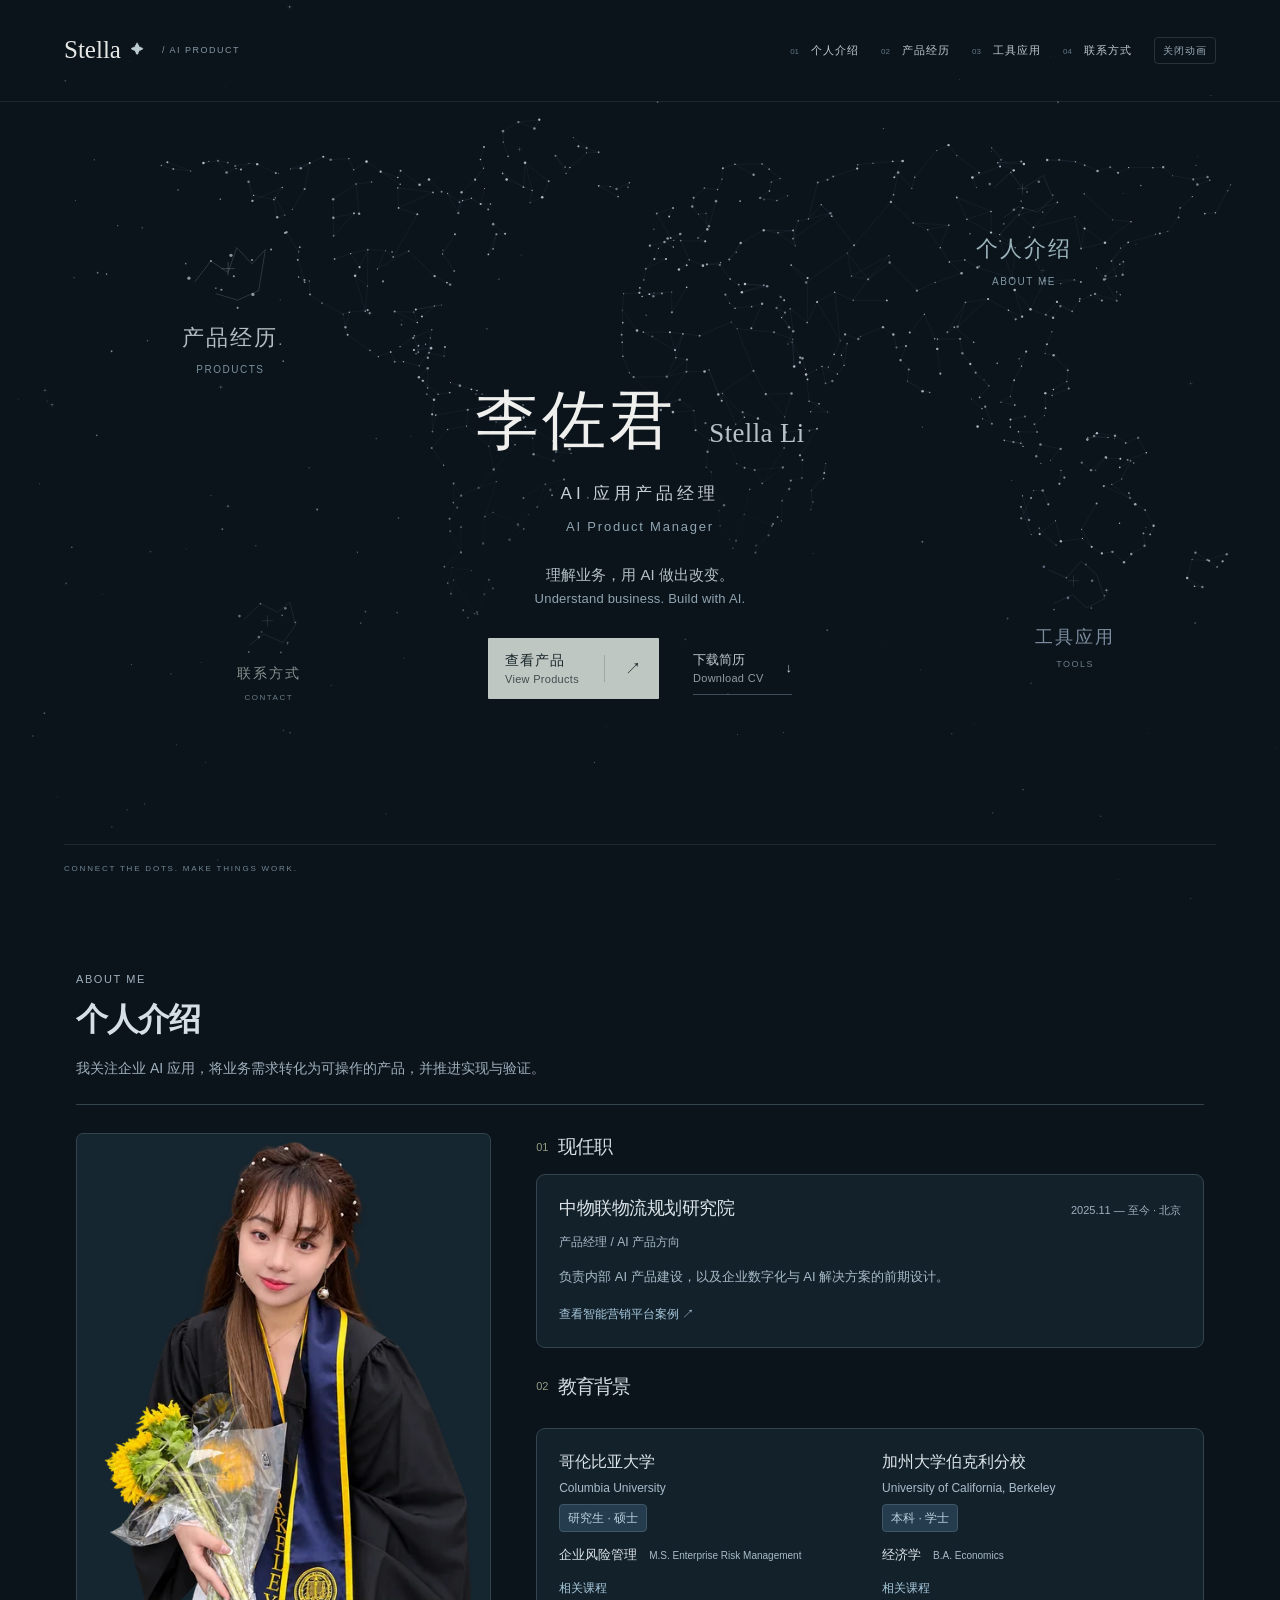
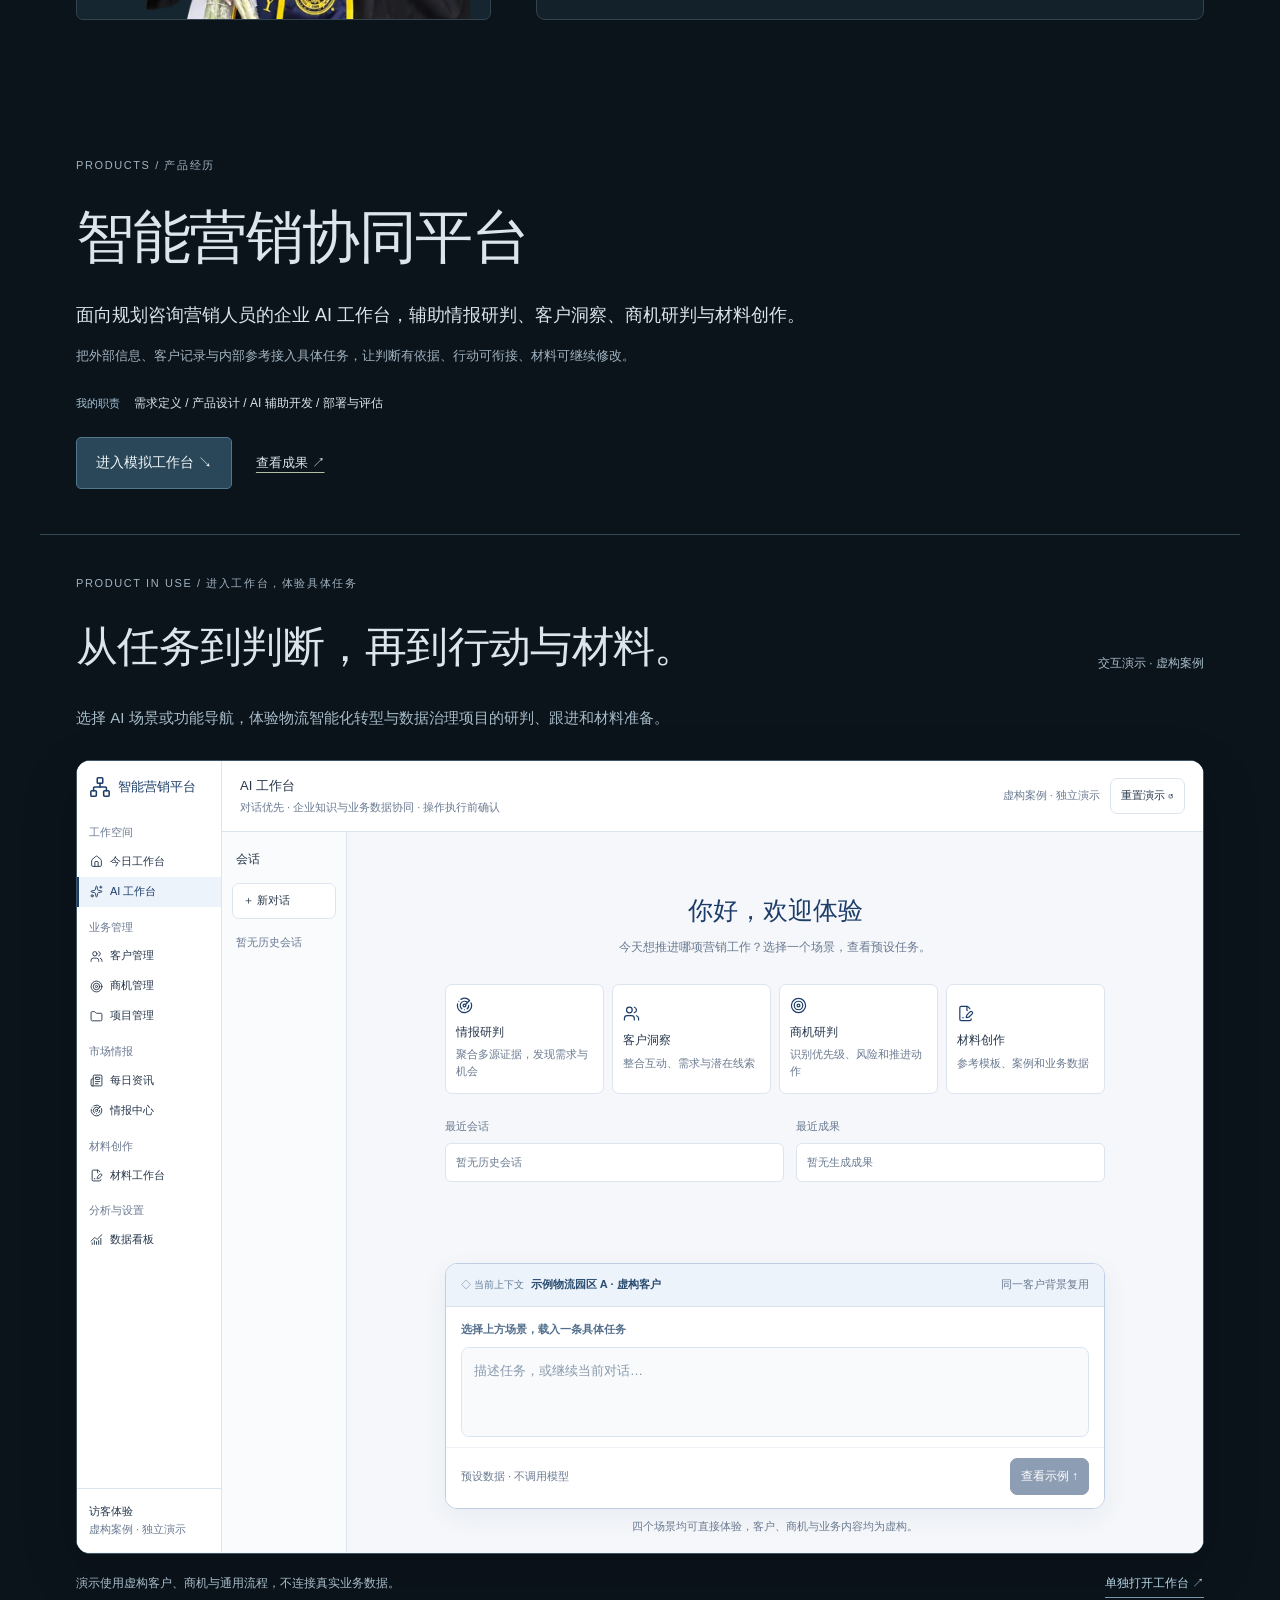
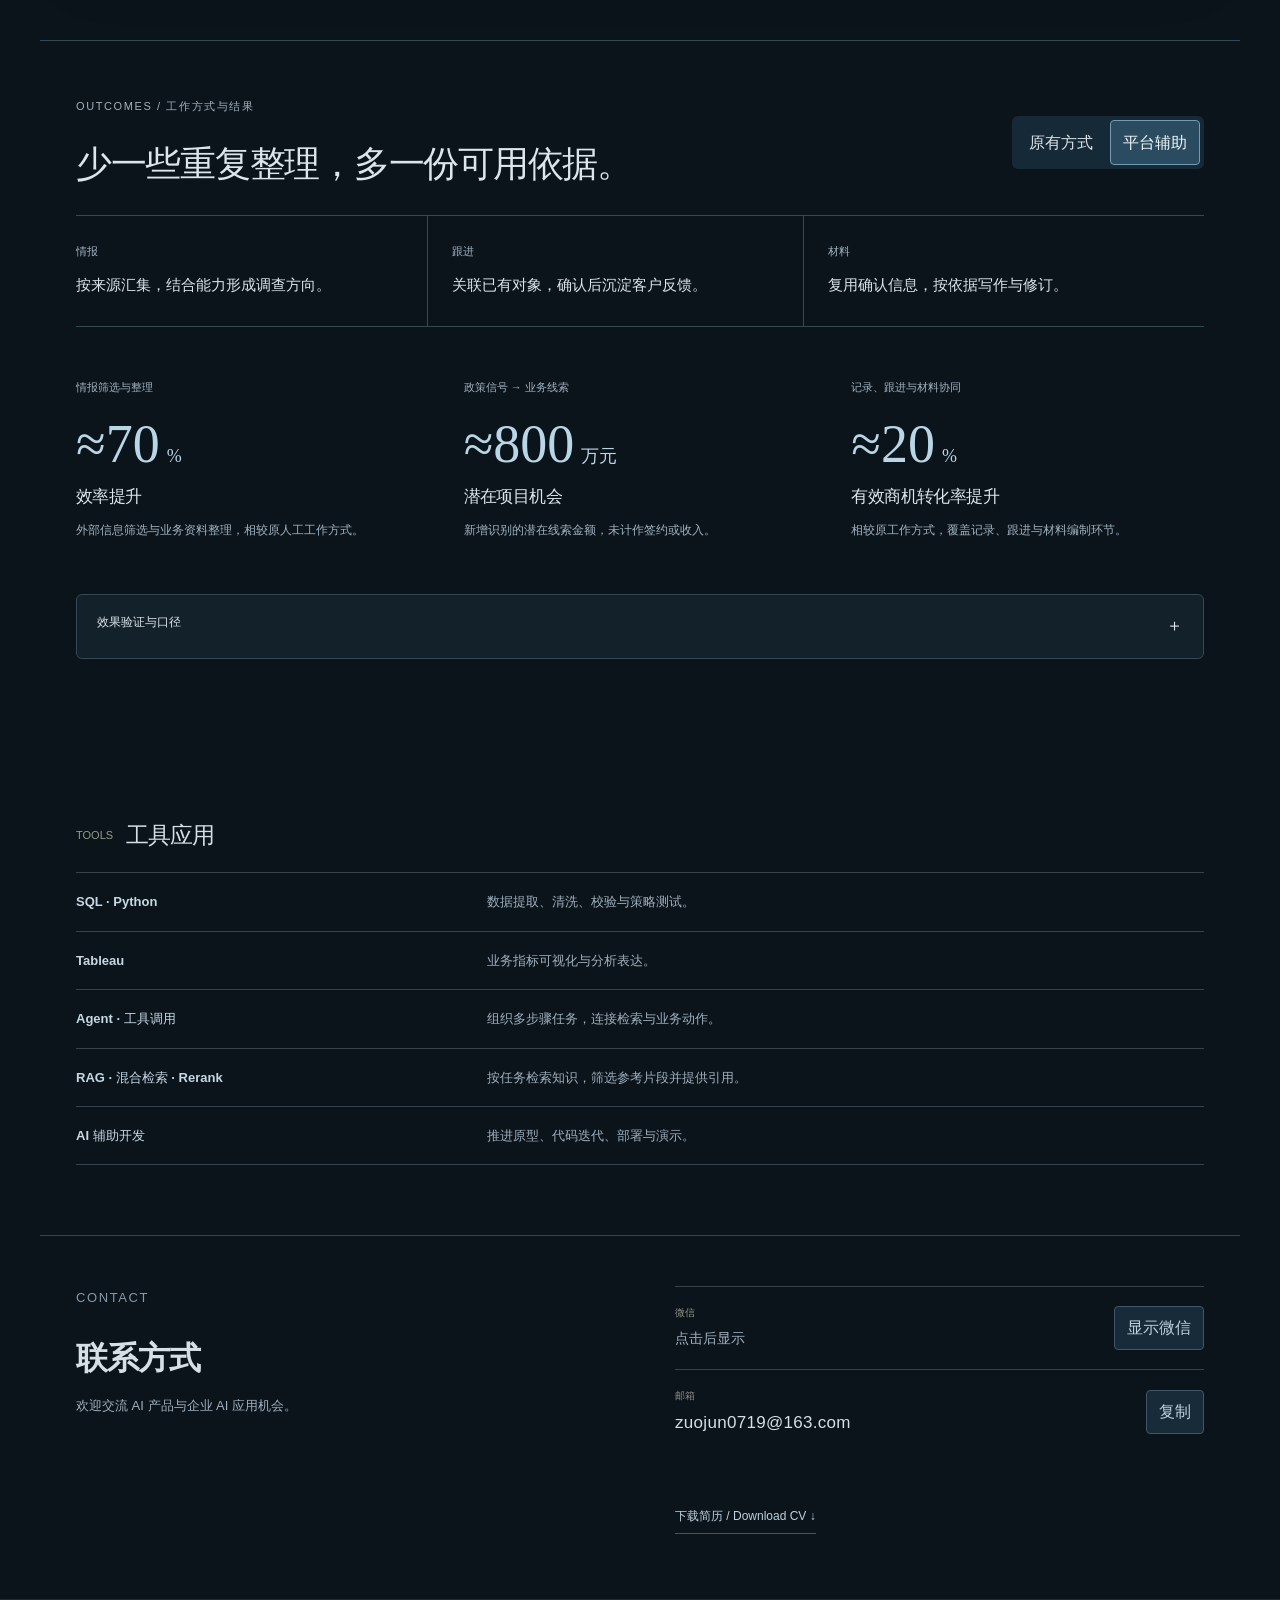
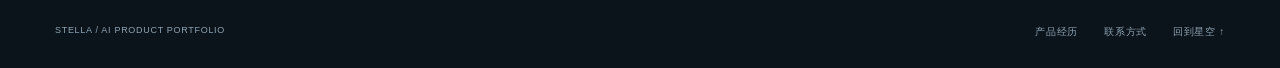
<file: index.html>
<!DOCTYPE html>

<html lang="zh-CN"><head><meta charset="utf-8"/><meta content="width=device-width,initial-scale=1" name="viewport"/><meta content="李佐君 Stella 的 AI 产品作品集。了解我的背景、产品思考与智能营销协同平台实践。" name="description"/><title>李佐君 Stella · AI 产品作品集</title><link href="data:image/svg+xml,%3Csvg xmlns='http://www.w3.org/2000/svg' viewBox='0 0 100 100'%3E%3Crect width='100' height='100' rx='25' fill='%23152536'/%3E%3Ctext x='50' y='68' text-anchor='middle' font-size='65' fill='%23d1f288'%3ES%3C/text%3E%3C/svg%3E" rel="icon"/><link href="style.css?v=9beb73ac87fb" rel="stylesheet"/><link href="theme.css?v=da8f5f14aa8b" rel="stylesheet"/><link href="case-study.css?v=1e0384e856d8" rel="stylesheet"/><link href="profile.css?v=ec96cf6f4427" rel="stylesheet"/><link href="star-cover.css?v=66c2914ac2a7" rel="stylesheet"/><link href="mist-theme.css?v=0a12998b5a14" rel="stylesheet"/><link href="single-page.css?v=70b857f5098d" rel="stylesheet"/><link href="portfolio-workbench.css?v=da43f4b7c517" rel="stylesheet"/></head>
<body class="cover-page star-home single-page"><a class="sky-skip" href="#main">跳转至主要内容</a><div aria-hidden="true" class="star-layer"><canvas id="world-stars"></canvas></div><main id="main"><div class="night-stage" id="night-stage"><header class="sky-header"><button aria-label="Stella 标识：查看 S 星座彩蛋" class="sky-brand" id="constellation-mark"><span>Stella</span><i aria-hidden="true">✦</i><small>/ AI PRODUCT</small></button><nav aria-label="首页导航"><a href="#about-me"><span>01</span> 个人介绍</a><a href="#case"><span>02</span> 产品经历</a><a href="#tools"><span>03</span> 工具应用</a><a href="#contact"><span>04</span> 联系方式</a></nav></header><section aria-label="世界星图封面" class="sky-hero"><div class="sky-copy"><h1>李佐君 <span>Stella Li</span></h1><p class="sky-role">AI 应用产品经理<span lang="en">AI Product Manager</span></p><div class="sky-intro"><p>理解业务，用 AI 做出改变。<span lang="en">Understand business. Build with AI.</span></p></div><div class="sky-actions"><a class="sky-primary" href="#case"><strong class="action-copy">查看产品<small lang="en">View Products</small></strong><span>↗</span></a><a class="sky-resume" download="李佐君-中文简历_产品经理.pdf" href="assets/stella-product-manager-resume.pdf?v=6448fec37224"><strong class="action-copy">下载简历<small lang="en">Download CV</small></strong><span>↓</span></a></div></div><nav aria-label="探索个人作品集" class="star-portals"><a aria-label="联系方式" class="star-portal portal-career portal-contact" href="#contact"><svg aria-hidden="true" class="portal-starmap" viewbox="0 0 100 90"><path d="M18 35 L39 15 L61 26 L77 13 L84 43 L68 65 L43 54 L24 69"></path><circle cx="18" cy="35" r="1.7" style="--scatter-x:-6px;--scatter-y:-4px"></circle><circle cx="39" cy="15" r="1.1" style="--scatter-x:0px;--scatter-y:0px"></circle><circle cx="61" cy="26" r="1.1" style="--scatter-x:6px;--scatter-y:4px"></circle><circle cx="77" cy="13" r="1.7" style="--scatter-x:-6px;--scatter-y:8px"></circle><circle cx="84" cy="43" r="1.1" style="--scatter-x:0px;--scatter-y:-4px"></circle><circle cx="68" cy="65" r="1.1" style="--scatter-x:6px;--scatter-y:0px"></circle><circle cx="43" cy="54" r="1.7" style="--scatter-x:-6px;--scatter-y:4px"></circle><circle cx="24" cy="69" r="1.1" style="--scatter-x:0px;--scatter-y:8px"></circle><path class="portal-spark" d="M48 30v14M41 37h14"></path></svg><span class="portal-label"><b>联系方式</b><small>CONTACT</small></span><span aria-hidden="true" class="portal-enter">↗</span></a><a aria-label="产品经历" class="star-portal portal-projects" href="#case"><svg aria-hidden="true" class="portal-starmap" viewbox="0 0 100 90"><path d="M13 51 L30 29 L48 41 L57 15 L73 32 L87 17 L80 60 L58 70 L35 63"></path><circle cx="13" cy="51" r="1.7" style="--scatter-x:-6px;--scatter-y:-4px"></circle><circle cx="30" cy="29" r="1.1" style="--scatter-x:0px;--scatter-y:0px"></circle><circle cx="48" cy="41" r="1.1" style="--scatter-x:6px;--scatter-y:4px"></circle><circle cx="57" cy="15" r="1.7" style="--scatter-x:-6px;--scatter-y:8px"></circle><circle cx="73" cy="32" r="1.1" style="--scatter-x:0px;--scatter-y:-4px"></circle><circle cx="87" cy="17" r="1.1" style="--scatter-x:6px;--scatter-y:0px"></circle><circle cx="80" cy="60" r="1.7" style="--scatter-x:-6px;--scatter-y:4px"></circle><circle cx="58" cy="70" r="1.1" style="--scatter-x:0px;--scatter-y:8px"></circle><circle cx="35" cy="63" r="1.1" style="--scatter-x:6px;--scatter-y:-4px"></circle><path class="portal-spark" d="M48 30v14M41 37h14"></path></svg><span class="portal-label"><b>产品经历</b><small>PRODUCTS</small></span><span aria-hidden="true" class="portal-enter">↗</span></a><a aria-label="工具应用" class="star-portal portal-tools" href="#tools"><svg aria-hidden="true" class="portal-starmap" viewbox="0 0 100 90"><path d="M16 23 L39 33 L58 12 L78 29 L88 60 L65 72 L47 55 L23 66"></path><circle cx="16" cy="23" r="1.7" style="--scatter-x:-6px;--scatter-y:-4px"></circle><circle cx="39" cy="33" r="1.1" style="--scatter-x:0px;--scatter-y:0px"></circle><circle cx="58" cy="12" r="1.1" style="--scatter-x:6px;--scatter-y:4px"></circle><circle cx="78" cy="29" r="1.7" style="--scatter-x:-6px;--scatter-y:8px"></circle><circle cx="88" cy="60" r="1.1" style="--scatter-x:0px;--scatter-y:-4px"></circle><circle cx="65" cy="72" r="1.1" style="--scatter-x:6px;--scatter-y:0px"></circle><circle cx="47" cy="55" r="1.7" style="--scatter-x:-6px;--scatter-y:4px"></circle><circle cx="23" cy="66" r="1.1" style="--scatter-x:0px;--scatter-y:8px"></circle><path class="portal-spark" d="M48 30v14M41 37h14"></path></svg><span class="portal-label"><b>工具应用</b><small>TOOLS</small></span><span aria-hidden="true" class="portal-enter">↗</span></a><a aria-label="个人介绍" class="star-portal portal-capabilities portal-personal" href="#about-me"><svg aria-hidden="true" class="portal-starmap" viewbox="0 0 100 90"><path d="M12 35 L33 16 L48 37 L75 20 L87 49 L68 67 L43 60 L24 74"></path><circle cx="12" cy="35" r="1.7" style="--scatter-x:-6px;--scatter-y:-4px"></circle><circle cx="33" cy="16" r="1.1" style="--scatter-x:0px;--scatter-y:0px"></circle><circle cx="48" cy="37" r="1.1" style="--scatter-x:6px;--scatter-y:4px"></circle><circle cx="75" cy="20" r="1.7" style="--scatter-x:-6px;--scatter-y:8px"></circle><circle cx="87" cy="49" r="1.1" style="--scatter-x:0px;--scatter-y:-4px"></circle><circle cx="68" cy="67" r="1.1" style="--scatter-x:6px;--scatter-y:0px"></circle><circle cx="43" cy="60" r="1.7" style="--scatter-x:-6px;--scatter-y:4px"></circle><circle cx="24" cy="74" r="1.1" style="--scatter-x:0px;--scatter-y:8px"></circle><path class="portal-spark" d="M48 30v14M41 37h14"></path></svg><span class="portal-label"><b>个人介绍</b><small>ABOUT ME</small></span><span aria-hidden="true" class="portal-enter">↗</span></a></nav><div class="sky-bottom"><span>CONNECT THE DOTS. MAKE THINGS WORK.</span></div><p aria-live="polite" class="sr-only" id="sky-status" role="status"></p><p aria-hidden="true" class="sky-touch-hint">轻触星空，发现关联</p></section></div><section aria-label="个人介绍" class="single-profile" id="about-me"><div class="wrap profile-pages single-profile-wrap"><section id="career"><div class="detail-heading about-profile-heading"><p class="eyebrow">ABOUT ME</p><h2>个人介绍</h2><p class="about-profile-intro">我关注企业 AI 应用，将业务需求转化为可操作的产品，并推进实现与验证。</p></div><div class="about-profile-layout"><figure class="about-profile-portrait"><picture><source sizes="(max-width: 360px) 270px, (max-width: 700px) 340px, (max-width: 950px) 35vw, 460px" srcset="assets/stella-portrait-480.webp 480w, assets/stella-portrait-960.webp 960w" type="image/webp"/><img alt="李佐君的毕业照，身穿毕业礼服、手持花束" decoding="async" height="1448" loading="lazy" src="assets/stella-portrait.png" width="1086"/></picture></figure><div class="about-profile-copy"><section class="detail-section"><div class="detail-section-heading"><span>01</span><h2>现任职</h2></div><article class="career-record"><div class="record-heading"><h3>中物联物流规划研究院</h3><span>2025.11 — 至今 · 北京</span></div><p class="record-role">产品经理 / AI 产品方向</p><p>负责内部 AI 产品建设，以及企业数字化与 AI 解决方案的前期设计。</p><a class="inline-link" href="#case">查看智能营销平台案例 ↗</a></article></section><section class="detail-section"><div class="detail-section-heading"><span>02</span><h2>教育背景</h2></div><div class="education education-details"><article class="education-item"><div class="education-school"><b>哥伦比亚大学</b><span class="school-english" lang="en">Columbia University</span><em>研究生 · 硕士</em></div><div class="education-degree"><b>企业风险管理</b><small>M.S. Enterprise Risk Management</small></div><details class="course-details"><summary>相关课程</summary><p>运营风险管理 · 量化风险管理 · 战略风险管理</p></details></article><article class="education-item"><div class="education-school"><b>加州大学伯克利分校</b><span class="school-english" lang="en">University of California, Berkeley</span><em>本科 · 学士</em></div><div class="education-degree"><b>经济学</b><small>B.A. Economics</small></div><details class="course-details"><summary>相关课程</summary><p>数据科学基础 · 统计 · 计量经济学</p></details></article></div></section></div></div></section></div></section><section aria-label="产品经历：智能营销协同平台" class="product-case inline-project"><section class="wrap result-hero" id="case">
<div class="hero-copy"><p class="eyebrow">PRODUCTS / 产品经历</p><h1>智能营销协同平台</h1><p class="hero-definition">面向规划咨询营销人员的企业 AI 工作台，辅助情报研判、客户洞察、商机研判与材料创作。</p><p class="hero-value">把外部信息、客户记录与内部参考接入具体任务，让判断有依据、行动可衔接、材料可继续修改。</p><div class="role-strip"><small>我的职责</small><span>需求定义 / 产品设计 / AI 辅助开发 / 部署与评估</span></div><div class="actions"><a class="solid" data-start-demo="" href="#experience">进入模拟工作台 ↘</a><a class="quiet-link" href="#impact">查看成果 ↗</a></div></div>
</section><section aria-labelledby="workbench-title" class="wrap demo-section workbench-section" id="experience"><div class="section-heading"><div><p class="eyebrow">PRODUCT IN USE / 进入工作台，体验具体任务</p><h2 id="workbench-title">从任务到判断，再到行动与材料。</h2></div><span class="local-demo-tag">交互演示 · 虚构案例</span></div><p class="experience-intro">选择 AI 场景或功能导航，体验物流智能化转型与数据治理项目的研判、跟进和材料准备。</p><div class="workbench-frame-wrap" id="demo-shell"><iframe height="820" id="platform-demo-frame" loading="lazy" sandbox="allow-scripts allow-same-origin" src="platform-demo.html?v=461e683803c9" title="智能营销协同平台模拟工作台：九个可操作模块"></iframe></div><div class="workbench-footnote"><span>演示使用虚构客户、商机与通用流程，不连接真实业务数据。</span><a href="platform-demo.html?v=461e683803c9" rel="noopener" target="_blank">单独打开工作台 ↗</a></div><noscript><p>启用 JavaScript 后可切换模拟模块，也可<a href="platform-demo.html?v=461e683803c9">单独打开演示</a>。</p></noscript></section><section class="wrap impact-section" id="impact"><div class="section-heading"><div><p class="eyebrow">OUTCOMES / 工作方式与结果</p><h2>少一些重复整理，多一份可用依据。</h2></div><div aria-label="工作方式" class="comparison-toggle" role="group"><button aria-pressed="false" id="before-mode">原有方式</button><button aria-pressed="true" id="after-mode">平台辅助</button></div></div><div class="work-comparison" id="work-comparison"><div><span>情报</span><p>按来源汇集，结合能力形成调查方向。</p></div><div><span>跟进</span><p>关联已有对象，确认后沉淀客户反馈。</p></div><div><span>材料</span><p>复用确认信息，按依据写作与修订。</p></div></div><div class="metrics"><article><small>情报筛选与整理</small><strong>≈70<span>%</span></strong><h3>效率提升</h3><p>外部信息筛选与业务资料整理，相较原人工工作方式。</p></article><article><small>政策信号 → 业务线索</small><strong>≈800<span>万元</span></strong><h3>潜在项目机会</h3><p>新增识别的潜在线索金额，未计作签约或收入。</p></article><article><small>记录、跟进与材料协同</small><strong>≈20<span>%</span></strong><h3>有效商机转化率提升</h3><p>相较原工作方式，覆盖记录、跟进与材料编制环节。</p></article></div><details><summary>效果验证与口径 <span>＋</span></summary><p>70% 为情报筛选与整理的效率提升，不换算为耗时下降；20% 为转化率增幅，不改写为百分点。以上为项目整体结果，未将结果归因于单一 AI 功能。</p><p>围绕任务完成度、信息准确性、产物可用性及业务效率检查；对创建意图、同名客户复用、上下文传递维护回归用例。</p></details></section></section><section aria-label="工具应用" class="single-profile single-tools"><div class="wrap profile-pages single-profile-wrap"><section class="compact-tools" id="tools"><div class="detail-section-heading"><span>TOOLS</span><h2>工具应用</h2></div><dl><div><dt>SQL · Python</dt><dd>数据提取、清洗、校验与策略测试。</dd></div><div><dt>Tableau</dt><dd>业务指标可视化与分析表达。</dd></div><div><dt>Agent · 工具调用</dt><dd>组织多步骤任务，连接检索与业务动作。</dd></div><div><dt>RAG · 混合检索 · Rerank</dt><dd>按任务检索知识，筛选参考片段并提供引用。</dd></div><div><dt>AI 辅助开发</dt><dd>推进原型、代码迭代、部署与演示。</dd></div></dl></section></div></section><section class="single-contact wrap" id="contact"><div><p class="eyebrow">CONTACT</p><h2>联系方式</h2><p>欢迎交流 AI 产品与企业 AI 应用机会。</p></div><div class="single-contact-options"><div class="contact-row"><div><small>微信</small><b hidden="" id="wechat-value">stellaaa000</b><span class="contact-placeholder" id="wechat-placeholder">点击后显示</span></div><button aria-controls="wechat-value" aria-expanded="false" aria-label="显示微信号" class="copy-contact" data-reveal-wechat="" type="button">显示微信</button></div><div class="contact-row"><div><small>邮箱</small><a href="mailto:zuojun0719@163.com">zuojun0719@163.com</a></div><button aria-label="复制邮箱地址" class="copy-contact" data-copy="zuojun0719@163.com" type="button">复制</button></div><p aria-live="polite" id="contact-status" role="status"></p><a class="single-resume" download="李佐君-中文简历_产品经理.pdf" href="assets/stella-product-manager-resume.pdf?v=6448fec37224">下载简历 / Download CV ↓</a></div></section></main><footer class="home-footer"><span>STELLA / AI PRODUCT PORTFOLIO</span><div><a href="#case">产品经历</a><a href="#contact">联系方式</a><a href="#main">回到星空 ↑</a></div></footer><script src="motion.js?v=b510bfff6115"></script><script src="star-cover.js?v=d45c13686f21"></script><script src="single-page.js?v=c5982d43eb2a"></script><script src="portfolio-workbench.js?v=d80e7a63f87a"></script></body></html>
</file>
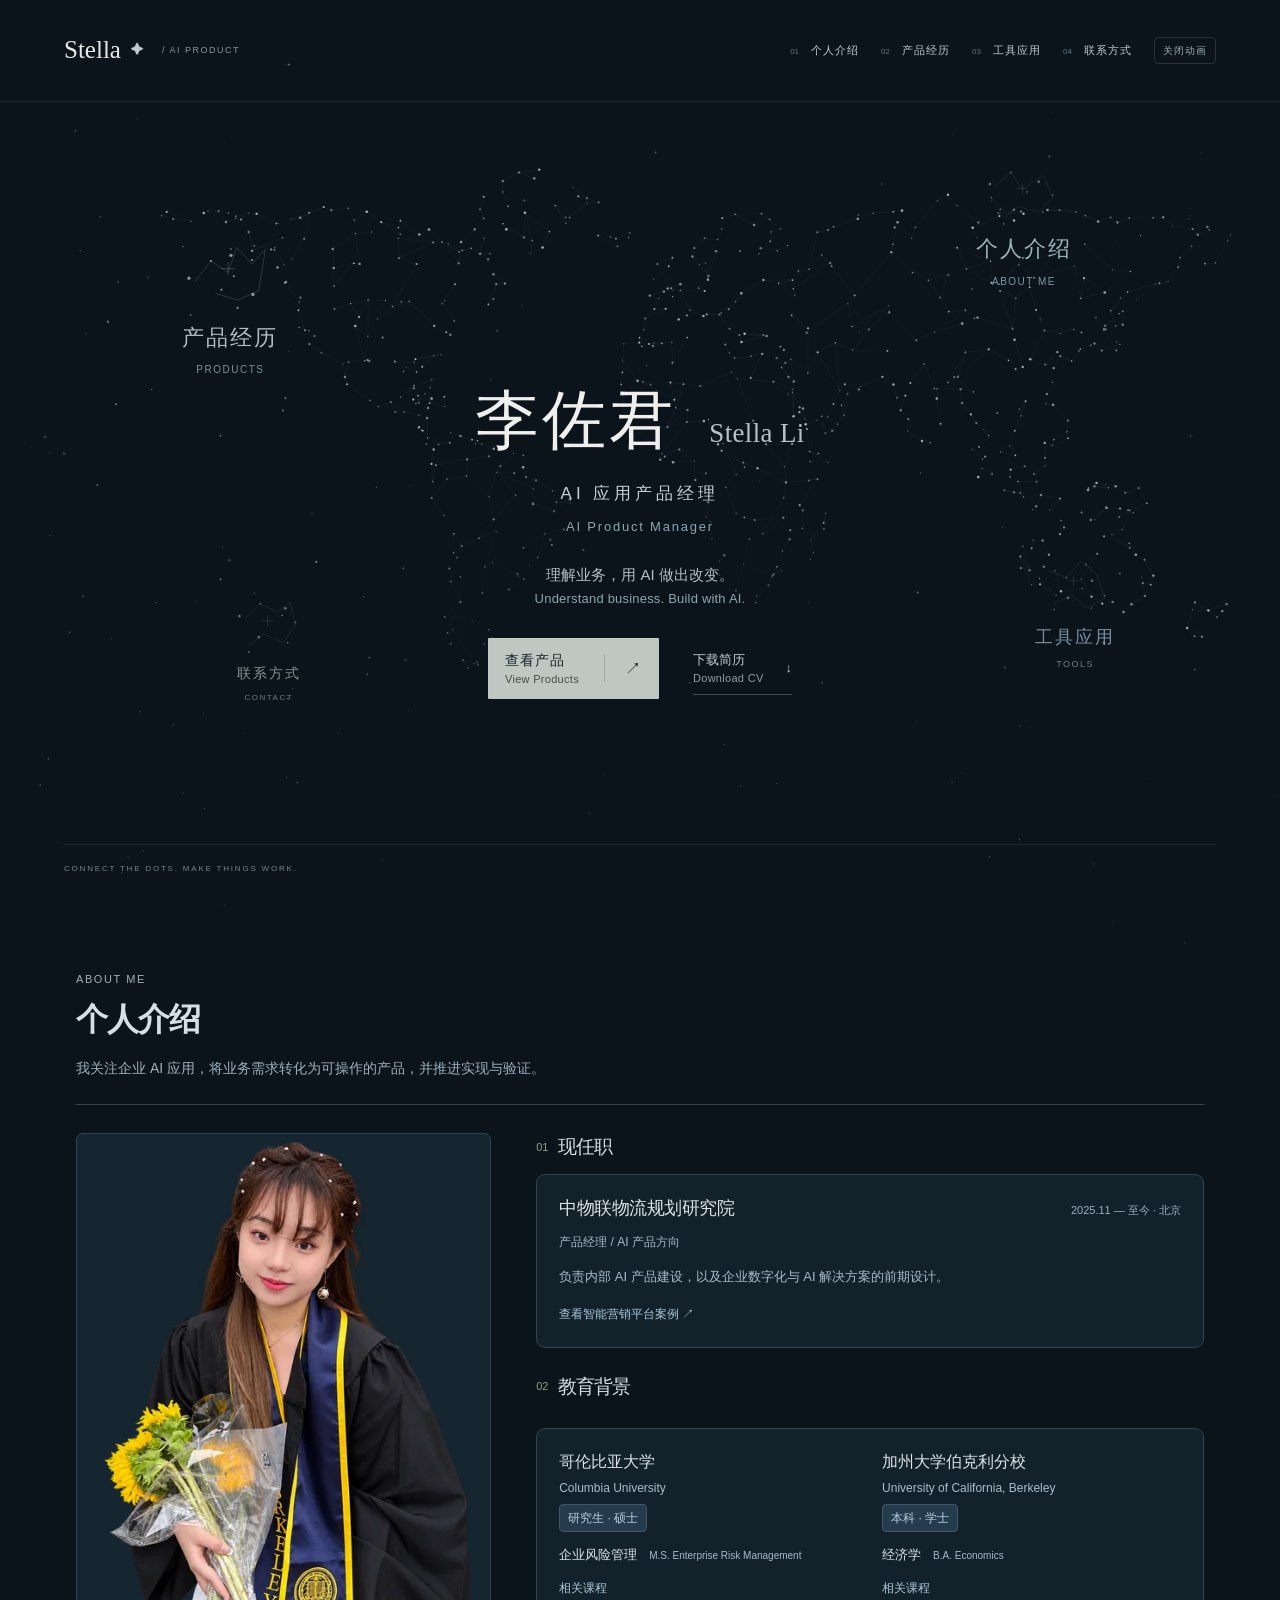
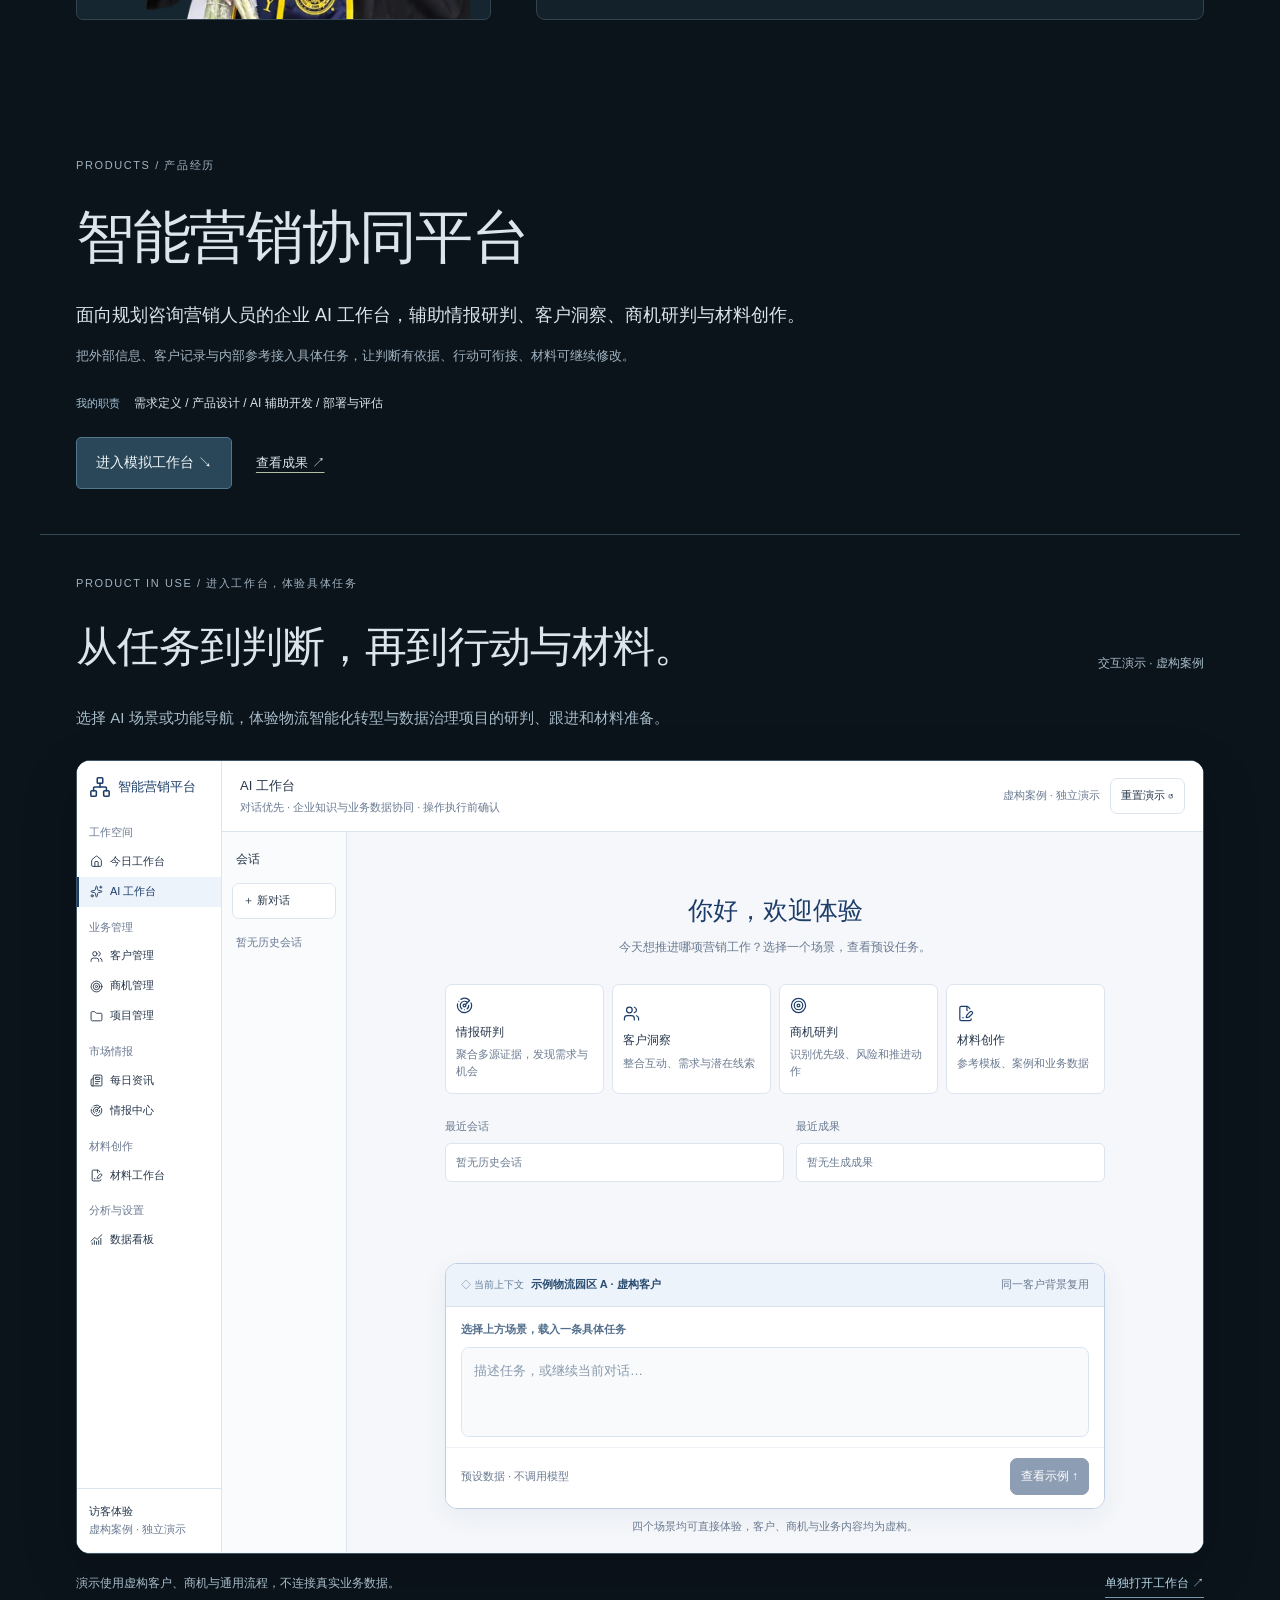
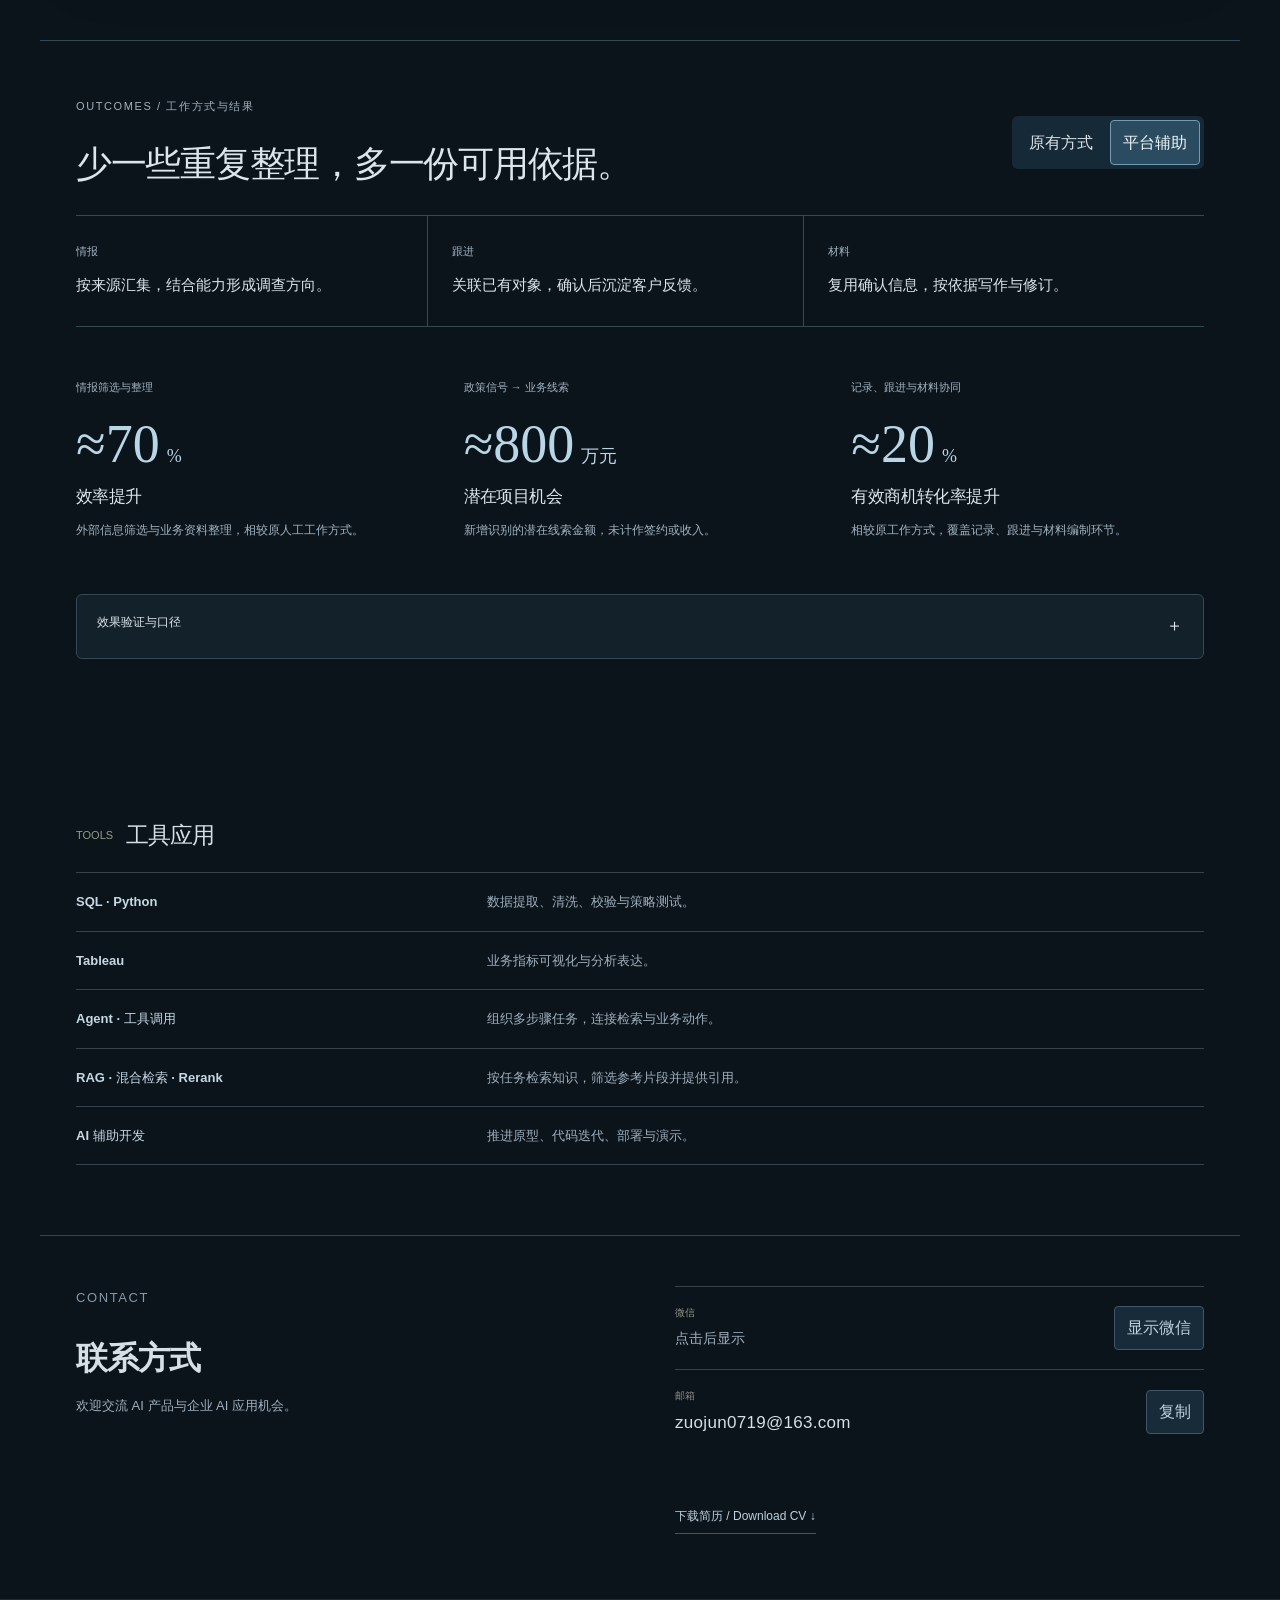
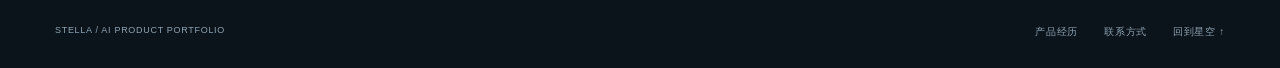
<file: about.html>
<!doctype html><html lang="zh-CN"><head><meta charset="UTF-8"><meta name="viewport" content="width=device-width,initial-scale=1"><meta http-equiv="refresh" content="0;url=index.html#career"><title>履历背景｜李佐君 Stella</title><link rel="canonical" href="index.html#career"></head><body><a href="index.html#career">查看履历背景 ↗</a></body></html>
</file>
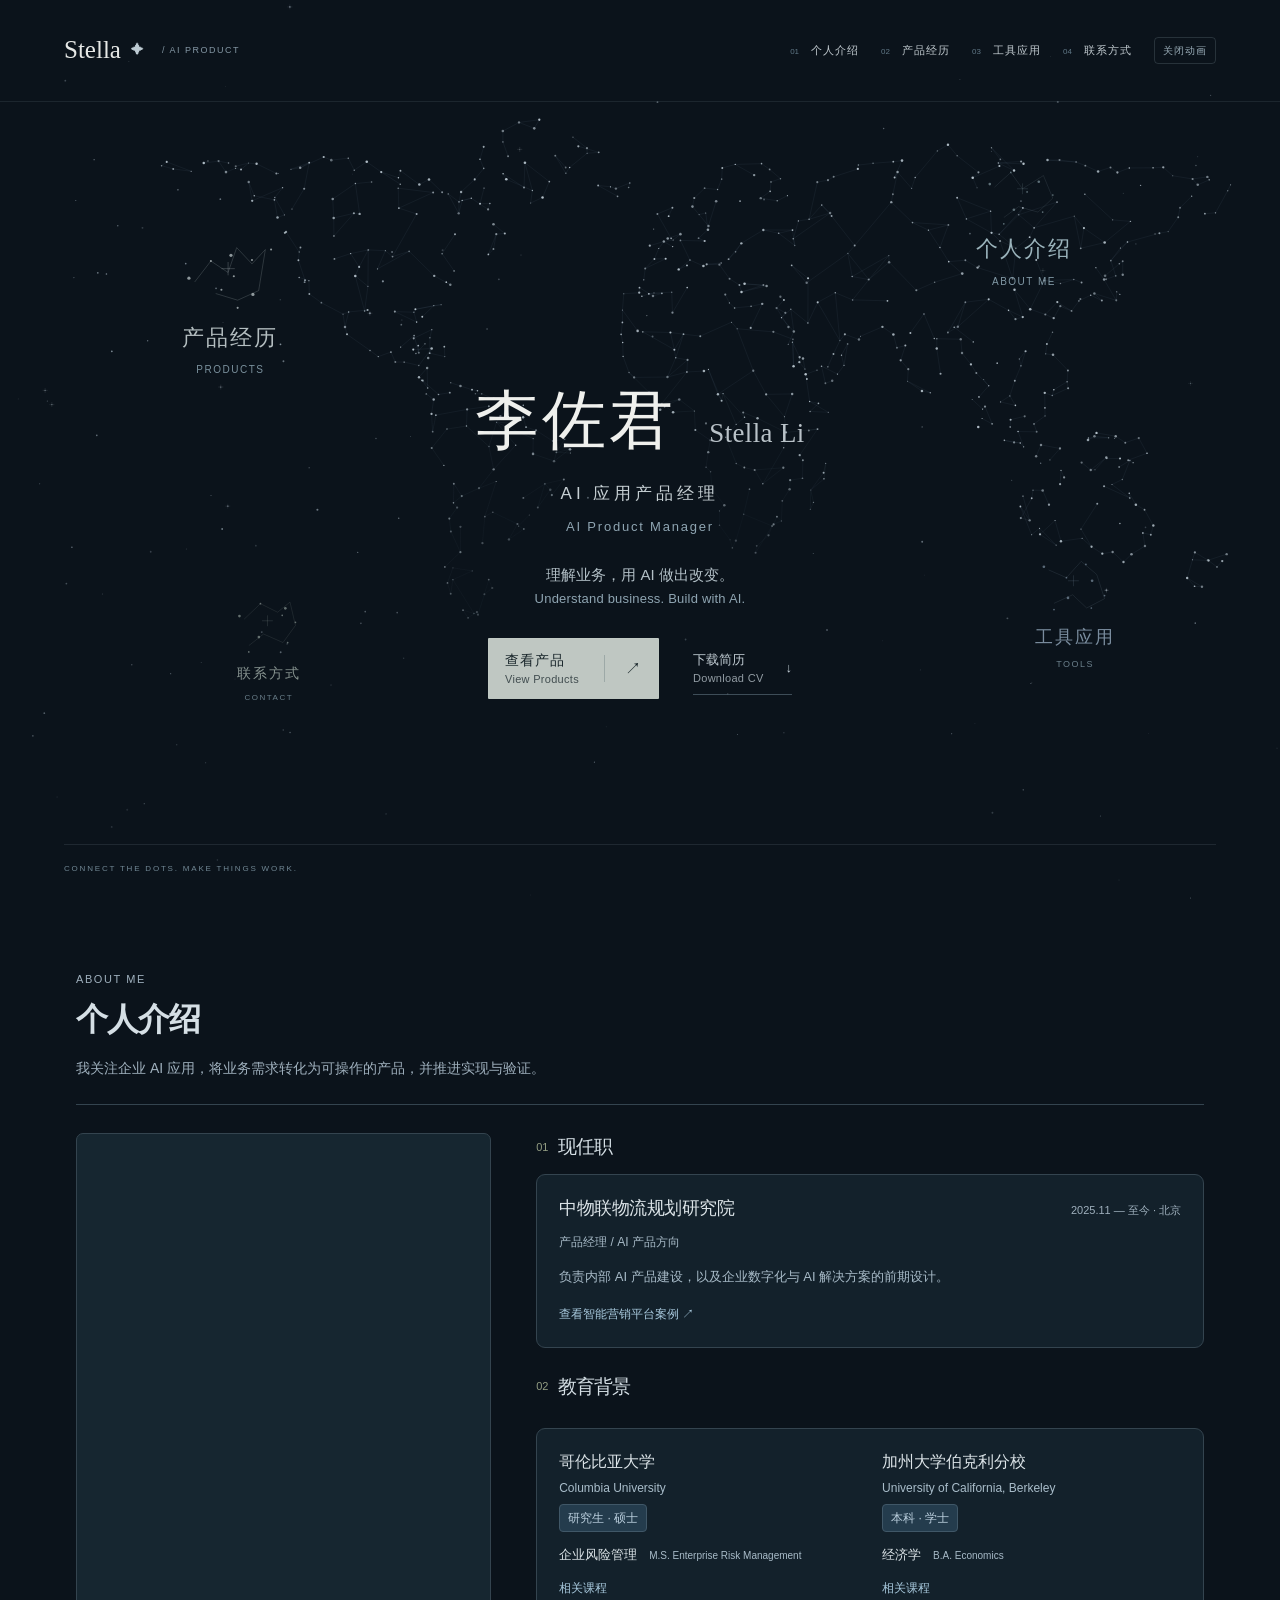
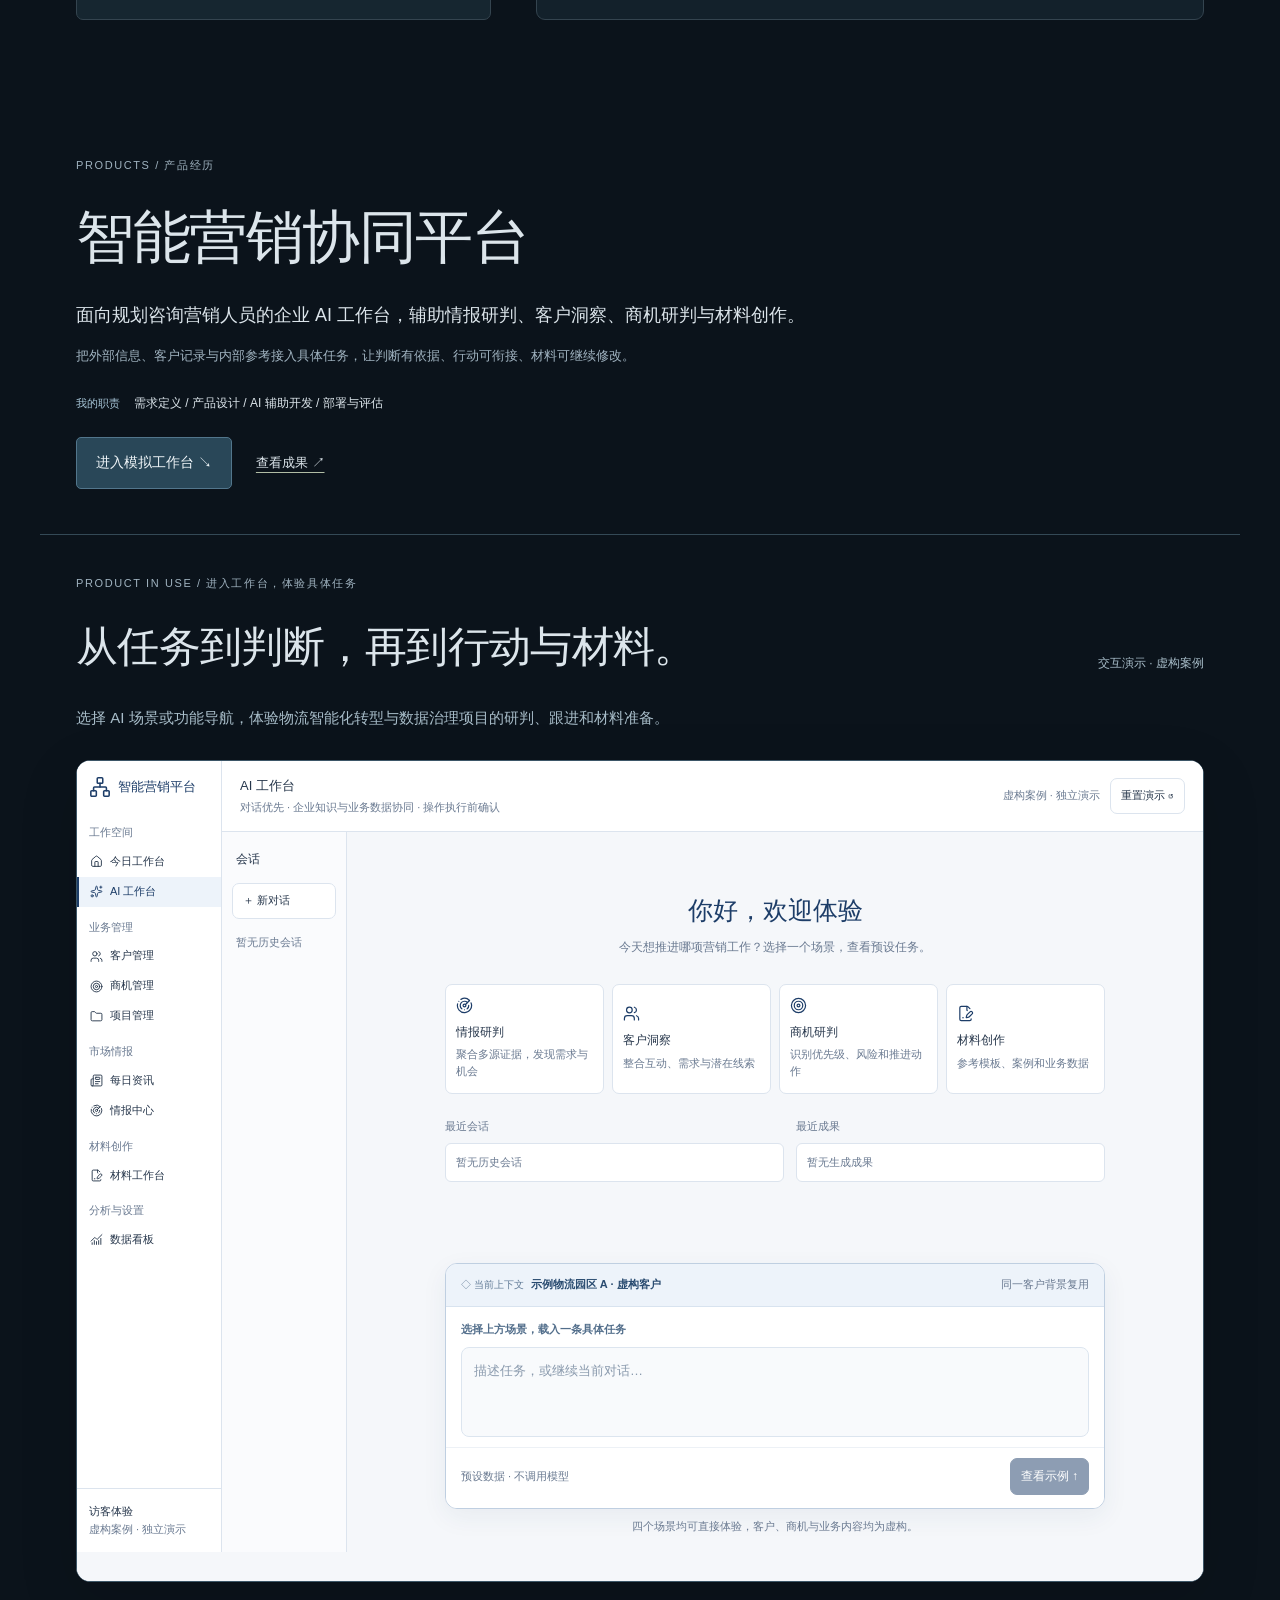
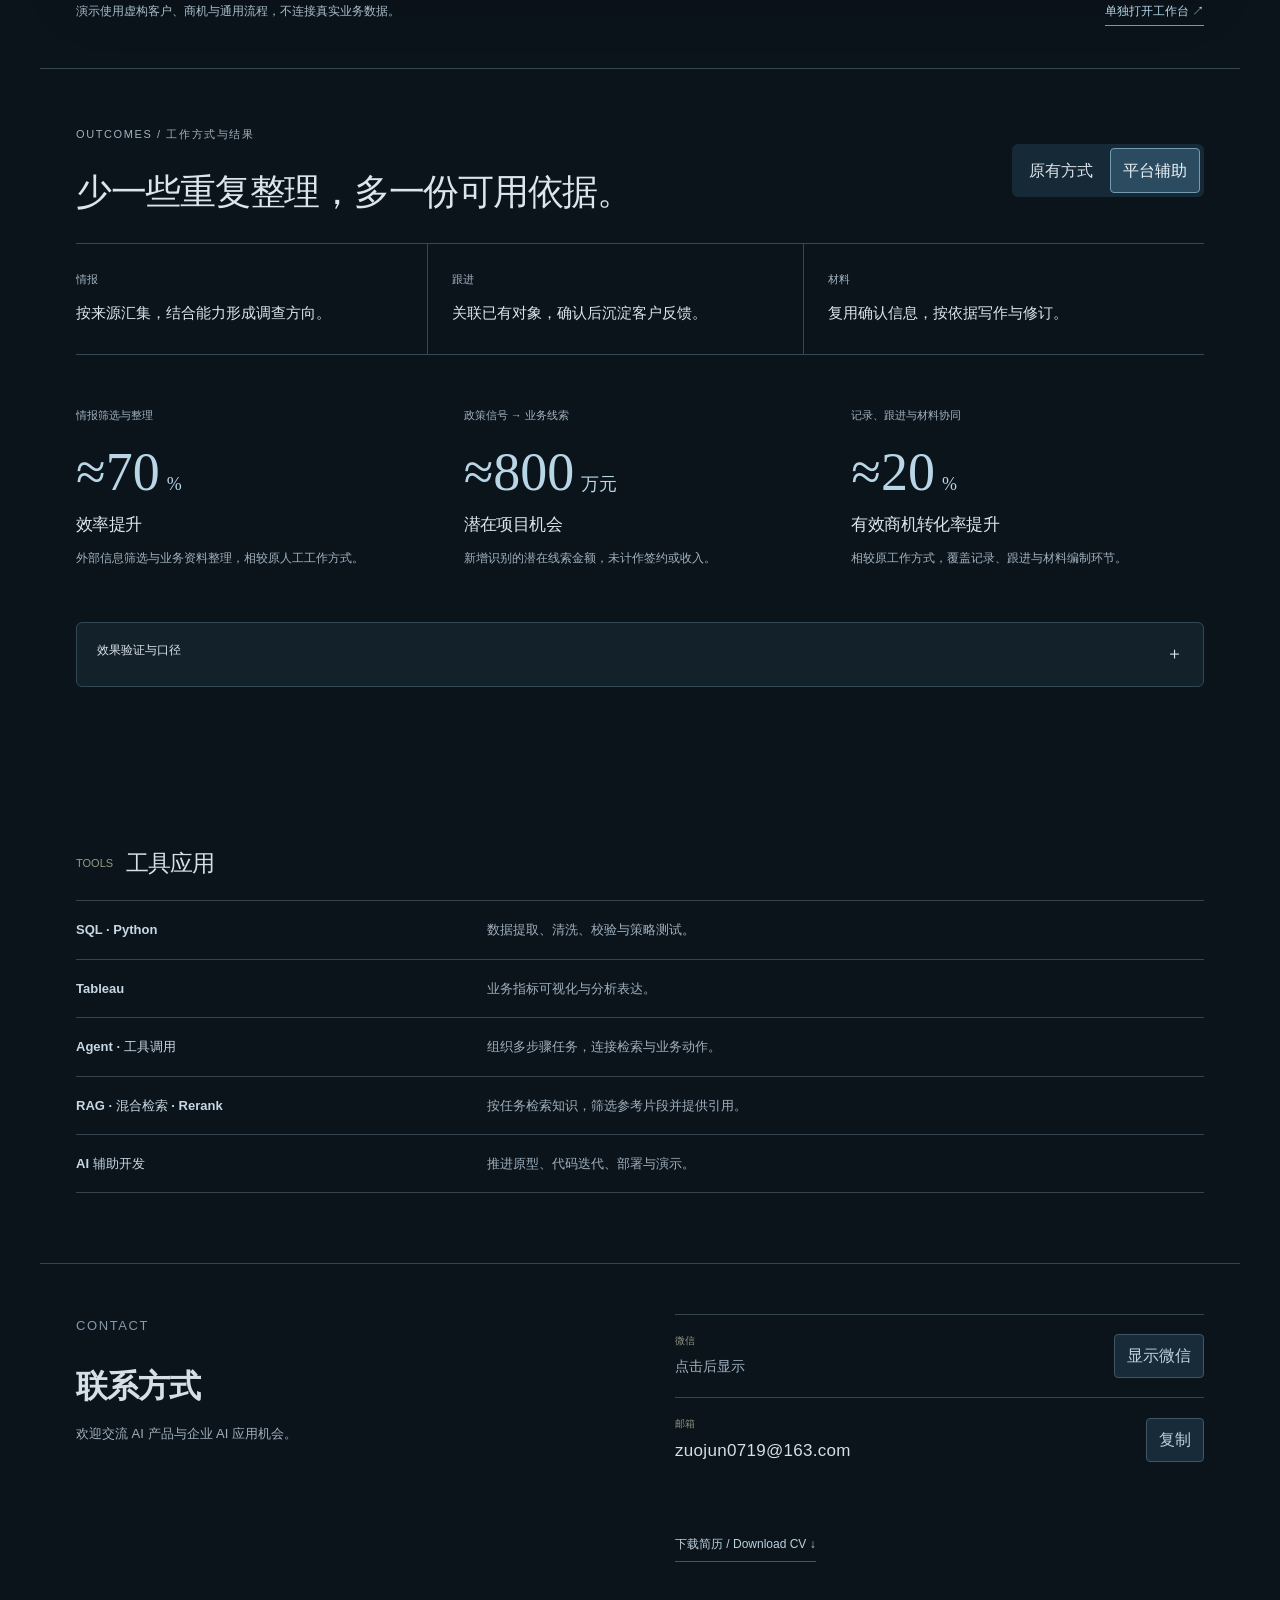
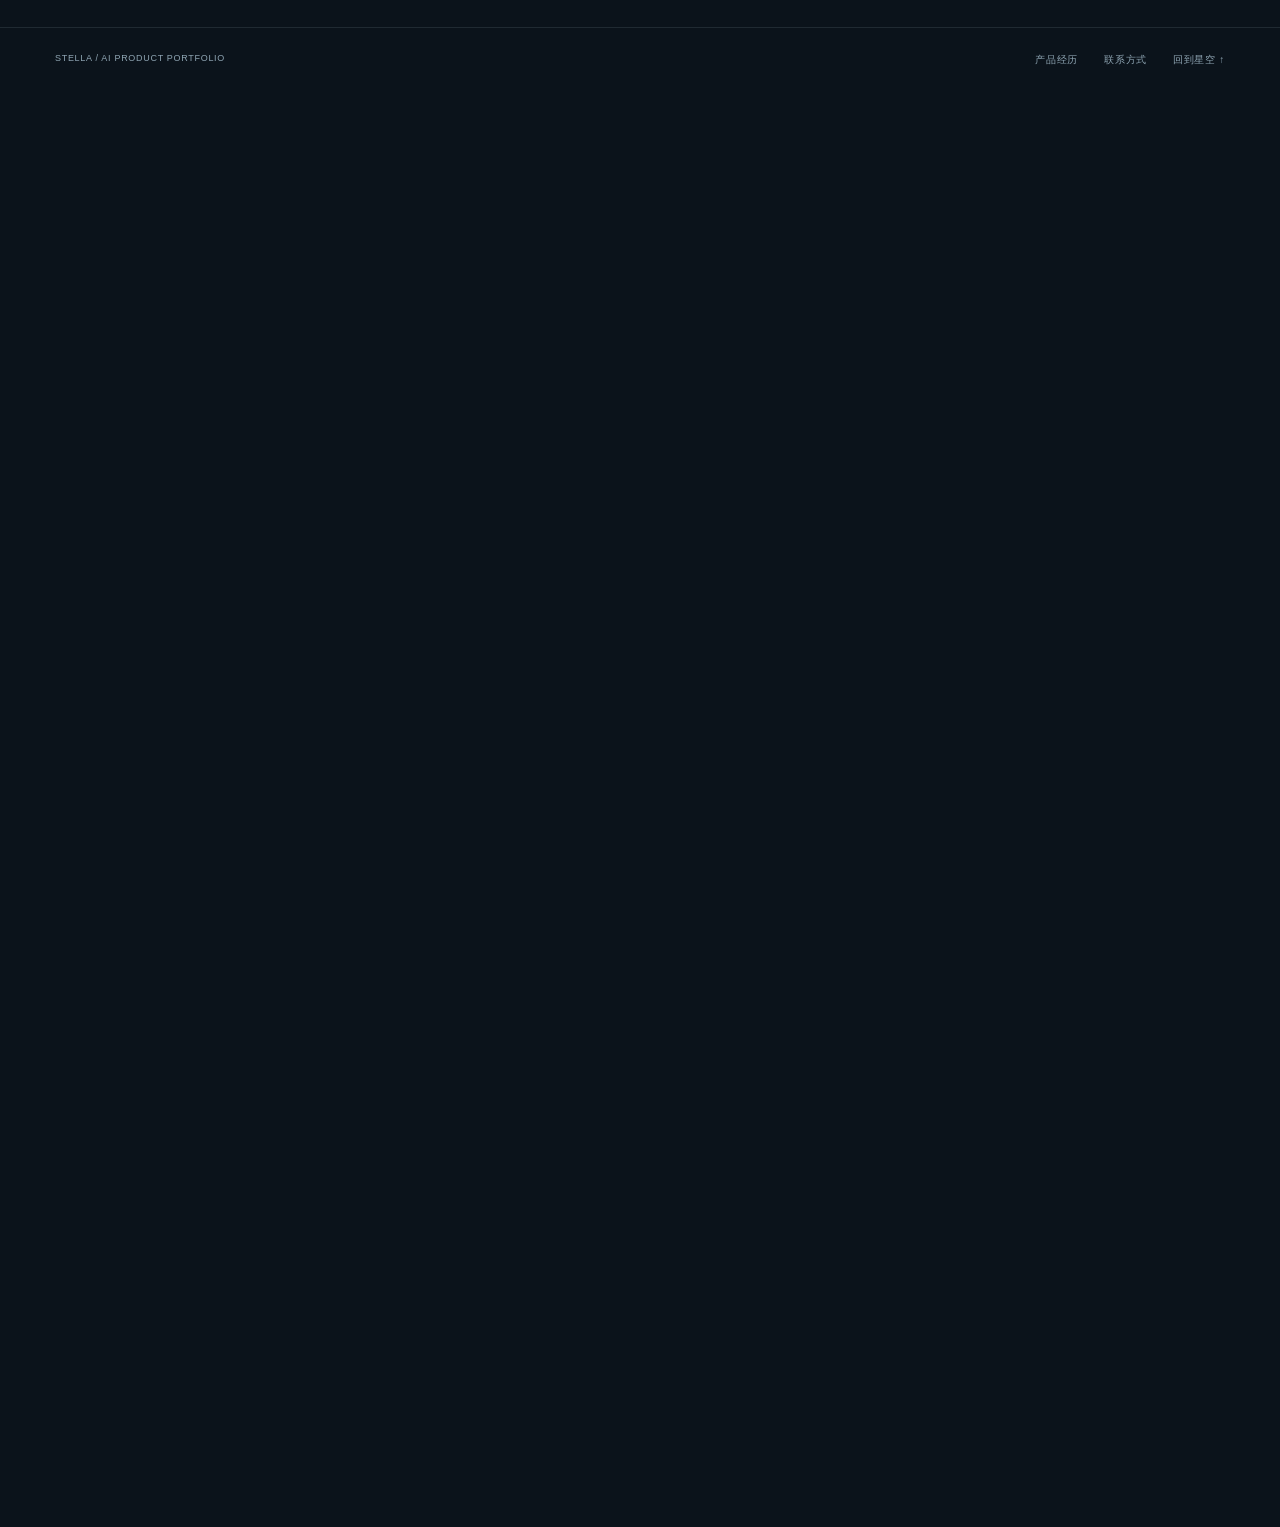
<file: capabilities.html>
<!doctype html><html lang="zh-CN"><head><meta charset="UTF-8"><meta name="viewport" content="width=device-width,initial-scale=1"><meta http-equiv="refresh" content="0;url=index.html#tools"><title>工具与应用｜李佐君 Stella</title><link rel="canonical" href="index.html#tools"></head><body><a href="index.html#tools">查看工具与应用 ↗</a></body></html>
</file>
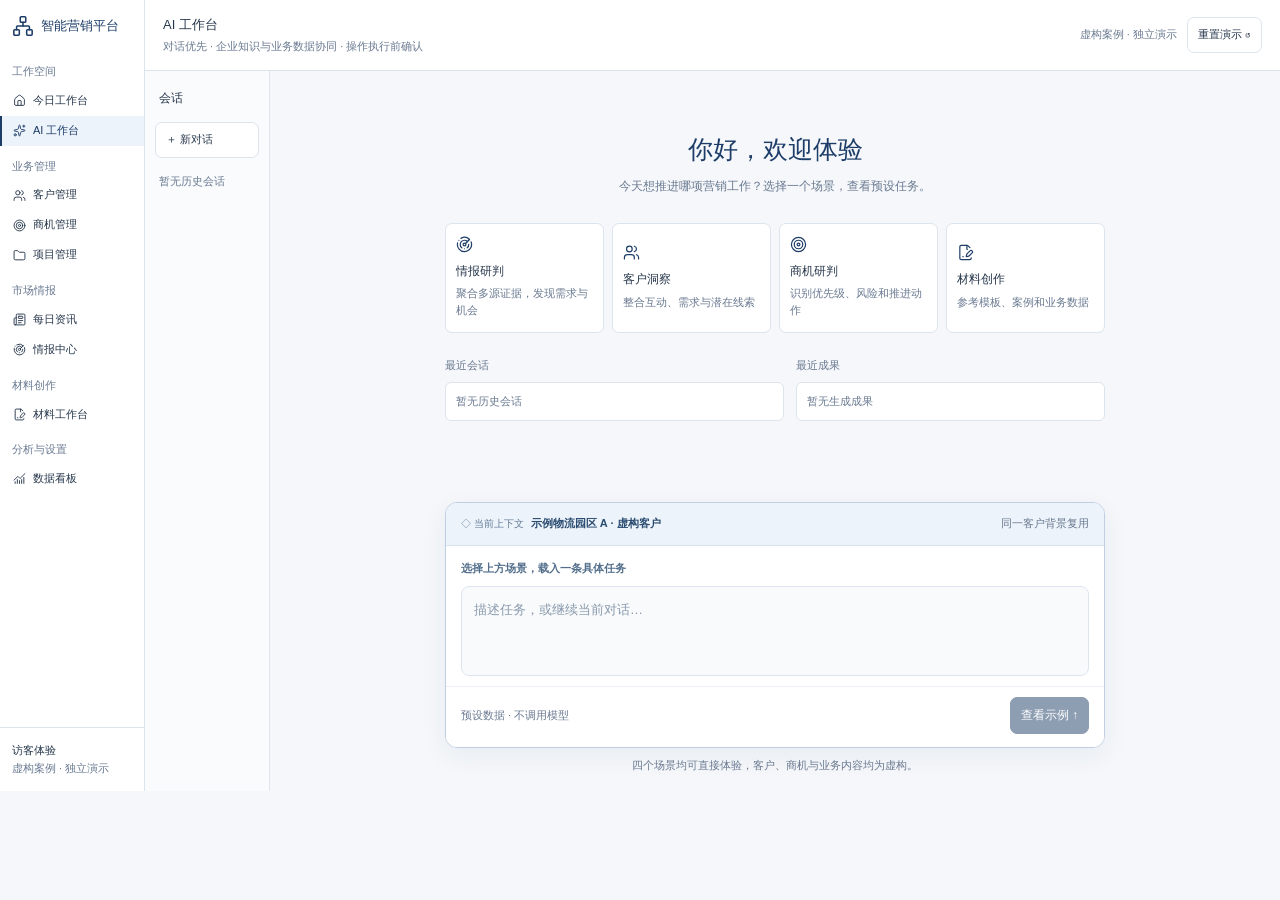
<file: platform-demo.html>
<!DOCTYPE html>

<html lang="zh-CN"><head><meta charset="utf-8"/><meta content="width=device-width,initial-scale=1" name="viewport"/><title>智能营销协同平台 · 交互演示</title><link href="platform-demo.css?v=97cb0dda2449" rel="stylesheet"/></head><body><div id="actual-ai-workbench">
<aside class="aw-sidebar"><div class="aw-brand"><svg aria-hidden="true" fill="none" stroke="currentColor" stroke-linecap="round" stroke-linejoin="round" stroke-width="1.7" viewbox="0 0 24 24" xmlns="http://www.w3.org/2000/svg"><rect height="6" rx="1" width="6" x="16" y="16"></rect><rect height="6" rx="1" width="6" x="2" y="16"></rect><rect height="6" rx="1" width="6" x="9" y="2"></rect><path d="M5 16v-3a1 1 0 0 1 1-1h12a1 1 0 0 1 1 1v3"></path><path d="M12 12V8"></path></svg><b>智能营销平台</b></div><small>工作空间</small><button aria-pressed="false" class="cursor-interaction" data-page="today" type="button"><svg aria-hidden="true" fill="none" stroke="currentColor" stroke-linecap="round" stroke-linejoin="round" stroke-width="1.7" viewbox="0 0 24 24" xmlns="http://www.w3.org/2000/svg"><path d="M15 21v-8a1 1 0 0 0-1-1h-4a1 1 0 0 0-1 1v8"></path><path d="M3 10a2 2 0 0 1 .709-1.528l7-6a2 2 0 0 1 2.582 0l7 6A2 2 0 0 1 21 10v9a2 2 0 0 1-2 2H5a2 2 0 0 1-2-2z"></path></svg>今日工作台</button><button aria-pressed="true" class="cursor-interaction" data-page="ai" type="button"><svg aria-hidden="true" fill="none" stroke="currentColor" stroke-linecap="round" stroke-linejoin="round" stroke-width="1.7" viewbox="0 0 24 24" xmlns="http://www.w3.org/2000/svg"><path d="M11.017 2.814a1 1 0 0 1 1.966 0l1.051 5.558a2 2 0 0 0 1.594 1.594l5.558 1.051a1 1 0 0 1 0 1.966l-5.558 1.051a2 2 0 0 0-1.594 1.594l-1.051 5.558a1 1 0 0 1-1.966 0l-1.051-5.558a2 2 0 0 0-1.594-1.594l-5.558-1.051a1 1 0 0 1 0-1.966l5.558-1.051a2 2 0 0 0 1.594-1.594z"></path><path d="M20 2v4"></path><path d="M22 4h-4"></path><circle cx="4" cy="20" r="2"></circle></svg>AI 工作台</button><small>业务管理</small><button aria-pressed="false" class="cursor-interaction" data-page="customers" type="button"><svg aria-hidden="true" fill="none" stroke="currentColor" stroke-linecap="round" stroke-linejoin="round" stroke-width="1.7" viewbox="0 0 24 24" xmlns="http://www.w3.org/2000/svg"><path d="M16 21v-2a4 4 0 0 0-4-4H6a4 4 0 0 0-4 4v2"></path><path d="M16 3.128a4 4 0 0 1 0 7.744"></path><path d="M22 21v-2a4 4 0 0 0-3-3.87"></path><circle cx="9" cy="7" r="4"></circle></svg>客户管理</button><button aria-pressed="false" class="cursor-interaction" data-page="opportunities" type="button"><svg aria-hidden="true" fill="none" stroke="currentColor" stroke-linecap="round" stroke-linejoin="round" stroke-width="1.7" viewbox="0 0 24 24" xmlns="http://www.w3.org/2000/svg"><circle cx="12" cy="12" r="10"></circle><circle cx="12" cy="12" r="6"></circle><circle cx="12" cy="12" r="2"></circle></svg>商机管理</button><button aria-pressed="false" class="cursor-interaction" data-page="projects" type="button"><svg aria-hidden="true" fill="none" stroke="currentColor" stroke-linecap="round" stroke-linejoin="round" stroke-width="1.7" viewbox="0 0 24 24" xmlns="http://www.w3.org/2000/svg"><path d="M20 20a2 2 0 0 0 2-2V8a2 2 0 0 0-2-2h-7.9a2 2 0 0 1-1.69-.9L9.6 3.9A2 2 0 0 0 7.93 3H4a2 2 0 0 0-2 2v13a2 2 0 0 0 2 2Z"></path></svg>项目管理</button><small>市场情报</small><button aria-pressed="false" class="cursor-interaction" data-page="news" type="button"><svg aria-hidden="true" fill="none" stroke="currentColor" stroke-linecap="round" stroke-linejoin="round" stroke-width="1.7" viewbox="0 0 24 24" xmlns="http://www.w3.org/2000/svg"><path d="M15 18h-5"></path><path d="M18 14h-8"></path><path d="M4 22h16a2 2 0 0 0 2-2V4a2 2 0 0 0-2-2H8a2 2 0 0 0-2 2v16a2 2 0 0 1-4 0v-9a2 2 0 0 1 2-2h2"></path><rect height="4" rx="1" width="8" x="10" y="6"></rect></svg>每日资讯</button><button aria-pressed="false" class="cursor-interaction" data-page="intelligence" type="button"><svg aria-hidden="true" fill="none" stroke="currentColor" stroke-linecap="round" stroke-linejoin="round" stroke-width="1.7" viewbox="0 0 24 24" xmlns="http://www.w3.org/2000/svg"><path d="M19.07 4.93A10 10 0 0 0 6.99 3.34"></path><path d="M4 6h.01"></path><path d="M2.29 9.62A10 10 0 1 0 21.31 8.35"></path><path d="M16.24 7.76A6 6 0 1 0 8.23 16.67"></path><path d="M12 18h.01"></path><path d="M17.99 11.66A6 6 0 0 1 15.77 16.67"></path><circle cx="12" cy="12" r="2"></circle><path d="m13.41 10.59 5.66-5.66"></path></svg>情报中心</button><small>材料创作</small><button aria-pressed="false" class="cursor-interaction" data-page="materials" type="button"><svg aria-hidden="true" fill="none" stroke="currentColor" stroke-linecap="round" stroke-linejoin="round" stroke-width="1.7" viewbox="0 0 24 24" xmlns="http://www.w3.org/2000/svg"><path d="M14.364 13.634a2 2 0 0 0-.506.854l-.837 2.87a.5.5 0 0 0 .62.62l2.87-.837a2 2 0 0 0 .854-.506l4.013-4.009a1 1 0 0 0-3.004-3.004z"></path><path d="M14.487 7.858A1 1 0 0 1 14 7V2"></path><path d="M20 19.645V20a2 2 0 0 1-2 2H6a2 2 0 0 1-2-2V4a2 2 0 0 1 2-2h8a2.4 2.4 0 0 1 1.704.706l2.516 2.516"></path><path d="M8 18h1"></path></svg>材料工作台</button><small>分析与设置</small><button aria-pressed="false" class="cursor-interaction" data-page="dashboard" type="button"><svg aria-hidden="true" fill="none" stroke="currentColor" stroke-linecap="round" stroke-linejoin="round" stroke-width="1.7" viewbox="0 0 24 24" xmlns="http://www.w3.org/2000/svg"><path d="M12 16v5"></path><path d="M16 14v7"></path><path d="M20 10v11"></path><path d="m22 3-8.646 8.646a.5.5 0 0 1-.708 0L9.354 8.354a.5.5 0 0 0-.707 0L2 15"></path><path d="M4 18v3"></path><path d="M8 14v7"></path></svg>数据看板</button><div class="aw-account">访客体验<small>虚构案例 · 独立演示</small></div></aside>
<div class="aw-app"><header class="aw-top"><div><b>AI 工作台</b><small>对话优先 · 企业知识与业务数据协同 · 操作执行前确认</small></div><div class="aw-header-actions"><span>虚构案例 · 独立演示</span><button data-reset-demo="" type="button">重置演示 ↺</button></div></header>
<label class="aw-mobile-nav">切换模块<select aria-label="选择演示模块" data-mobile-nav=""><option value="today">今日工作台</option><option selected="" value="ai">AI 工作台</option><option value="customers">客户管理</option><option value="opportunities">商机管理</option><option value="projects">项目管理</option><option value="news">每日资讯</option><option value="intelligence">情报中心</option><option value="materials">材料工作台</option><option value="dashboard">数据看板</option></select></label>
<div class="aw-body"><aside class="aw-sessions"><b>会话</b><button class="cursor-interaction" data-new="" type="button">＋ 新对话</button><div class="aw-history" data-history="">暂无历史会话</div></aside>
<main class="aw-chat">
<section class="aw-welcome" data-welcome=""><h2>你好，欢迎体验</h2><p>今天想推进哪项营销工作？选择一个场景，查看预设任务。</p>
<div class="aw-scenes">
<button aria-pressed="false" class="cursor-interaction" data-scene="intel" type="button"><svg aria-hidden="true" fill="none" stroke="currentColor" stroke-linecap="round" stroke-linejoin="round" stroke-width="1.7" viewbox="0 0 24 24" xmlns="http://www.w3.org/2000/svg"><path d="M19.07 4.93A10 10 0 0 0 6.99 3.34"></path><path d="M4 6h.01"></path><path d="M2.29 9.62A10 10 0 1 0 21.31 8.35"></path><path d="M16.24 7.76A6 6 0 1 0 8.23 16.67"></path><path d="M12 18h.01"></path><path d="M17.99 11.66A6 6 0 0 1 15.77 16.67"></path><circle cx="12" cy="12" r="2"></circle><path d="m13.41 10.59 5.66-5.66"></path></svg><b>情报研判</b><span>聚合多源证据，发现需求与机会</span></button>
<button aria-pressed="false" class="cursor-interaction" data-scene="customer" type="button"><svg aria-hidden="true" fill="none" stroke="currentColor" stroke-linecap="round" stroke-linejoin="round" stroke-width="1.7" viewbox="0 0 24 24" xmlns="http://www.w3.org/2000/svg"><path d="M16 21v-2a4 4 0 0 0-4-4H6a4 4 0 0 0-4 4v2"></path><path d="M16 3.128a4 4 0 0 1 0 7.744"></path><path d="M22 21v-2a4 4 0 0 0-3-3.87"></path><circle cx="9" cy="7" r="4"></circle></svg><b>客户洞察</b><span>整合互动、需求与潜在线索</span></button>
<button aria-pressed="false" class="cursor-interaction" data-scene="opportunity" type="button"><svg aria-hidden="true" fill="none" stroke="currentColor" stroke-linecap="round" stroke-linejoin="round" stroke-width="1.7" viewbox="0 0 24 24" xmlns="http://www.w3.org/2000/svg"><circle cx="12" cy="12" r="10"></circle><circle cx="12" cy="12" r="6"></circle><circle cx="12" cy="12" r="2"></circle></svg><b>商机研判</b><span>识别优先级、风险和推进动作</span></button>
<button aria-pressed="false" class="cursor-interaction" data-scene="document" type="button"><svg aria-hidden="true" fill="none" stroke="currentColor" stroke-linecap="round" stroke-linejoin="round" stroke-width="1.7" viewbox="0 0 24 24" xmlns="http://www.w3.org/2000/svg"><path d="M14.364 13.634a2 2 0 0 0-.506.854l-.837 2.87a.5.5 0 0 0 .62.62l2.87-.837a2 2 0 0 0 .854-.506l4.013-4.009a1 1 0 0 0-3.004-3.004z"></path><path d="M14.487 7.858A1 1 0 0 1 14 7V2"></path><path d="M20 19.645V20a2 2 0 0 1-2 2H6a2 2 0 0 1-2-2V4a2 2 0 0 1 2-2h8a2.4 2.4 0 0 1 1.704.706l2.516 2.516"></path><path d="M8 18h1"></path></svg><b>材料创作</b><span>参考模板、案例和业务数据</span></button>
</div>
<div class="aw-recent"><div><small>最近会话</small><p data-recent="">暂无历史会话</p></div><div><small>最近成果</small><p data-artifacts="">暂无生成成果</p></div></div>
</section>
<section aria-label="预设对话结果" class="aw-conversation" data-conversation="" hidden=""></section>
<section aria-label="任务准备区" class="aw-composer"><div class="aw-context"><span>◇ 当前上下文</span><b>示例物流园区 A · 虚构客户</b><span class="aw-memory">同一客户背景复用</span></div><div class="aw-task-field"><label data-prompt-label="" for="aw-prompt">选择上方场景，载入一条具体任务</label><textarea id="aw-prompt" placeholder="描述任务，或继续当前对话…" readonly="" rows="2"></textarea></div><div class="aw-input-bottom"><span>预设数据 · 不调用模型</span><button aria-label="查看预设任务结果" class="cursor-interaction" data-send="" disabled="" type="button">查看示例 ↑</button></div></section>
<p aria-live="polite" class="aw-status" data-status="" role="status">四个场景均可直接体验，客户、商机与业务内容均为虚构。</p>
</main><section aria-label="模拟业务模块" class="aw-module" data-module="" hidden=""></section>
</div>
<section aria-label="更多演示功能" class="aw-more-panel" hidden="" id="aw-more-panel"><div><b>更多功能</b><button aria-label="关闭更多功能" data-more-close="" type="button">✕</button></div><div class="aw-more-grid"><button data-page="customers" type="button"><svg aria-hidden="true" fill="none" stroke="currentColor" stroke-linecap="round" stroke-linejoin="round" stroke-width="1.7" viewbox="0 0 24 24" xmlns="http://www.w3.org/2000/svg"><path d="M16 21v-2a4 4 0 0 0-4-4H6a4 4 0 0 0-4 4v2"></path><path d="M16 3.128a4 4 0 0 1 0 7.744"></path><path d="M22 21v-2a4 4 0 0 0-3-3.87"></path><circle cx="9" cy="7" r="4"></circle></svg><span>客户管理</span></button><button data-page="opportunities" type="button"><svg aria-hidden="true" fill="none" stroke="currentColor" stroke-linecap="round" stroke-linejoin="round" stroke-width="1.7" viewbox="0 0 24 24" xmlns="http://www.w3.org/2000/svg"><circle cx="12" cy="12" r="10"></circle><circle cx="12" cy="12" r="6"></circle><circle cx="12" cy="12" r="2"></circle></svg><span>商机管理</span></button><button data-page="projects" type="button"><svg aria-hidden="true" fill="none" stroke="currentColor" stroke-linecap="round" stroke-linejoin="round" stroke-width="1.7" viewbox="0 0 24 24" xmlns="http://www.w3.org/2000/svg"><path d="M20 20a2 2 0 0 0 2-2V8a2 2 0 0 0-2-2h-7.9a2 2 0 0 1-1.69-.9L9.6 3.9A2 2 0 0 0 7.93 3H4a2 2 0 0 0-2 2v13a2 2 0 0 0 2 2Z"></path></svg><span>项目管理</span></button><button data-page="intelligence" type="button"><svg aria-hidden="true" fill="none" stroke="currentColor" stroke-linecap="round" stroke-linejoin="round" stroke-width="1.7" viewbox="0 0 24 24" xmlns="http://www.w3.org/2000/svg"><path d="M19.07 4.93A10 10 0 0 0 6.99 3.34"></path><path d="M4 6h.01"></path><path d="M2.29 9.62A10 10 0 1 0 21.31 8.35"></path><path d="M16.24 7.76A6 6 0 1 0 8.23 16.67"></path><path d="M12 18h.01"></path><path d="M17.99 11.66A6 6 0 0 1 15.77 16.67"></path><circle cx="12" cy="12" r="2"></circle><path d="m13.41 10.59 5.66-5.66"></path></svg><span>情报中心</span></button><button data-page="materials" type="button"><svg aria-hidden="true" fill="none" stroke="currentColor" stroke-linecap="round" stroke-linejoin="round" stroke-width="1.7" viewbox="0 0 24 24" xmlns="http://www.w3.org/2000/svg"><path d="M14.364 13.634a2 2 0 0 0-.506.854l-.837 2.87a.5.5 0 0 0 .62.62l2.87-.837a2 2 0 0 0 .854-.506l4.013-4.009a1 1 0 0 0-3.004-3.004z"></path><path d="M14.487 7.858A1 1 0 0 1 14 7V2"></path><path d="M20 19.645V20a2 2 0 0 1-2 2H6a2 2 0 0 1-2-2V4a2 2 0 0 1 2-2h8a2.4 2.4 0 0 1 1.704.706l2.516 2.516"></path><path d="M8 18h1"></path></svg><span>材料工作台</span></button><button data-page="dashboard" type="button"><svg aria-hidden="true" fill="none" stroke="currentColor" stroke-linecap="round" stroke-linejoin="round" stroke-width="1.7" viewbox="0 0 24 24" xmlns="http://www.w3.org/2000/svg"><path d="M12 16v5"></path><path d="M16 14v7"></path><path d="M20 10v11"></path><path d="m22 3-8.646 8.646a.5.5 0 0 1-.708 0L9.354 8.354a.5.5 0 0 0-.707 0L2 15"></path><path d="M4 18v3"></path><path d="M8 14v7"></path></svg><span>数据看板</span></button></div><p>虚构案例 · 独立演示</p></section><nav aria-label="手机功能导航" class="aw-bottom-nav"><button aria-pressed="false" data-page="today" type="button"><svg aria-hidden="true" fill="none" stroke="currentColor" stroke-linecap="round" stroke-linejoin="round" stroke-width="1.7" viewbox="0 0 24 24" xmlns="http://www.w3.org/2000/svg"><path d="M15 21v-8a1 1 0 0 0-1-1h-4a1 1 0 0 0-1 1v8"></path><path d="M3 10a2 2 0 0 1 .709-1.528l7-6a2 2 0 0 1 2.582 0l7 6A2 2 0 0 1 21 10v9a2 2 0 0 1-2 2H5a2 2 0 0 1-2-2z"></path></svg><span>今日</span></button><button aria-pressed="false" data-mobile-action="prepare" type="button"><svg aria-hidden="true" fill="none" stroke="currentColor" stroke-linecap="round" stroke-linejoin="round" stroke-width="1.7" viewbox="0 0 24 24" xmlns="http://www.w3.org/2000/svg"><path d="M16 21v-2a4 4 0 0 0-4-4H6a4 4 0 0 0-4 4v2"></path><path d="M16 3.128a4 4 0 0 1 0 7.744"></path><path d="M22 21v-2a4 4 0 0 0-3-3.87"></path><circle cx="9" cy="7" r="4"></circle></svg><span>见客准备</span></button><button aria-pressed="false" class="aw-nav-ai" data-page="ai" type="button"><svg aria-hidden="true" fill="none" stroke="currentColor" stroke-linecap="round" stroke-linejoin="round" stroke-width="1.8" viewbox="0 0 24 24"><path d="M21 11.5a8.5 8.5 0 0 1-8.5 8.5 9 9 0 0 1-4-.9L3 21l1.9-5.5a9 9 0 0 1-.9-4A8.5 8.5 0 0 1 12.5 3h.5a8.5 8.5 0 0 1 8 8v.5Z"></path></svg><span>AI 对话</span></button><button aria-pressed="false" data-page="news" type="button"><svg aria-hidden="true" fill="none" stroke="currentColor" stroke-linecap="round" stroke-linejoin="round" stroke-width="1.7" viewbox="0 0 24 24" xmlns="http://www.w3.org/2000/svg"><path d="M15 18h-5"></path><path d="M18 14h-8"></path><path d="M4 22h16a2 2 0 0 0 2-2V4a2 2 0 0 0-2-2H8a2 2 0 0 0-2 2v16a2 2 0 0 1-4 0v-9a2 2 0 0 1 2-2h2"></path><rect height="4" rx="1" width="8" x="10" y="6"></rect></svg><span>资讯</span></button><button aria-controls="aw-more-panel" aria-expanded="false" data-more-toggle="" type="button"><svg aria-hidden="true" fill="currentColor" viewbox="0 0 24 24"><circle cx="5" cy="12" r="1.8"></circle><circle cx="12" cy="12" r="1.8"></circle><circle cx="19" cy="12" r="1.8"></circle></svg><span>更多</span></button></nav></div>
</div><script src="platform-demo.js?v=437d31cb10a3"></script></body></html>
</file>
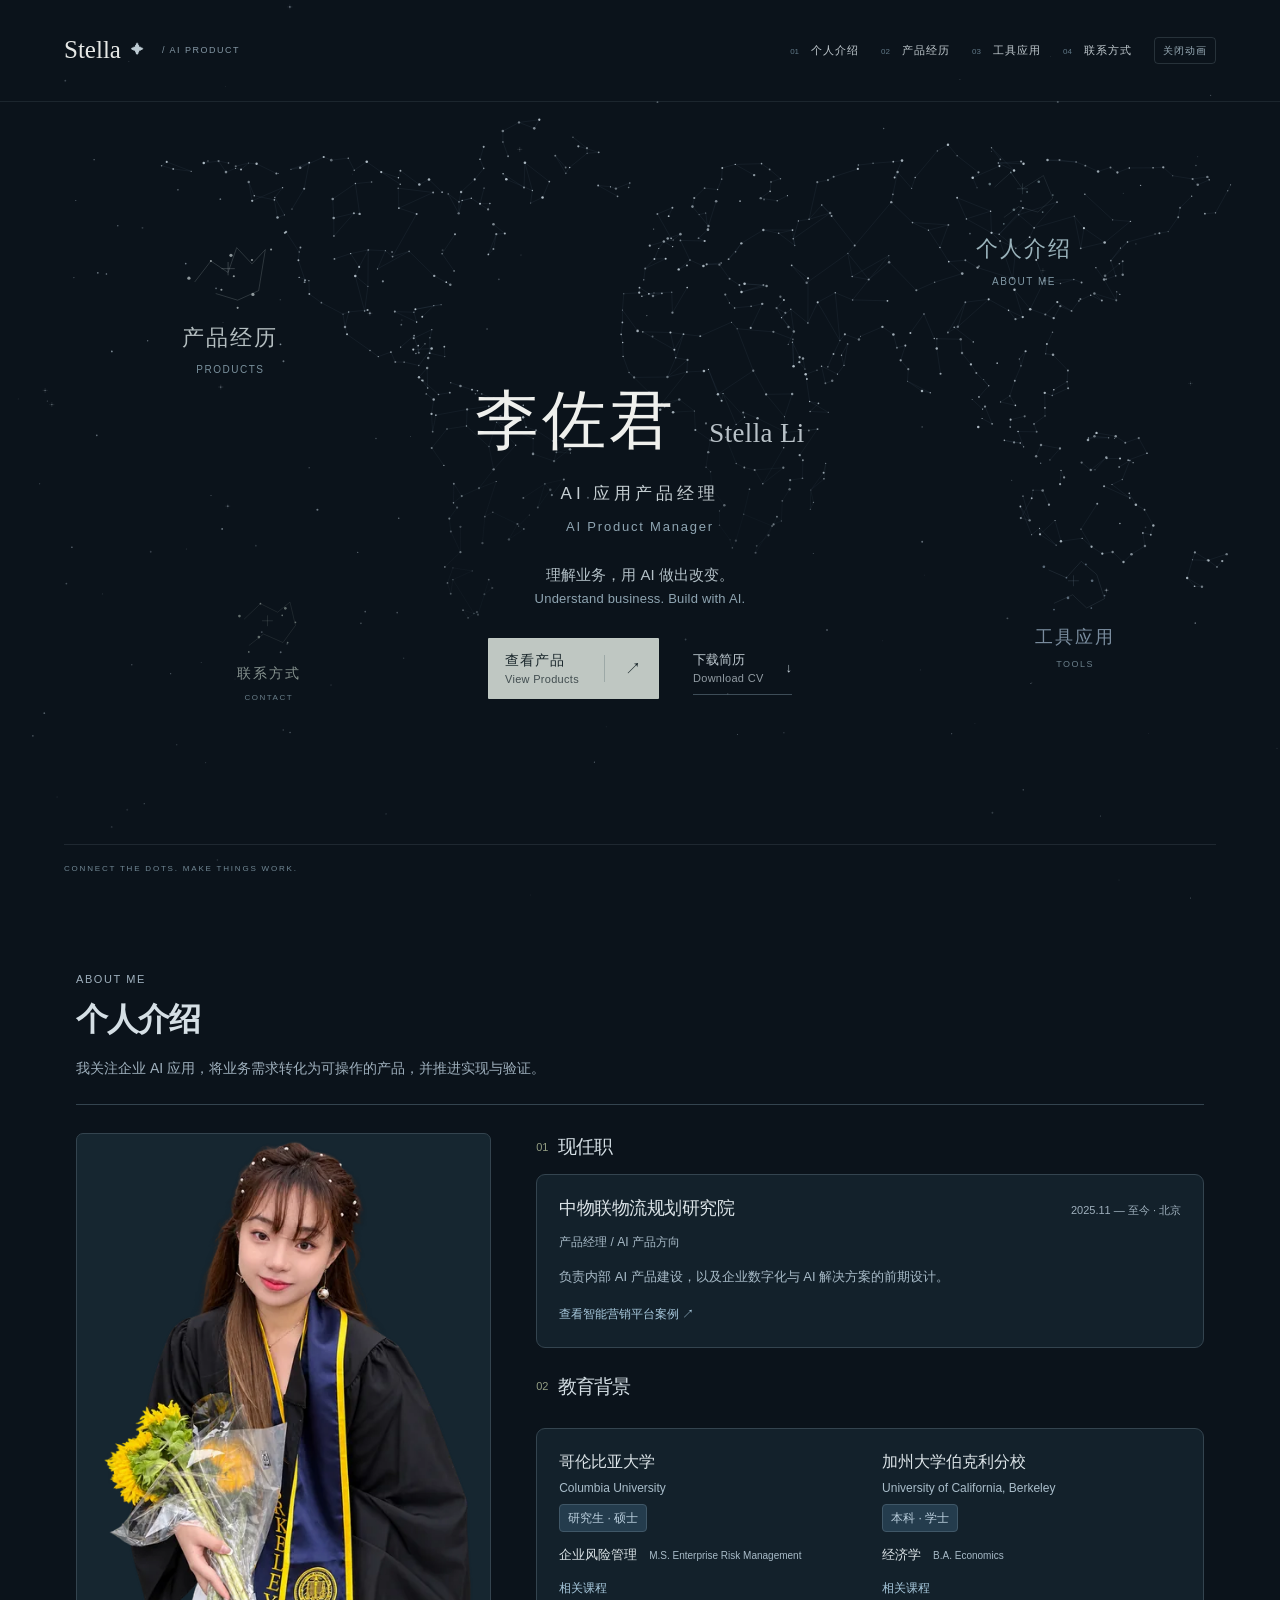
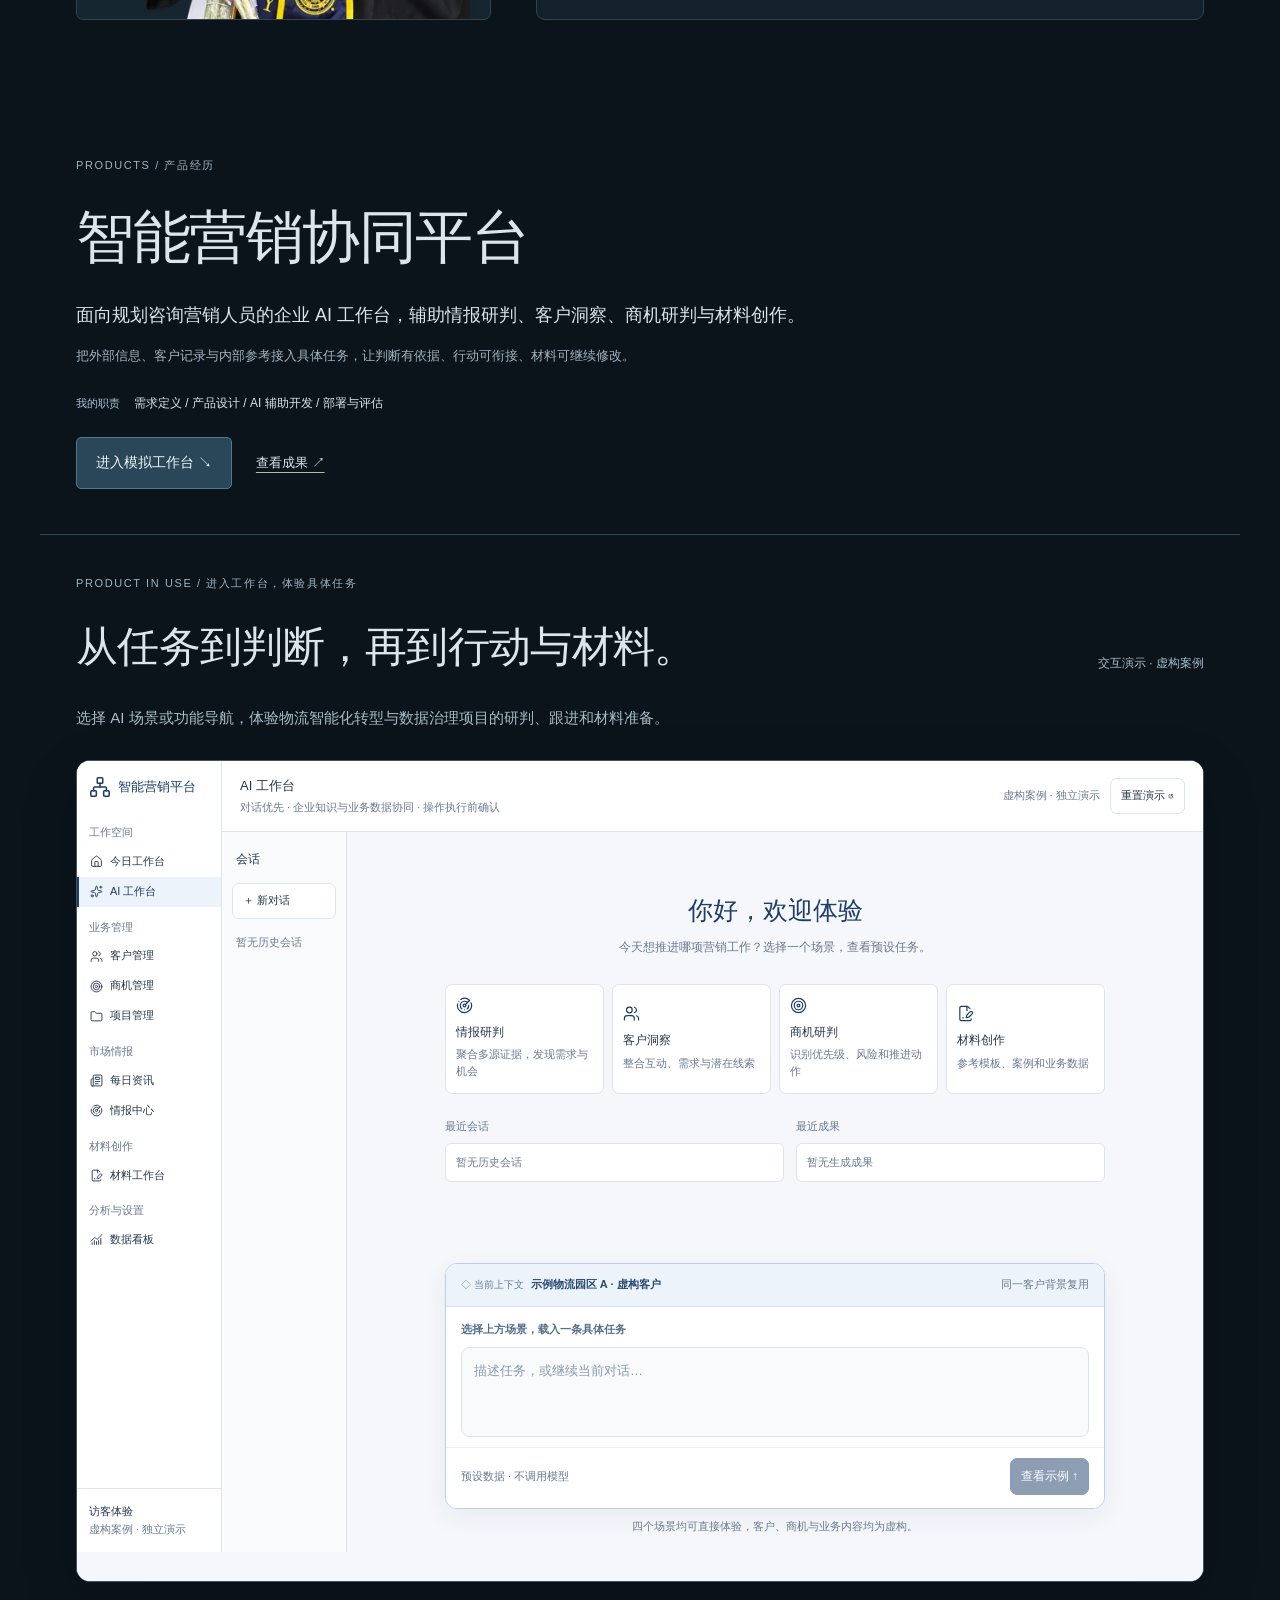
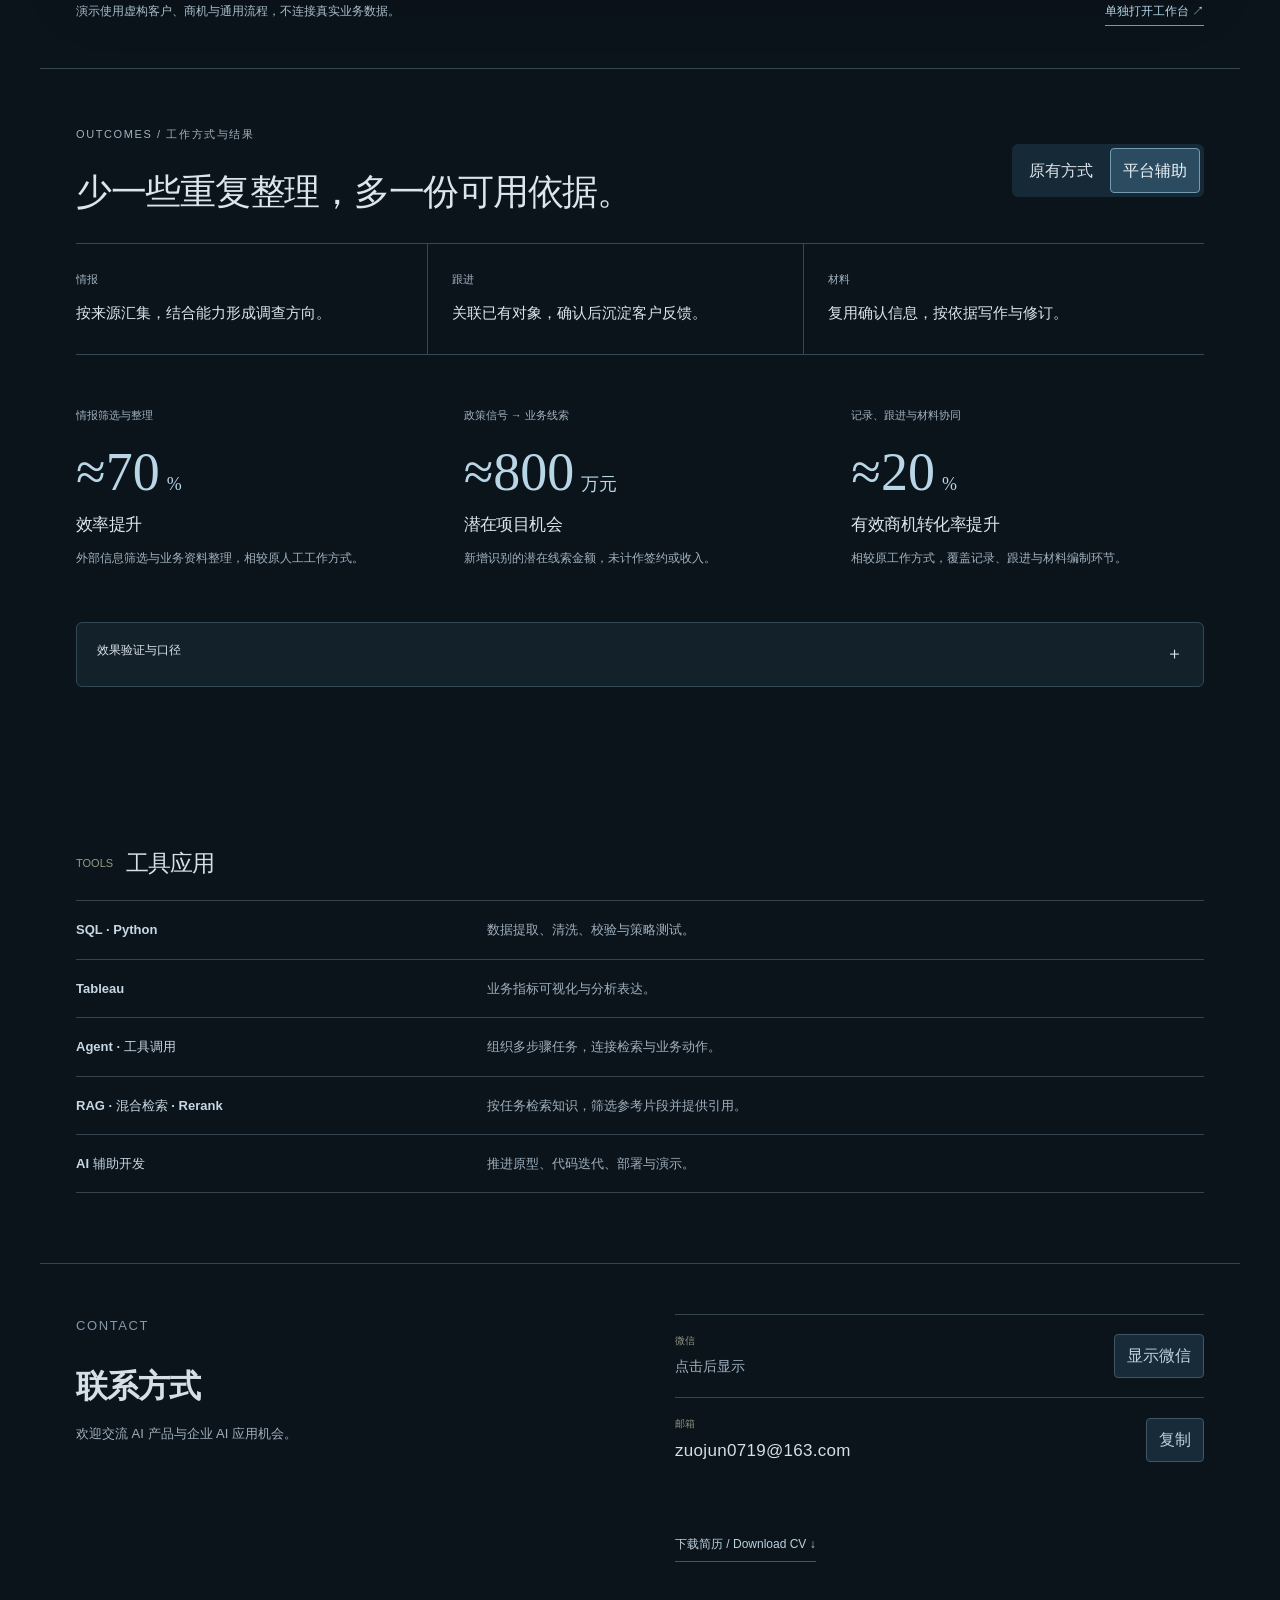
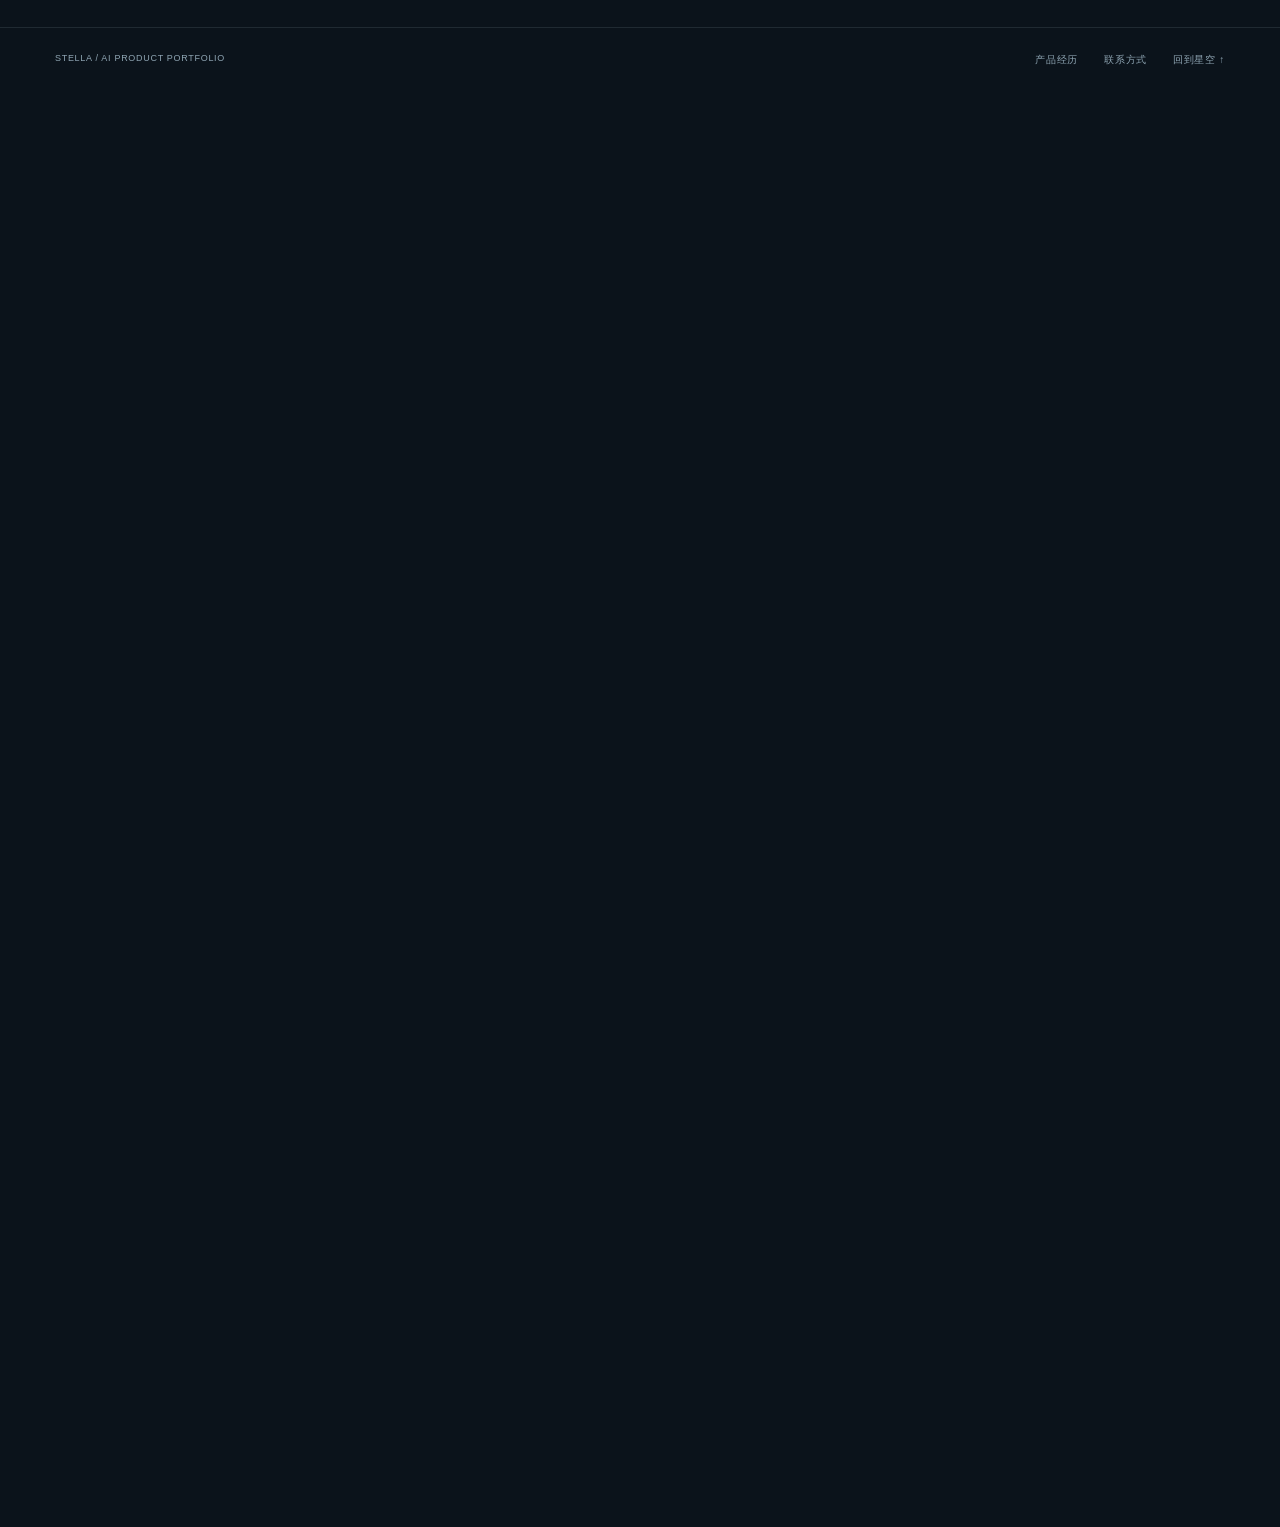
<file: portfolio.html>
<!doctype html><html lang="zh-CN"><head><meta charset="UTF-8"><meta name="viewport" content="width=device-width,initial-scale=1"><meta http-equiv="refresh" content="0;url=index.html#case"><title>项目案例｜李佐君 Stella</title><link rel="canonical" href="index.html#case"></head><body><a href="index.html#case">查看项目案例 ↗</a></body></html>
</file>
<file: style.css>
:root{--ink:#182c3b;--muted:#65716f;--paper:#f7f8f2;--line:#dce1d7;--green:#dbefa5;--deep:#142d32}*{box-sizing:border-box}html{scroll-behavior:smooth;scroll-padding-top:90px}body{margin:0;background:var(--paper);color:var(--ink);font-family:Inter,-apple-system,BlinkMacSystemFont,"Segoe UI","PingFang SC","Microsoft YaHei",sans-serif;line-height:1.7}a{color:inherit;text-decoration:none}button{font:inherit}a:focus-visible,button:focus-visible,summary:focus-visible{outline:3px solid #618439;outline-offset:5px}.skip{position:fixed;top:-80px;background:var(--ink);color:white;padding:12px;z-index:50}.skip:focus{top:0}.wrap{max-width:1200px;margin:auto;padding-left:36px;padding-right:36px}header{max-width:1400px;margin:auto;display:flex;justify-content:space-between;align-items:center;padding:25px 48px;border-bottom:1px solid var(--line)}.brand{font-size:20px;font-weight:800;letter-spacing:1px}.brand span{font-size:11px;letter-spacing:1.3px;font-weight:500;margin-left:8px}nav{display:flex;gap:30px;font-size:13px}nav a:hover{color:#678339}.hero{padding-top:84px;display:grid;grid-template-columns:1.08fr 1fr;gap:54px}.eyebrow{font-size:11px;letter-spacing:2px;font-weight:650;margin:0 0 24px}.dot{display:inline-block;width:7px;height:7px;border-radius:50%;background:#719044;margin-right:9px}.hero h1{font-size:clamp(40px,4.4vw,64px);letter-spacing:-3px;line-height:1.26;font-weight:650;margin:22px 0 26px}.serif{font-family:Georgia,"Songti SC","Noto Serif CJK SC",serif;font-weight:500}.hero h1 .serif{color:#67833d}.intro{font-size:16px;color:var(--muted);line-height:1.9}.actions{display:flex;gap:24px;align-items:center;margin-top:32px}.button{display:inline-flex;align-items:center;justify-content:space-between;gap:25px;padding:13px 22px;font-size:13px;border-radius:5px;transition:transform .2s}.button:hover{transform:translateY(-2px)}.dark{background:var(--ink);color:#fff}.text-link{font-size:13px;border-bottom:1px solid var(--line);padding:8px 0}.text-link span{margin-left:10px}.hero-tags{display:flex;gap:8px;flex-wrap:wrap;margin-top:40px}.hero-tags span{font-size:11px;border:1px solid var(--line);border-radius:30px;padding:4px 12px}.hero-visual{background:#e2eaee;border:1px solid #dae3ce;border-radius:12px;padding:24px 28px;position:relative;box-shadow:0 16px 50px #23342209;align-self:start}.visual-top{display:flex;justify-content:space-between;font-size:9px;letter-spacing:1.4px;color:#637157}.live{background:#d3e5b6;border-radius:20px;padding:1px 9px;letter-spacing:0}.orbit-label{font-size:21px;font-weight:600;margin:24px 0 16px}.signal{display:flex;align-items:center;gap:14px;background:var(--paper);padding:17px;border-radius:7px;border:1px solid #dce1d3}.signal b{font-size:13px}.signal small{display:block;font-size:10px;color:var(--muted);margin-top:3px}.small-icon{background:#dce5eb;width:34px;height:34px;display:grid;place-items:center;border-radius:5px}.muted{margin-left:auto;font-size:11px;color:var(--muted)}.connector{display:flex;align-items:center;justify-content:center;gap:10px;font-size:9px;color:#7b876d;padding:15px}.connector span{height:1px;width:20px;background:#a8b994}.engine{display:flex;align-items:center;gap:18px;background:var(--deep);color:#fff;border-radius:7px;padding:24px 18px}.engine-mark{font-size:44px;color:var(--green);line-height:1}.engine p{font-size:8px;letter-spacing:1.5px;color:#bad292;margin:0}.engine h3{font-size:18px;margin:7px 0}.engine small{font-size:10px;color:#bac8bf}.output-grid{display:grid;grid-template-columns:1fr 1fr;gap:12px}.output-grid>div{background:var(--paper);border:1px solid #dce1d3;border-radius:7px;padding:14px}.output-grid i{font-style:normal;margin-right:10px;color:#718b4d}.output-grid b{font-size:12px}.output-grid small{display:block;font-size:9px;color:var(--muted);margin-top:6px}.visual-note{font-size:9px;text-align:right;color:#7b876d;margin:16px 0 0}.hero-bottom{grid-column:1/-1;display:flex;align-items:center;gap:25px;border-bottom:1px solid var(--line);padding:18px 0 26px;margin-top:5px;font-size:10px;letter-spacing:1px;color:var(--muted)}.hero-bottom a{margin-left:auto;font-size:20px}.case{padding-top:80px;padding-bottom:75px}.section-head{display:flex;align-items:center;justify-content:space-between;gap:16px;margin-bottom:15px}.section-head .eyebrow{margin:0}.pill{font-size:10px;background:#e2e9ee;padding:5px 12px;border-radius:30px;color:#62764d}h2{font-size:36px;letter-spacing:-1px;line-height:1.45;margin:15px 0}h3{font-size:23px;line-height:1.6;letter-spacing:-.5px;margin:13px 0}.section-intro{color:var(--muted);font-size:15px;margin-bottom:35px}.meta{display:grid;grid-template-columns:repeat(3,1fr);gap:20px;border-top:1px solid var(--line);border-bottom:1px solid var(--line);padding:21px 0}.meta small{display:block;font-size:10px;color:var(--muted);margin-bottom:6px}.meta b{font-size:12px;font-weight:500}.case-columns{display:grid;grid-template-columns:1fr 1fr;gap:100px;padding:44px 0}.label{font-size:10px;letter-spacing:1.5px;color:#75845e;font-weight:600;margin:0 0 13px}.case-columns p:not(.label){font-size:13px;color:var(--muted)}.solution{border-left:1px solid var(--line);padding-left:42px}.response-row{display:flex;gap:20px;padding:13px 0;border-bottom:1px solid var(--line);font-size:12px}.response-row b{flex-shrink:0;color:#5f7938}.response-row span{color:var(--muted)}.results{display:grid;grid-template-columns:repeat(3,1fr);gap:20px;background:var(--ink);color:var(--paper);border-radius:8px;padding:32px}.results>div{border-right:1px solid #ffffff22;padding-left:12px}.results>div:last-child{border:0}.results strong{display:block;font-size:43px;font-weight:500;letter-spacing:-2px;line-height:1.4}.results em{font-size:22px;font-style:normal}.results span{font-size:11px;color:#c9d2c6}.footnote{font-size:10px;color:var(--muted);margin-top:15px;max-width:900px}.experience{padding:70px 0;background:#e5ecf0;border-top:1px solid var(--line);border-bottom:1px solid var(--line)}.demo-shell{display:grid;grid-template-columns:240px 1fr;border:1px solid #d8e0cc;border-radius:12px;background:#f4f7f9;overflow:hidden;box-shadow:0 15px 45px #23342209}.demo-sidebar{padding:28px 20px;background:#f0f4f6;display:flex;flex-direction:column;border-right:1px solid #e6ebdf}.demo-logo{font-size:23px;color:#668a3b;margin-bottom:32px}.demo-logo b{font-size:14px;color:var(--ink);margin-left:6px}.demo-sidebar>small{font-size:8px;letter-spacing:1.5px;color:#8a9481}.tabs{display:flex;flex-direction:column;gap:8px;margin-top:16px}.tabs button{border:0;background:transparent;text-align:left;font-size:10px;color:#8b9580;border-radius:6px;padding:13px 12px;cursor:pointer;display:flex;align-items:center;gap:12px}.tabs button span{font-size:12px;color:var(--ink)}.tabs button i{font-style:normal;margin-left:auto}.tabs button[aria-selected=true]{background:#dbe5eb;color:#597a2e}.sidebar-note{font-size:9px;color:#8a9481;margin-top:auto;padding-top:45px;line-height:1.9}.sidebar-note .dot{width:5px;height:5px}.demo-main{padding:30px 34px;min-height:490px}.demo-head{display:flex;justify-content:space-between;align-items:center}.demo-head h3{font-size:21px;margin:0}.demo-head small{font-size:9px;color:var(--muted)}.demo-subtitle{font-size:12px;color:var(--muted);margin:5px 0 23px}.input{background:#eef3f5;border:1px solid #e6eadf;padding:14px 18px;border-radius:6px;font-size:12px}.input small{font-size:9px;color:#7d8d68;display:block;margin-bottom:5px}.steps{display:flex;gap:8px;margin:20px 0;flex-wrap:wrap}.steps span{font-size:9px;border:1px solid #dce5cd;padding:5px 9px;border-radius:20px}.output{border:1px solid #dce5cd;border-radius:7px;padding:19px}.output-top{display:flex;justify-content:space-between;font-size:11px;font-weight:600;margin-bottom:15px}.output-top small{font-weight:400;font-size:9px;background:#e3eaef;padding:2px 8px;border-radius:15px}.output h4{font-size:13px;margin:14px 0 5px}.output p{font-size:12px;color:#687261;margin:0}.source-tags{display:flex;gap:7px;flex-wrap:wrap;margin:15px 0}.source-tags span{font-size:9px;background:#eaeff3;border-radius:3px;padding:3px 8px;color:#6a7d51}.confirm{font-size:11px;background:#ecf1f4;border-left:2px solid #b4a35c;padding:9px 12px;color:#827640}.demo-bottom{display:flex;align-items:center;gap:16px;margin-top:19px}.demo-bottom button{background:var(--ink);color:white;border:0;border-radius:4px;font-size:11px;padding:10px 15px;cursor:pointer}.demo-bottom small{color:var(--muted);font-size:9px}.thinking{padding-top:80px;padding-bottom:75px}.design-grid{display:grid;grid-template-columns:repeat(3,1fr);gap:25px}.design-grid article{border-top:1px solid #a9b59a;padding-top:19px;position:relative}.number{float:right;font-size:11px;color:#95a383}.design-grid h3{font-size:20px}.design-grid p:not(.label){font-size:12px;color:var(--muted)}.mini-flow{display:flex;gap:7px;align-items:center;margin-top:26px;font-size:10px}.mini-flow span{padding:6px 9px;background:#e4ebef;border-radius:4px}.mini-flow b{font-weight:400;color:#91a573}.card-note{font-size:10px!important;margin-top:18px}.retrieval{display:grid;grid-template-columns:1fr 1fr;gap:6px;font-size:10px;text-align:center;margin-top:24px}.retrieval span{background:#e4ebef;padding:5px;border-radius:4px}.retrieval b,.retrieval strong{grid-column:1/-1;font-weight:500}.retrieval b{color:#93a77e}.retrieval strong{background:#dfe7ec;padding:5px;border-radius:4px}.decision{display:flex;flex-wrap:wrap;gap:12px;margin-top:26px;font-size:10px}.decision span{padding:6px 12px;border:1px solid #cedabc;border-radius:4px}.decision span:last-child{background:#dce5eb}.evaluation{display:grid;grid-template-columns:1fr 1fr;gap:70px;border-top:1px solid var(--line);margin-top:55px;padding-top:40px}.evaluation p:not(.label){font-size:13px;color:var(--muted);max-width:410px}.eval-list>div{display:flex;gap:25px;font-size:11px;border-bottom:1px solid var(--line);padding:12px 0}.eval-list b{min-width:85px;font-weight:550}.eval-list span{color:var(--muted)}details{margin-top:35px;border:1px solid var(--line);border-radius:6px}summary{padding:15px 20px;font-size:12px;cursor:pointer;list-style:none;display:flex;justify-content:space-between}summary::-webkit-details-marker{display:none}summary span{font-size:17px}details[open] summary span{transform:rotate(45deg)}.details-content{padding:0 20px 12px;font-size:12px;color:var(--muted)}.ownership{background:var(--deep);color:#f7f8ef;padding:65px 0}.ownership .eyebrow{color:#a9c388}.ownership h2{font-size:31px}.ownership-grid{display:grid;grid-template-columns:repeat(4,1fr);gap:35px;margin-top:40px}.ownership-grid span{font-size:10px;color:#afc292;letter-spacing:1px}.ownership-grid h3{font-size:17px}.ownership-grid p{font-size:12px;color:#bbc8bf}.ownership-note{border-top:1px solid #ffffff22;padding-top:21px;margin-top:32px;color:#a4b5a9;font-size:10px}.about{padding-top:80px;padding-bottom:80px;display:grid;grid-template-columns:1.2fr 1fr;gap:100px}.about h2{font-size:41px}.about h2 .serif{color:#708950;font-size:36px;margin-left:12px}.about-role{font-size:13px;color:#6d834c}.about p:not(.eyebrow):not(.label):not(.about-role){font-size:13px;color:var(--muted)}.education{display:grid;grid-template-columns:1fr;gap:3px;margin-top:28px}.education span{font-size:12px;margin-top:9px}.education small{font-size:10px;color:var(--muted)}.about-card{background:#e2eaee;border-radius:8px;padding:32px 38px}.about-card h3{font-size:32px;line-height:1.65;margin:20px 0}.about-card h3 span{color:#758e50}.about-card .button{margin-top:16px}footer{border-top:1px solid var(--line);padding-top:23px!important;padding-bottom:28px!important;display:flex;justify-content:space-between;gap:20px;font-size:9px;letter-spacing:.6px;color:var(--muted)}@media(max-width:950px){header{padding:22px 28px}.wrap{padding-left:28px;padding-right:28px}.hero{gap:25px;padding-top:60px}.hero h1{font-size:47px}.hero-visual{padding:20px}.case-columns{gap:35px}.demo-shell{grid-template-columns:205px 1fr}.demo-main{padding:26px}.design-grid{gap:22px}.mini-flow{gap:4px;font-size:9px}.mini-flow span{padding:5px}.about{gap:45px}.ownership-grid{gap:22px}}@media(max-width:700px){header{padding:20px;flex-wrap:wrap;gap:16px}.brand{font-size:17px}.brand span{font-size:8px}nav{gap:19px;font-size:11px;width:100%;justify-content:space-between}.wrap{padding-left:22px;padding-right:22px}.hero{grid-template-columns:1fr;padding-top:40px;gap:35px}.hero h1{font-size:48px}.hero-tags{margin-top:26px}.hero-visual{max-width:500px;width:100%}.hero-bottom{font-size:8px;gap:14px}.hero-bottom span:nth-child(2){letter-spacing:0}.case,.thinking{padding-top:50px;padding-bottom:45px}h2{font-size:29px}.section-head{align-items:flex-start}.pill{font-size:9px}.eyebrow{font-size:9px;letter-spacing:1.5px}.section-intro{font-size:13px}.meta{gap:13px}.meta b{font-size:10px}.case-columns{grid-template-columns:1fr;gap:20px;padding:30px 0}.solution{border-left:0;padding-left:0;border-top:1px solid var(--line);padding-top:25px}.case-columns h3 br{display:none}.results{padding:22px 13px;gap:8px}.results>div{padding-left:6px}.results strong{font-size:30px}.results span{font-size:9px;display:block}.results em{font-size:16px}.experience{padding:45px 0}.demo-shell{grid-template-columns:1fr}.demo-sidebar{border-right:0;border-bottom:1px solid var(--line);padding:18px}.demo-logo{font-size:20px;margin-bottom:15px}.demo-sidebar>small,.sidebar-note{display:none}.tabs{flex-direction:row;margin-top:0;gap:5px}.tabs button{flex:1;justify-content:center;padding:10px 6px;gap:5px}.tabs button span{font-size:10px}.tabs button i{display:none}.demo-main{padding:22px 18px;min-height:0}.demo-head h3{font-size:19px}.demo-head small{font-size:8px}.demo-bottom{align-items:flex-start;gap:12px}.design-grid{grid-template-columns:1fr;gap:30px}.design-grid h3 br{display:none}.evaluation{grid-template-columns:1fr;gap:15px;margin-top:32px;padding-top:30px}.ownership{padding:45px 0}.ownership h2{font-size:27px}.ownership-grid{grid-template-columns:1fr 1fr;gap:24px;margin-top:28px}.about{grid-template-columns:1fr;gap:32px;padding-top:50px;padding-bottom:50px}.about-card h3{font-size:28px}.about-card{padding:26px}.about-card h3 br{display:none}.about-card h3{max-width:260px}.about h2{font-size:35px}footer{flex-wrap:wrap}footer span:nth-child(2){display:none}}@media(prefers-reduced-motion:reduce){html{scroll-behavior:auto}.button{transition:none}}
.business-results{display:grid;grid-template-columns:1fr 1fr;gap:24px;margin-top:24px}.business-results article{border:1px solid var(--line);padding:26px 30px;border-radius:8px;background:#e6edf1}.business-results small{font-size:9px;letter-spacing:1.4px;color:#72865a;display:block}.business-results strong{font-size:42px;font-weight:500;letter-spacing:-1px;display:block;margin-top:12px}.business-results em{font-size:18px;font-style:normal}.business-results h3{font-size:17px;margin:5px 0 10px}.business-results p{font-size:12px;color:var(--muted)}.business-results article>span{font-size:9px;color:#6b7f53;border-top:1px solid #d5dec8;padding-top:10px;display:block}.business-loop{margin-top:45px;padding:30px;background:#e6edf1;border-radius:8px}.business-loop>div>p:not(.label){font-size:12px;color:var(--muted)}.business-loop h3{font-size:24px}.loop-stages{display:grid;grid-template-columns:repeat(4,1fr);gap:24px;margin-top:25px}.loop-stages article{border-top:1px solid #bdcba9;padding-top:15px}.loop-stages span{font-size:10px;color:#778d59}.loop-stages h4{font-size:14px;margin:10px 0}.loop-stages p{font-size:11px;color:var(--muted);line-height:1.9}.skill-tags{display:flex;gap:7px;flex-wrap:wrap;margin-top:22px}.skill-tags span{padding:3px 10px;border:1px solid var(--line);border-radius:20px;font-size:10px}@media(max-width:700px){.business-results{grid-template-columns:1fr;gap:14px;margin-top:16px}.business-results article{padding:22px}.business-results strong{font-size:37px}.business-loop{padding:22px}.loop-stages{grid-template-columns:1fr 1fr;gap:20px}.tabs{flex-wrap:wrap}.tabs button{flex-basis:45%;justify-content:flex-start}.business-loop h3{font-size:22px}}
.profile-facts{display:grid;grid-template-columns:1fr 1fr;gap:22px;border-top:1px solid var(--line);padding-top:20px;margin-top:25px}.profile-facts small{display:block;font-size:10px;color:var(--muted);margin-bottom:6px}.profile-facts b{display:block;font-size:12px;font-weight:550}.profile-facts span{display:block;font-size:10px;color:var(--muted);margin-top:5px}.about h1{font-size:48px;line-height:1.4;letter-spacing:-1px;margin:15px 0}.about h1 .serif{color:#708950;font-size:42px;margin-left:12px}main>.about:first-child{padding-top:75px;padding-bottom:60px;border-bottom:1px solid var(--line)}.hero .project-heading{font-size:clamp(40px,4.4vw,64px);letter-spacing:-3px;line-height:1.26;font-weight:650;margin:22px 0 26px}.hero .project-heading .serif{color:#67833d}.cover-page{background:#e2e9ee;min-height:100vh;padding:22px}.cover-frame{background:var(--paper);border:1px solid #d7ddce;border-radius:12px;min-height:calc(100svh - 44px);display:flex;flex-direction:column;overflow:hidden}.cover-header{width:100%;max-width:none;border:0;padding:32px 48px}.cover-edition{font-size:9px;letter-spacing:1.8px;color:var(--muted)}.cover-main{width:100%;max-width:1250px;margin:auto;display:grid;grid-template-columns:1fr 1fr;align-items:center;gap:50px;padding:35px 60px 50px;flex:1}.cover-copy h1{font-size:clamp(45px,5.1vw,76px);font-weight:600;line-height:1.3;letter-spacing:-3px;margin:28px 0}.cover-copy h1 .serif{color:#708b43}.cover-name{font-size:21px;margin:28px 0 14px}.cover-name span{font-size:17px;font-family:Georgia,serif;color:#798765;margin-left:12px}.cover-intro{font-size:15px;color:var(--muted);line-height:1.9}.enter-button{margin-top:25px;min-width:205px;padding:16px 23px}.cover-path{font-size:10px;color:#89917f;letter-spacing:.6px;margin-top:22px}.cover-path span{padding:0 9px;color:#a5b491}.cover-art{position:relative;min-height:480px;display:flex;align-items:center;justify-content:center;background:#e3eaef;border:1px solid #dce5d0;border-radius:12px;isolation:isolate}.art-caption{position:absolute;top:28px;left:28px;font-size:9px;letter-spacing:1.8px;color:#7c8c68}.art-orbit{position:absolute;left:50%;top:46%;border:1px solid #bbcda0;border-radius:50%;width:335px;height:210px;transform:translate(-50%,-50%) rotate(-38deg);z-index:-1}.orbit-two{transform:translate(-50%,-50%) rotate(38deg);border-color:#cedcba;width:345px;height:220px}.art-core{background:var(--deep);width:170px;height:170px;border-radius:50%;display:flex;flex-direction:column;align-items:center;justify-content:center;box-shadow:0 16px 36px #314b2920;transform:translateY(-20px);color:#f5f8e9}.art-core>span{font-size:55px;line-height:1.1;color:#d9eda6}.art-core b{font-size:12px;letter-spacing:4px;margin:10px 0}.art-core small{font-size:6px;letter-spacing:1.2px;color:#a9be9d}.art-tag{position:absolute;font-size:11px;padding:10px 14px;border:1px solid #d6e0c9;background:#eff3f6;border-radius:6px;box-shadow:0 5px 15px #425b2510}.art-tag i{font-size:9px;font-style:normal;color:#829a58;margin-right:10px}.tag-one{left:24px;top:130px}.tag-two{right:21px;top:175px}.tag-three{left:60px;top:300px}.art-foot{position:absolute;bottom:30px;left:28px;font-size:10px;color:#7c8c68;line-height:2}.art-foot b{font-size:12px;font-weight:500;color:var(--ink)}.cover-footer{display:flex;justify-content:space-between;border-top:1px solid var(--line);margin:0 48px;padding:21px 0;font-size:9px;letter-spacing:1px;color:#879078}@media(max-width:950px){.cover-main{padding:30px 35px 45px;gap:25px}.cover-art{min-height:430px}.art-orbit{width:285px;height:180px}.orbit-two{width:295px;height:195px}.tag-one{left:12px;top:110px}.tag-two{right:10px;top:165px}.tag-three{left:35px;top:275px}.art-core{width:145px;height:145px}}@media(max-width:700px){.cover-page{padding:12px}.cover-frame{min-height:calc(100svh - 24px)}.cover-header{padding:24px}.cover-edition{display:none}.cover-main{grid-template-columns:1fr;padding:28px 24px 30px;gap:32px}.cover-copy h1{font-size:49px;margin:22px 0}.cover-copy .eyebrow{margin-bottom:16px}.cover-name{font-size:19px;margin:20px 0 12px}.cover-intro{font-size:13px}.enter-button{margin-top:18px}.cover-art{min-height:340px}.art-caption{top:20px;left:20px}.art-orbit{width:275px;height:165px;top:44%}.orbit-two{width:285px;height:185px}.art-core{transform:translateY(-20px);width:130px;height:130px}.art-core>span{font-size:42px}.tag-one{top:76px;left:14px}.tag-two{top:138px;right:12px}.tag-three{top:217px;left:26px}.art-foot{bottom:18px;left:20px;font-size:9px}.cover-footer{margin:0 24px;gap:15px;font-size:8px;letter-spacing:.3px}.cover-footer span:last-child{display:none}.about h1{font-size:40px}.about h1 .serif{font-size:35px}.hero .project-heading{font-size:43px}main>.about:first-child{padding-top:42px;padding-bottom:42px}.profile-facts{gap:15px}nav{gap:12px;font-size:10px}}
</file>
<file: theme.css>
:root{--ink:#27343d;--muted:#747570;--paper:#faf8f2;--line:#dedfd7;--green:#e4e9df;--deep:#26343c;--accent:#8d6d5b;--warm:#f0eee5}body{background:var(--paper);color:var(--ink)}.brand{display:flex;align-items:center;gap:7px}.brand .wordmark{font-family:Georgia,serif;font-size:24px;font-weight:500;letter-spacing:0;margin:0}.brand-star{font-style:normal;font-size:12px;color:var(--accent)}.brand>span:last-child{font-size:9px;color:var(--muted);letter-spacing:1.4px}nav a{transition:color .2s}nav a:hover{color:var(--accent)}.eyebrow{color:#828577;font-weight:500;letter-spacing:1.8px}.label{color:var(--accent);font-weight:550}.dot{background:#8a947c}.serif{font-family:Georgia,"Songti SC",serif}.button{border-radius:5px;padding:15px 23px;transition:transform .2s,box-shadow .2s}.dark{background:var(--ink)}.button:hover{transform:translateY(-2px);box-shadow:0 6px 20px #27343d13}.button span{transition:transform .2s}.button:hover span{transform:translate(2px,-2px)}.pill{background:#e6ecf0;color:#827463;border-radius:4px;padding:5px 11px;font-size:10px}.hero-tags span,.skill-tags span{border-radius:4px;background:#e8eef2;border-color:#e0e2d7}.about-card{border:1px solid var(--line);border-radius:7px;background:#e8eef2;padding:35px;position:relative}.about-card h3{font-size:30px;font-weight:500;line-height:1.7}.about-card h3 span{color:var(--accent)}.about h1{font-size:46px;font-weight:550;letter-spacing:-1px}.about h1 .serif{color:var(--accent);font-size:38px}.about-role{color:#8a7665}.education{padding-top:18px;border-top:1px solid var(--line)}.profile-facts{display:grid;grid-template-columns:1fr 1fr;gap:20px;border-top:1px solid var(--line);margin-top:26px;padding-top:19px}.profile-facts small{display:block;font-size:10px;color:var(--muted);margin-bottom:5px}.profile-facts b{display:block;font-size:12px;font-weight:550}.profile-facts span{display:block;font-size:10px;color:var(--muted);margin-top:5px}main>.about:first-child{padding-top:65px;padding-bottom:60px;border-bottom:1px solid var(--line)}.hero .project-heading{font-size:clamp(40px,4.3vw,58px);font-weight:550;letter-spacing:-2px;line-height:1.35}.hero .project-heading .serif{color:var(--accent)}.hero-visual{background:#e5ecf0;border-color:#dedfd3;border-radius:8px;box-shadow:none}.visual-top{color:#7d8570}.live{background:#dde6ec;border-radius:4px}.engine{background:#293a40}.engine p{color:#bdc8b1}.engine-mark{color:#cbd7b9}.connector{color:#8b927f}.connector span{background:#b7c2a7}.signal,.output-grid>div{border-color:#dce1d3;border-radius:5px}.visual-note{color:#8b927f}.response-row b{color:#7b8664}.results{border-radius:7px;background:var(--deep);padding:28px}.results strong{font-size:43px;font-weight:500}.results span{color:#c4cec4}.business-results article{border-radius:7px;background:#e9eff2}.business-results small{color:#7e8b6a}.business-results strong{font-family:Georgia,serif;font-size:41px}.business-results article>span{color:#798466;border-color:#dedfd1}.editorial-title{font-size:11px;letter-spacing:1.5px;color:#959585;margin:24px 0 5px;text-transform:uppercase}.experience{background:#e6edf1;border-color:var(--line)}.demo-shell{border-color:#dcdfd1;border-radius:8px;box-shadow:none}.demo-sidebar{background:#eef2f5}.tabs button{border-radius:5px;transition:background .2s}.tabs button[aria-selected=true]{background:#dee7ec}.demo-main h3{font-size:21px}.demo-bottom button{border-radius:4px;transition:background .2s}.demo-bottom button:hover{background:#43505a}.input{border-radius:5px}.steps span{border-radius:4px}.output{border-radius:5px}.source-tags span{border-radius:3px}.business-loop{border:1px solid var(--line);border-radius:7px;background:#e8eef2}.design-grid article{border-color:#bac4ac}.decision span,.mini-flow span,.retrieval span,.retrieval strong{border-radius:3px}details{border-radius:6px}.ownership{background:#293a40;color:#f6f8f1}.ownership-grid span{color:#b6c6a5}.ownership-note{border-color:#ffffff22}.cover-page{background:var(--paper);padding:0}.cover-frame{border:0;border-radius:0;background:var(--paper);min-height:100svh;overflow:hidden}.cover-header{max-width:1340px;margin:auto;padding:27px 55px;border-bottom:1px solid var(--line)}.cover-edition{font-size:9px;color:#898a7d;letter-spacing:1.7px}.cover-main{max-width:1230px;grid-template-columns:1.1fr 1fr;gap:90px;align-items:center;padding:50px 55px 55px}.cover-copy h1{font-size:clamp(42px,4.6vw,66px);font-weight:550;line-height:1.38;letter-spacing:-2.5px;margin:28px 0 30px}.cover-copy h1 .serif{color:var(--accent);font-weight:500}.cover-copy .eyebrow{font-size:10px}.cover-name{font-size:21px;margin:26px 0 5px}.cover-name span{font-size:20px;color:#8a7d6f;font-family:Georgia,serif;font-style:normal}.cover-role{font-size:11px;color:#8b8e82;margin:0 0 20px;letter-spacing:.6px}.cover-intro{font-size:14px;line-height:1.95;color:var(--muted)}.enter-button{min-width:205px;margin-top:25px;border-radius:5px}.cover-expertise{display:flex;gap:20px;margin-top:30px;font-size:10px;color:#7e8774}.cover-expertise span+span{padding-left:20px;border-left:1px solid #d8dcce}.cover-path{font-size:9px;color:#969987;margin-top:24px}.cover-path span{color:#b1b7a3;padding:0 7px}.portrait-panel{background:none;border:0;border-radius:0;display:block;min-height:0;animation:none;transform:none}.portrait-stage{height:470px;position:relative;isolation:isolate;overflow:hidden;border-bottom:1px solid #cdd3c3}.portrait-backdrop{position:absolute;top:50px;bottom:0;left:0;right:0;border-radius:120px 120px 3px 3px;background:#e4ebef;z-index:-1}.portrait-backdrop:after{content:'';position:absolute;top:25px;bottom:0;left:25px;right:25px;border:1px solid #d5dcc7;border-bottom:0;border-radius:105px 105px 0 0}.profile-portrait{position:absolute;bottom:0;left:0;width:100%;height:420px;object-fit:contain;object-position:center bottom;display:block}.portrait-kicker{position:absolute;top:5px;left:0;font-size:8px;letter-spacing:2px;color:#8a947b;z-index:2}.portrait-index{position:absolute;bottom:18px;right:11px;font-size:8px;letter-spacing:1.2px;color:#889579;writing-mode:vertical-rl}.portrait-credentials{display:grid;grid-template-columns:1fr 1fr;gap:16px;padding:19px 0 0}.portrait-credentials>div+div{border-left:1px solid var(--line);padding-left:18px}.portrait-credentials b{display:block;font-family:Georgia,serif;font-size:13px;font-weight:500}.portrait-credentials span{display:block;font-size:9px;color:#89907c;margin-top:4px}.cover-footer{border-color:var(--line);margin:0 55px;color:#939784;font-size:9px}.motion-controls{position:fixed;bottom:16px;right:16px;z-index:30;display:flex;align-items:center;gap:7px;background:#f3f6f8ed;border:1px solid var(--line);border-radius:5px;padding:7px 10px;font-size:9px;color:#8a8c80}.motion-controls button{border:0;background:none;cursor:pointer;color:#7d866b;padding:2px 4px;font-size:9px}.reading-progress{position:fixed;top:0;left:0;height:2px;width:100%;transform:scaleX(0);transform-origin:left;background:#8b9879;z-index:40;pointer-events:none}.reveal-ready{opacity:0;transform:translateY(12px);transition:opacity .55s ease,transform .55s ease}.reveal-ready.is-visible{opacity:1;transform:translateY(0)}.scene-enter{animation:scene-in .3s ease both}.cover-copy{animation:scene-in .6s ease both}@keyframes scene-in{from{opacity:0;transform:translateY(10px)}to{opacity:1;transform:translateY(0)}}html[data-motion=off]{scroll-behavior:auto}html[data-motion=off] *,html[data-motion=off] *:before,html[data-motion=off] *:after{animation:none!important;transition:none!important}html[data-motion=off] .reveal-ready{opacity:1;transform:none}@media(max-width:950px){.cover-main{gap:45px;padding:45px 35px}.cover-copy h1{font-size:49px}.portrait-stage{height:420px}.profile-portrait{height:370px}.portrait-credentials b{font-size:11px}.portrait-credentials span{font-size:8px}.cover-header{padding:25px 35px}.brand>span:last-child{display:none}}@media(max-width:700px){.cover-header{padding:22px 25px}.cover-main{grid-template-columns:1fr;padding:35px 25px 40px;gap:35px}.cover-copy h1{font-size:43px;letter-spacing:-1.5px;margin:22px 0 25px}.cover-name{font-size:20px}.cover-intro{font-size:13px}.portrait-panel{max-width:360px;width:100%;margin:auto}.portrait-stage{height:430px}.profile-portrait{height:380px}.portrait-credentials b{font-size:12px}.portrait-credentials span{font-size:9px}.cover-expertise{font-size:9px;gap:15px}.cover-expertise span+span{padding-left:15px}.cover-footer{margin:0 25px;padding-bottom:60px;font-size:8px}.about h1{font-size:38px}.about h1 .serif{font-size:31px}.about-card{padding:25px}.about-card h3{font-size:27px}.profile-facts{gap:15px}main>.about:first-child{padding-top:40px;padding-bottom:40px}.results{padding:23px 12px}.results strong{font-size:29px}.results span{font-size:9px}.hero .project-heading{font-size:40px}.motion-controls{bottom:10px;right:10px}.business-results article{padding:23px}.cover-path{font-size:9px}}@media(prefers-reduced-motion:reduce){html{scroll-behavior:auto}*,*:before,*:after{animation:none!important;transition:none!important}.reveal-ready{opacity:1;transform:none}}
/* Integrate the portrait as a quiet profile card. */
.portrait-panel{max-width:395px;width:100%;margin-left:auto;background:#e8eef2;border:1px solid #e7e1d5;border-radius:16px;box-shadow:0 12px 35px #5a594908;padding:22px 27px 24px;overflow:hidden}.portrait-stage{height:320px;border:0;overflow:hidden;background:radial-gradient(ellipse at 50% 43%,#dde6eb 0%,#e4ebf0 42%,#e8eef2 73%)}.portrait-backdrop{display:none}.portrait-kicker{left:0;top:0;font-size:8px;letter-spacing:1.8px;color:#a09a87}.profile-portrait{height:auto;width:91%;max-width:none;position:absolute;top:29px;bottom:auto;left:50%;transform:translateX(-50%);object-fit:initial;object-position:initial;mask-image:linear-gradient(to bottom,#000 0%,#000 66%,#000c 77%,#0003 90%,transparent 100%);-webkit-mask-image:linear-gradient(to bottom,#000 0%,#000 66%,#000c 77%,#0003 90%,transparent 100%)}.portrait-caption{text-align:center;position:relative;margin:1px 0 20px}.portrait-caption>b{font-size:16px;font-weight:500}.portrait-caption>b>span{font-family:Georgia,serif;font-size:15px;font-weight:400;margin-left:9px;color:#8c806e}.portrait-caption p{font-size:10px;letter-spacing:.4px;color:#8e8a7c;margin:7px 0 0}.portrait-credentials{padding-top:16px;border-top:1px solid #e0ded1;gap:12px}.portrait-credentials b{font-size:12px}.portrait-credentials span{font-size:9px}.portrait-credentials>div+div{padding-left:14px;border-color:#e0ded1}@media(max-width:950px){.portrait-panel{padding:20px 22px}.portrait-stage{height:295px}.profile-portrait{width:100%;top:27px}.portrait-credentials b{font-size:10px}.portrait-credentials span{font-size:8px}}@media(max-width:700px){.portrait-panel{max-width:345px;margin:auto;padding:22px 25px}.portrait-stage{height:300px}.profile-portrait{width:97%;top:29px}.portrait-caption{margin-bottom:18px}.portrait-credentials b{font-size:11px}.portrait-credentials span{font-size:8px}}
.portrait-stage{mask-image:linear-gradient(to bottom,#000 0%,#000 70%,transparent 100%);-webkit-mask-image:linear-gradient(to bottom,#000 0%,#000 70%,transparent 100%)}
/* Readable, compact cover layout and rounded headline. */
.cover-main{max-width:1280px;grid-template-columns:1.12fr 1fr;gap:36px;padding:42px 48px 46px}.cover-copy .eyebrow{font-size:13px;letter-spacing:1.5px}.cover-copy h1,.cover-copy h1 .serif{font-family:"Yuanti SC","Hiragino Maru Gothic ProN","Arial Rounded MT Bold","PingFang SC","Microsoft YaHei",sans-serif;font-weight:550;letter-spacing:-1.5px}.cover-copy h1{font-size:clamp(43px,4.5vw,62px);line-height:1.4;margin:26px 0}.cover-name{font-size:24px}.cover-name span{font-size:23px}.cover-role{font-size:14px;margin-bottom:20px;letter-spacing:.3px}.cover-intro{font-size:16px;line-height:1.85}.cover-expertise{font-size:13px;gap:20px;margin-top:26px}.cover-expertise span+span{padding-left:20px}.cover-path{font-size:12px;margin-top:21px}.cover-edition{font-size:11px}.cover-footer{font-size:11px}.enter-button{font-size:15px;min-width:225px;padding:16px 24px;margin-top:23px}.portrait-panel{max-width:470px;padding:24px 30px 27px;margin-left:auto}.portrait-stage{height:350px}.profile-portrait{width:86%;top:29px}.portrait-kicker{font-size:11px;letter-spacing:1.6px}.portrait-caption{margin:4px 0 22px}.portrait-caption>b{font-size:20px}.portrait-caption>b>span{font-size:19px;margin-left:10px}.portrait-caption p{font-size:13px;margin-top:8px}.portrait-credentials{padding-top:20px;gap:18px}.portrait-credentials b{font-size:16px}.portrait-credentials span{font-size:12px;margin-top:6px}.portrait-credentials>div+div{padding-left:18px}@media(max-width:950px){.cover-main{grid-template-columns:1.1fr 1fr;gap:25px;padding:38px 30px}.cover-copy h1{font-size:45px}.cover-intro{font-size:14px}.cover-role{font-size:13px}.cover-expertise{font-size:11px;gap:13px}.cover-expertise span+span{padding-left:13px}.portrait-panel{padding:23px}.portrait-stage{height:310px}.profile-portrait{width:100%;top:30px}.portrait-credentials b{font-size:13px}.portrait-credentials span{font-size:10px}.portrait-caption p{font-size:11px}.cover-copy .eyebrow{font-size:11px}.cover-edition{font-size:10px}}@media(max-width:700px){.cover-main{grid-template-columns:1fr;gap:30px;padding:32px 25px 38px}.cover-copy h1{font-size:42px;letter-spacing:-1px;line-height:1.42;margin:22px 0}.cover-copy .eyebrow{font-size:12px}.cover-name{font-size:23px}.cover-name span{font-size:21px}.cover-role{font-size:13px}.cover-intro{font-size:14px}.cover-expertise{font-size:12px;gap:14px}.cover-expertise span+span{padding-left:14px}.cover-path{font-size:11px}.portrait-panel{max-width:390px;padding:23px 25px}.portrait-stage{height:315px}.profile-portrait{width:96%;top:30px}.portrait-kicker{font-size:10px}.portrait-caption>b{font-size:19px}.portrait-caption>b>span{font-size:18px}.portrait-caption p{font-size:12px}.portrait-credentials b{font-size:14px}.portrait-credentials span{font-size:11px}.portrait-credentials{gap:14px}.portrait-credentials>div+div{padding-left:14px}.cover-footer{font-size:9px}.enter-button{font-size:14px}.cover-edition{display:none}}
/* Match the cover headline's typeface to the introductory body copy. */
.cover-copy h1,.cover-copy h1 .serif{font-family:inherit}
.cover-actions{display:flex;align-items:center;gap:13px;flex-wrap:wrap;margin-top:24px}.cover-actions .enter-button{margin-top:0}.contact-trigger{border:1px solid #d7d9cf;background:transparent;color:var(--ink);font:inherit;font-size:14px;min-height:55px;cursor:pointer;gap:15px;padding:14px 21px}.contact-trigger:hover{background:#e7edf1}.resume-download{display:inline-flex;align-items:center;gap:11px;font-size:12px;color:#7e8473;border-bottom:1px solid #d6dbcb;padding:5px 0;margin-top:15px}.resume-download:hover{color:var(--ink)}.cover-header-actions{display:flex;align-items:center;gap:25px}.header-contact{border:1px solid #dce0d2;background:#e8eef2;color:#69765e;font:inherit;font-size:12px;padding:9px 16px;border-radius:5px;cursor:pointer}.header-contact:hover{background:#e2eaee}#contact-dialog{width:min(460px,calc(100vw - 36px));max-height:85svh;overflow:auto;padding:30px;border:1px solid var(--line);border-radius:12px;background:var(--paper);color:var(--ink);box-shadow:0 20px 70px #1c2b3028}#contact-dialog::backdrop{background:#26333b55;backdrop-filter:blur(5px)}.contact-top{display:flex;align-items:center;justify-content:space-between;gap:20px}.contact-top .eyebrow{margin:0;font-size:10px}.contact-close{border:0;background:#e6ecf0;color:#79836e;font-size:24px;line-height:1;width:32px;height:32px;border-radius:5px;cursor:pointer}#contact-dialog h2{font-size:28px;letter-spacing:-.5px;margin:15px 0 9px}#contact-description{font-size:13px;color:var(--muted);margin:0 0 25px}.contact-row{display:flex;align-items:center;justify-content:space-between;gap:15px;padding:17px 0;border-top:1px solid var(--line)}.contact-row small{display:block;font-size:10px;color:#909480;margin-bottom:5px}.contact-row b,.contact-row a{font-size:17px;font-weight:500;user-select:text;letter-spacing:.3px}.copy-contact{font:inherit;font-size:11px;color:#6e7c61;border:1px solid #d5ddcb;background:#e6edf1;border-radius:4px;padding:7px 12px;cursor:pointer}.copy-contact:hover{background:#dde6eb}#contact-status{min-height:20px;font-size:11px;color:#7e8c6e;margin:10px 0}.contact-resume{display:block;font-size:12px;color:#8d6d5b;border-top:1px solid var(--line);padding-top:17px}@media(max-width:700px){.cover-header-actions{gap:12px}.header-contact{font-size:11px;padding:8px 12px}.cover-actions{gap:10px;margin-top:23px}.cover-actions .enter-button{min-width:190px}.contact-trigger{font-size:13px;padding:13px 18px;min-height:53px}.resume-download{font-size:12px}#contact-dialog{padding:24px}.contact-row b,.contact-row a{font-size:16px}}
.cover-copy h1{white-space:nowrap;font-size:clamp(27px,3.25vw,42px);letter-spacing:-1px}
@media(min-width:701px) and (max-width:950px){.cover-copy h1{font-size:clamp(24px,3.1vw,29px);letter-spacing:-.7px}}
@media(max-width:700px){.cover-copy h1{font-size:clamp(21px,5.8vw,34px);letter-spacing:-.6px}}
.approach-card{padding:30px 22px 28px;background:#e9eff2;align-self:start}.approach-card>.label{margin:0 10px 14px}.approach-card>h3{font-size:23px;line-height:1.5;margin:0 10px 10px;font-weight:550;letter-spacing:-.5px}.approach-card>.approach-intro{font-size:12px!important;line-height:1.8;margin:0 10px;color:#7c8271!important}.approach-figure{margin:19px 0 21px}.approach-diagram{display:block;width:100%;height:auto;overflow:visible;font-family:inherit}.process-node{fill:#fffdf8;stroke:#d6ddc9;stroke-width:1}.validation-node{fill:#ede8df;stroke:#dacdba}.stage-circle{fill:#edf1e5}.validation-circle{fill:#e5d9c9}.stage-number{fill:#788966;font-size:10px;font-weight:550}.validation-circle+.stage-number{fill:#8d6d5b}.stage-title{fill:#29363f;font-size:18px;font-weight:550}.stage-detail{fill:#828875;font-size:12px}.flow-label{fill:#a2a895;font-size:11px}.loop-center{fill:#7c896f;font-size:14px;font-weight:550}.loop-subtitle{fill:#a2a792;font-size:10px}.approach-figure figcaption{text-align:center;font-size:10px;color:#969a88;margin:3px 0 0}.approach-card>.button{margin:0 10px;font-size:12px;padding:13px 20px}@media(max-width:950px){.approach-card{padding:26px 16px}.approach-card>h3{font-size:20px}.approach-card>.approach-intro{font-size:11px!important}.stage-title{font-size:19px}.stage-detail{font-size:13px}}@media(max-width:700px){.approach-card{padding:26px 12px}.approach-card>h3{font-size:23px}.approach-card>.label,.approach-card>h3,.approach-card>.approach-intro{margin-left:12px;margin-right:12px}.approach-card>.approach-intro{font-size:12px!important}.approach-figure{margin-top:18px;margin-bottom:18px}.approach-card>.button{margin-left:12px}.stage-title{font-size:19px}.stage-detail{font-size:13px}.loop-center{font-size:15px}.loop-subtitle{font-size:12px}.flow-label{font-size:12px}}
.about-entry{border:1px solid #d7d9cf;background:transparent;color:var(--ink);font-size:14px;min-width:138px;min-height:55px;gap:20px;padding:14px 23px}.about-entry:hover{background:#e7edf1}.cover-utilities{display:flex;align-items:center;gap:23px;margin-top:17px}.cover-utilities .resume-download{margin-top:0}.contact-utility{display:inline-flex;align-items:center;gap:10px;border:0;border-bottom:1px solid #d6dbcb;background:transparent;color:#7e8473;font:inherit;font-size:12px;cursor:pointer;padding:5px 0}.contact-utility:hover{color:var(--ink)}@media(max-width:700px){.about-entry{font-size:13px;padding:14px 19px;min-width:120px;min-height:53px}.cover-utilities{gap:21px}.contact-utility{font-size:12px}}
.cover-expertise{gap:16px;font-size:12px}.cover-expertise span{white-space:nowrap}.cover-expertise span+span{padding-left:16px}@media(min-width:701px) and (max-width:950px){.cover-expertise{flex-wrap:wrap;gap:9px 14px;font-size:11px}.cover-expertise span+span{padding-left:14px}.cover-expertise span:last-child{padding-left:0;border-left:0;flex-basis:100%}}@media(max-width:700px){.cover-expertise{flex-wrap:wrap;gap:9px 13px;font-size:11px}.cover-expertise span+span{padding-left:13px}.cover-expertise span:last-child{padding-left:0;border-left:0;flex-basis:100%}}
@media(max-width:950px){.cover-expertise{gap:10px;font-size:11px}.cover-expertise span+span{padding-left:10px}.cover-expertise span:last-child{flex-basis:auto;padding-left:10px;border-left:1px solid #d8dcce}}
.education-details{gap:0;padding-top:4px}.education-item{padding:20px 0}.education-item+.education-item{border-top:1px solid var(--line)}.education-school{display:flex;align-items:center;justify-content:space-between;gap:14px}.education-school b{font-size:14px;font-weight:550}.education-school em{flex-shrink:0;font-size:10px;font-style:normal;color:#7d886e;background:#e5ecf0;border:1px solid #dfe5d3;border-radius:4px;padding:3px 8px}.about .education-major{font-size:13px!important;margin:8px 0 2px;color:#687566!important}.education-item>small{font-size:10px;display:block;line-height:1.7;color:#909383}.about .education-courses{font-size:11px!important;color:#828877!important;line-height:1.9;margin:11px 0 0}.education-courses strong{font-weight:500;color:#8d6d5b;margin-right:10px}@media(max-width:700px){.education-school b{font-size:14px}.education-school em{font-size:9px}.education-item{padding:18px 0}.about .education-courses{font-size:11px!important}}
.education-school b{font-size:16px}.education-school em{font-size:11px}.education-degree{display:flex;align-items:baseline;gap:12px;margin:9px 0 0;flex-wrap:nowrap}.education-degree>b{font-size:14px;font-weight:500;color:#687566;white-space:nowrap}.education-degree>small{font-size:13px;color:#8a8e80;line-height:1.7;white-space:nowrap}.about .education-courses{font-size:12px!important;margin-top:12px}.about{align-items:stretch}.approach-card{align-self:stretch;display:flex;flex-direction:column}.approach-card .approach-figure{flex:1;display:flex;flex-direction:column;justify-content:center}.approach-card>.button{align-self:flex-start;margin-top:0}.education-item:last-child{padding-bottom:0}@media(min-width:701px) and (max-width:950px){.education-degree{gap:7px}.education-degree>b{font-size:12px}.education-degree>small{font-size:10px}.education-school b{font-size:14px}.about .education-courses{font-size:11px!important}}@media(max-width:700px){.education-school b{font-size:16px}.education-school em{font-size:10px}.education-degree{gap:8px}.education-degree>b{font-size:13px}.education-degree>small{font-size:clamp(9px,2.7vw,12px)}.about .education-courses{font-size:12px!important}.approach-card .approach-figure{flex:none}.approach-card{display:block}.education-item:last-child{padding-bottom:0}}
.about>div:first-child>p:not(.eyebrow){font-size:14px!important;line-height:1.9}.profile-facts small{font-size:12px}.profile-facts b{font-size:14px}.profile-facts span{font-size:12px}.about .education-courses{font-size:13px!important}.education-school em{font-size:12px}.approach-card{padding:28px 22px;justify-content:space-between}.approach-card .approach-figure{flex:0 0 auto;display:block;margin:12px 0 14px}.approach-diagram{max-height:245px}.approach-figure figcaption{font-size:11px;margin-top:4px}.capability-tools{border-top:1px solid #dce0d1;padding-top:16px;margin:0 10px 20px}.capability-tools h4{font-size:13px;font-weight:550;letter-spacing:.3px;margin:0 0 13px;color:#6b785e}.tool-row{display:flex;align-items:center;gap:17px;margin-top:9px}.tool-row>b{font-size:11px;min-width:54px;font-weight:500;color:#90957e}.tool-row>div{display:flex;flex-wrap:wrap;gap:6px}.tool-row span{font-size:11px;color:#657257;background:#f1f5f7;border:1px solid #dce3d0;border-radius:4px;padding:4px 10px;line-height:1.4}.approach-card>.button{margin-bottom:0;font-size:13px}@media(min-width:701px) and (max-width:950px){.about{gap:35px}.about>div:first-child>p:not(.eyebrow){font-size:13px!important}.profile-facts b{font-size:12px}.profile-facts span{font-size:11px}.approach-card{padding:25px 15px}.tool-row{gap:9px}.tool-row span{font-size:10px;padding:4px 7px}.about .education-courses{font-size:12px!important}}@media(max-width:700px){.about>div:first-child>p:not(.eyebrow){font-size:14px!important}.profile-facts b{font-size:13px}.profile-facts span{font-size:11px}.about .education-courses{font-size:12px!important}.approach-card{padding:26px 15px}.approach-diagram{max-height:none}.capability-tools{margin:0 12px 22px;padding-top:18px}.capability-tools h4{font-size:14px}.tool-row>b{font-size:12px}.tool-row span{font-size:12px}.approach-figure figcaption{font-size:11px}}
header.site-header{width:100%;max-width:1340px;padding:23px 48px}header.site-header nav{display:flex;align-items:center;gap:28px;font-size:13px}header.site-header nav a{white-space:nowrap}@media(max-width:950px){header.site-header{padding:22px 28px}header.site-header nav{gap:19px;font-size:12px}}@media(max-width:700px){header.site-header{padding:20px;flex-wrap:wrap;gap:16px}header.site-header nav{width:100%;justify-content:space-between;gap:10px;font-size:10px}}
</file>
<file: case-study.css>
.product-case{--ink:#26352e;--sage:#52694c;--muted:#6d7769;--line:#d9ded0;--panel:#f0f2e8;--paper:#fffef9;--cream:#faf8f1;color:var(--ink);background:var(--cream)}.product-case *{box-sizing:border-box}.product-case [hidden]{display:none!important}.product-case h1,.product-case h2,.product-case h3,.product-case h4{font-weight:550;letter-spacing:-.035em;line-height:1.35}.product-case h1{font-size:clamp(38px,4vw,62px);margin:24px 0}.product-case h2{font-size:clamp(26px,2.8vw,38px);margin:10px 0 22px}.product-case h3{font-size:20px;margin:0 0 6px}.product-case h4{font-size:19px;margin:14px 0}.product-case p{line-height:1.85}.product-case button{font:inherit;color:inherit;cursor:pointer;touch-action:manipulation}.product-case button:disabled{opacity:.45;cursor:not-allowed}.product-case button,.product-case a{transition:background .18s,color .18s,border-color .18s,box-shadow .18s}.product-case button:focus-visible,.product-case a:focus-visible,.product-case input:focus-visible,.product-case [tabindex]:focus-visible{outline:3px solid #7c946b;outline-offset:4px}.product-case button:hover:not(:disabled){border-color:#8a9b7a}.product-case button,.product-case p,.product-case dd{overflow-wrap:anywhere}.eyebrow{font-size:11px;letter-spacing:1.6px;color:var(--muted)}.tiny{font-size:11px;line-height:1.7;color:var(--muted)}.pill{font-size:10px;line-height:1.6;border:1px solid #d1dbc5;border-radius:30px;padding:4px 9px;color:#53644a;white-space:normal;display:inline-block}.kicker{font-size:11px;letter-spacing:.8px;color:var(--sage)}.actions{display:flex;gap:24px;align-items:center;flex-wrap:wrap;margin:28px 0}.solid,.small-solid{background:#293d32;color:#fffdf4!important;border:1px solid #293d32;border-radius:5px;display:inline-flex;justify-content:center;align-items:center;gap:25px;padding:13px 19px;text-decoration:none;font-size:14px}.small-solid{font-size:12px;padding:10px 15px;gap:10px}.solid:hover,.small-solid:hover{background:#496241}.quiet-link,.text-action{font-size:13px;background:none;border:0;padding:10px 0;text-align:left;text-decoration:underline;text-underline-offset:5px;text-decoration-color:#b1bda5}.result-hero{display:grid;grid-template-columns:.85fr 1.25fr;gap:64px;align-items:center;padding-top:64px;padding-bottom:64px}.hero-copy .brand-star{font-size:25px;vertical-align:top;margin-left:15px}.hero-definition{font-size:18px;line-height:1.85;max-width:420px}.hero-value{font-size:13px;color:var(--muted)}.role-strip{border-top:1px solid var(--line);padding-top:20px;font-size:11px;line-height:1.9;max-width:420px}.role-strip small{display:block;color:var(--sage);margin-bottom:5px}.hero-product{border:1px solid #bdc9b3;border-radius:12px;background:var(--paper);box-shadow:0 18px 65px #3b4f2b0e;overflow:hidden;transform:rotate(-.5deg)}.window-bar{padding:14px 18px;display:flex;justify-content:space-between;gap:10px;align-items:center;border-bottom:1px solid var(--line);background:#e6ecf0;font-size:11px}.window-dots{font-size:8px;letter-spacing:2px;color:#b4bca9}.window-bar b{font-weight:500}.hero-result{padding:24px 28px}.result-heading{display:flex;align-items:center;justify-content:space-between;gap:12px}.hero-result h2{font-size:27px;margin:13px 0 20px}.hero-facts{font-size:13px;margin:0}.hero-facts>div{display:grid;grid-template-columns:72px 1fr;gap:12px;padding:9px 0;border-bottom:1px solid #ecefe4}.hero-facts dt{color:var(--muted)}.hero-facts dd{margin:0;line-height:1.7}.cite{background:#e3eaef;border:1px solid #c8d6ba;border-radius:4px;padding:2px 6px;font-size:11px!important;color:#4c653c!important}.hero-evidence-map{display:grid;grid-template-columns:1fr 24px 1fr;align-items:center;gap:6px;margin-top:22px}.mini-evidence{background:#eaeff3;border:1px solid transparent;border-radius:5px;padding:13px;transition:.2s}.mini-evidence small{font-size:10px;color:var(--muted)}.mini-evidence p{font-size:12px;margin:5px 0 0}.hero-evidence-map svg{width:24px;color:#8a9f75}.mini-evidence.is-highlighted{background:#dce5eb;border-color:#8ca66f;box-shadow:0 0 0 3px #d6e2c5aa}.proof-button{background:none;border:0;border-top:1px solid var(--line);width:100%;text-align:left;display:flex;justify-content:space-between;padding:13px 0 0;color:var(--sage)!important;font-size:13px!important}.section-heading{display:flex;align-items:center;justify-content:space-between;gap:24px;margin-bottom:26px}.section-heading h2{margin-bottom:0}.demo-caption{font-size:11px;color:var(--muted);border-left:1px solid var(--line);padding-left:18px;max-width:230px}.demo-section{padding-top:46px;padding-bottom:64px;border-top:1px solid var(--line)}.product-shell{border:1px solid #b9c5ad;border-radius:12px;box-shadow:0 20px 55px #4b5e3810;background:var(--paper);overflow:clip}.app-topbar{display:flex;justify-content:space-between;gap:16px;align-items:center;padding:16px 22px;background:#2c4035;color:#f9f9eb;font-size:13px}.app-mark{color:#c8d8aa;margin-right:8px}.demo-controls{display:flex;gap:12px}.demo-controls button{background:transparent;border:1px solid #70806b;color:#e4edda;padding:6px 10px;font-size:11px;border-radius:4px}.step-tabs{display:grid;grid-template-columns:repeat(3,1fr);border-bottom:1px solid var(--line);background:#ecf1f4}.step-tabs button{padding:18px 20px;text-align:left;background:none;border:0;border-right:1px solid var(--line);border-bottom:3px solid transparent;display:grid;grid-template-columns:28px 1fr;gap:4px 10px;align-items:center}.step-tabs button:last-child{border-right:0}.step-tabs span{grid-row:1/3;font-family:Georgia,serif;font-size:23px;color:#8a9a76}.step-tabs b{font-size:14px;font-weight:550}.step-tabs small{font-size:10px;color:var(--muted)}.step-tabs [aria-selected=true]{background:#e1e9ee;border-bottom-color:#657e4c}.app-body{display:grid;grid-template-columns:minmax(0,1fr) 230px;min-height:610px}.task-area{min-width:0}.task-panel{padding:24px;animation:panel-in .22s ease-out}.task-heading{display:flex;justify-content:space-between;gap:12px;align-items:start;margin-bottom:23px}.task-heading p{font-size:12px;color:var(--muted);margin:3px 0}.task-heading .pill{flex-shrink:0}.intel-grid{display:grid;grid-template-columns:225px minmax(0,1fr);gap:20px}.inbox-heading{display:flex;flex-direction:column;gap:3px;font-size:13px}.source-filter{font-size:11px;display:flex;gap:8px;align-items:center;margin:16px 0;cursor:pointer}.source-filter input{accent-color:#5c7648;width:15px;height:15px}.signal-item{display:block;width:100%;text-align:left;border:1px solid var(--line);padding:14px;background:#f3f6f8;border-radius:6px;margin-bottom:10px}.signal-item strong{font-size:13px;display:block;line-height:1.7;margin:8px 0;font-weight:550}.signal-item small{font-size:10px;color:var(--muted)}.signal-item[aria-pressed=true]{border-color:#799260;background:#e6edf1;box-shadow:inset 3px 0 #799260}.signal-badges{display:flex;flex-wrap:wrap;gap:5px;font-size:9px}.signal-badges span{background:#e8eef2;border:1px solid #e1e4d8;border-radius:3px;padding:3px 5px}.signal-badges .relevance{color:#567145;background:#dfe8ed}.legend-note{font-size:10px;color:var(--muted);margin:17px 0}.legend-note b{font-weight:550}.source-channel{display:flex;gap:6px;align-items:center}.source-channel i{font-style:normal;font-size:10px;padding:3px 5px;border-radius:3px;background:#dfe8ed;color:#61714f}.policy-title{font-size:18px!important;margin:8px 0!important}.policy-source{font-size:10px;color:var(--muted)}.policy-quote{padding:14px;border-left:3px solid #a5b292;background:#e9eff2;font-size:13px;line-height:1.9;margin:16px 0;transition:.2s}.policy-quote mark{background:transparent;color:inherit;border-radius:2px;transition:.2s}.evidence-linked .policy-quote{border-color:#68854c;background:#e3eaef}.evidence-linked .policy-quote mark{background:#d5e7b8;box-shadow:0 0 0 3px #d5e7b8}.evidence-area{border:1px solid var(--line);border-radius:6px;margin:16px 0;overflow:hidden}.evidence-toggle{display:flex;justify-content:space-between;width:100%;text-align:left;border:0;background:#eef2f5;padding:12px;font-size:11px!important}.evidence-node{padding:12px 14px;border:1px solid transparent;transition:.2s}.evidence-node small{font-size:10px;color:var(--muted)}.evidence-node p{font-size:12px;margin:6px 0}.evidence-linked .evidence-node{background:#e6edf1;border-color:#c3d6ac}.evidence-connector{height:25px;width:100%;color:#7d9562;display:block}.evidence-area .tiny{padding:0 14px 10px;margin:0}.opportunity-result{background:#e6ecf0;border:1px solid #d3dfc3;border-radius:7px;padding:18px}.opportunity-result h4{font-size:18px}.conclusion-link{border:0;background:none;text-decoration:underline;text-underline-offset:4px;text-align:left;padding:0;font-size:11px!important;color:var(--sage)!important}.mini-dl{font-size:12px;margin:14px 0}.mini-dl>div{display:grid;grid-template-columns:66px 1fr;gap:12px;padding:9px 0}.mini-dl dt{color:var(--muted)}.mini-dl dd{margin:0;line-height:1.8}.boundary{font-size:10px;line-height:1.8;color:#758267;border-top:1px solid #d2dcc5;padding-top:12px}.customer-context{background:#e6ecf0;border-left:1px solid var(--line);padding:24px 18px;min-width:0}.context-top{display:flex;gap:9px;align-items:center;margin-bottom:17px}.context-icon{background:#d9e3e9;width:32px;height:34px;display:grid;place-items:center;color:#647751;border-radius:6px;flex-shrink:0}.context-top small{font-size:10px;color:#6d7a61;display:block}.context-top b{font-size:12px;font-weight:550;display:block;margin-top:4px}.context-timeline{padding:0 0 0 14px;list-style:none;margin:22px 0 0}.context-timeline li{position:relative;border-left:1px solid #c9d4bc;padding:0 0 20px 17px}.context-timeline li:before{content:'';position:absolute;left:-4px;top:6px;width:7px;height:7px;border-radius:50%;background:#91a579}.context-timeline small{font-size:10px;color:#748068}.context-timeline p{font-size:12px;margin:6px 0 0}.context-pending{opacity:.55}.context-footer{display:flex;flex-direction:column;font-size:10px;gap:7px;border-top:1px solid #d0d9c4;padding-top:16px;color:#7b836f}.app-status{border-top:1px solid var(--line);padding:10px 18px;display:flex;justify-content:space-between;gap:14px;font-size:10px;color:var(--muted);background:#eef2f5;min-height:38px}.app-status>span:last-child{white-space:nowrap}.follow-layout{display:grid;grid-template-columns:.9fr 1.2fr;gap:24px}.feedback-options{display:flex;flex-direction:column;gap:10px;margin-top:15px}.feedback-options button{padding:15px 12px;border:1px solid var(--line);border-radius:6px;background:#f3f6f8;font-size:12px;text-align:left;line-height:1.8}.feedback-options span{color:#8a9a76;margin-right:8px;font-family:Georgia,serif}.feedback-options [aria-pressed=true]{background:#e1e9ee;border-color:#8da775;box-shadow:inset 3px 0 #799260}.link-record{display:flex;flex-direction:column;gap:9px;padding:18px;background:#e8eef2;margin-top:20px;border-radius:6px;font-size:11px}.link-record small{color:var(--muted)}.link-record b{font-size:13px;font-weight:550}.follow-draft{border:1px solid var(--line);border-radius:7px;padding:20px;background:#f3f6f8}.draft-top{display:flex;justify-content:space-between;align-items:center;gap:10px;font-size:13px}.confirm-zone{border-top:1px solid var(--line);padding-top:16px;margin-top:18px}.confirm-zone small{color:#73895f;font-size:11px}.confirm-zone p{font-size:11px;color:var(--muted)}.confirmation-result{padding:14px;background:#e1e9ee;border-left:3px solid #7e9a60;margin-top:16px;font-size:12px;line-height:1.9}.follow-draft>.text-action{margin-top:18px}.material-gate{padding:48px 24px;text-align:center;border:1px dashed #c5d2b8;border-radius:8px;background:#ecf1f4}.material-gate p{font-size:13px;color:var(--muted)}.material-layout{display:grid;grid-template-columns:180px minmax(0,1fr);gap:18px;align-items:start}.material-sources{min-width:0}.reference-source{display:flex;flex-direction:column;gap:8px;width:100%;text-align:left;border:1px solid var(--line);padding:14px;background:#edf1f5;border-radius:5px;margin:12px 0}.reference-source small{font-size:10px;color:var(--muted)}.reference-source b{font-size:12px;line-height:1.7;font-weight:550}.reference-source span{font-size:10px;line-height:1.7;color:var(--muted)}.reference-source.is-highlighted{border-color:#739052;background:#dde6eb;box-shadow:0 0 0 2px #dbe7cd}.template-note{border-top:1px solid var(--line);padding-top:12px;font-size:10px;color:var(--muted)}.template-note p{font-size:11px}.source-inspector{font-size:11px;padding:0;line-height:1.85;color:#4c653b}.source-inspector:not(:empty){padding:12px;background:#e3eaef;border-radius:4px;margin-top:12px}.document-panel{border:1px solid #d4dacb;border-radius:7px;overflow:hidden;background:#edf3f6;box-shadow:0 5px 15px #43522e08;min-width:0}.document-toolbar{padding:12px 15px;background:#e9eff2;border-bottom:1px solid var(--line);display:flex;justify-content:space-between;gap:12px}.document-toolbar b{font-size:11px;font-weight:550}.document-toolbar .tiny{font-size:9px;white-space:nowrap}.chapter-tabs{display:flex;border-bottom:1px solid var(--line);background:#f1f5f7;padding:0 8px}.chapter-tabs button{flex:1;font-size:10px;border:0;border-bottom:2px solid transparent;background:transparent;padding:12px 4px}.chapter-tabs [aria-selected=true]{border-bottom-color:#79945b;color:#536d42;background:#e7edf1}.document-paper{padding:24px 25px 20px;min-height:430px}.document-paper>small{font-size:9px;color:#8d967f;letter-spacing:1px}.document-paper h4{font-size:20px!important;margin:12px 0 18px}.document-paper p{font-size:13px;line-height:2}.body-citations{display:flex;gap:8px;flex-wrap:wrap;margin:12px 0 20px}.rewrite-command{background:#eaf0f3;border-left:2px solid #9caf89;padding:12px;margin-top:20px}.rewrite-command small{font-size:10px;color:var(--muted)}.rewrite-command p{font-size:11px;margin:5px 0 0}.editable-paragraph{padding:15px 0;transition:.2s;border-bottom:1px solid var(--line)}.editable-paragraph mark{background:#dce5eb;color:inherit;padding:2px 0}.editable-paragraph s{font-size:11px;color:#87917b;text-decoration-color:#9ca68e;display:block;margin-bottom:12px}.rewrite-button{background:#e1e9ee;border:1px solid #bfccaF;border-radius:4px;font-size:11px!important;padding:9px 12px}.document-pending{display:flex;gap:24px;margin-top:20px;font-size:10px;color:#828c76;border-top:1px solid var(--line);padding-top:14px}.document-pending b{font-weight:400;margin-left:6px}.tour-bar{padding:14px 20px;background:#e0e8ed;border-bottom:1px solid #c7d5b6;display:flex;align-items:center;justify-content:space-between;gap:20px}.tour-bar p{font-size:12px;margin:0}.tour-bar>div{display:flex;gap:12px;align-items:center;flex-shrink:0}.tour-bar button:not(.small-solid){border:0;background:none;font-size:11px}.implementation{margin:20px 0 0}.product-case details{border:1px solid var(--line);border-radius:6px;padding:0;overflow:hidden;background:#f1f4f7}.product-case summary{list-style:none;cursor:pointer;display:flex;justify-content:space-between;padding:17px 20px;font-size:12px;gap:16px}.product-case summary::-webkit-details-marker{display:none}.product-case details>p{font-size:12px;margin:0;padding:0 20px 16px;color:var(--muted)}.implementation-grid{display:grid;grid-template-columns:1fr 1fr;gap:35px;padding:8px 22px 24px;font-size:12px}.implementation-grid small{font-size:11px;line-height:1.9;color:var(--muted)}.impact-section,.decisions-section,.iteration-section,.ownership-section{padding-top:55px;padding-bottom:55px;border-top:1px solid var(--line)}.comparison-toggle{display:flex;gap:4px;background:#e6ecf0;padding:4px;border-radius:6px;flex-shrink:0}.comparison-toggle button{font-size:11px;background:transparent;border:1px solid transparent;padding:8px 12px;border-radius:4px}.comparison-toggle [aria-pressed=true]{background:#f3f6f8;border-color:#cbd5bf;color:#526a40;box-shadow:0 2px 4px #28341c09}.work-comparison{display:grid;grid-template-columns:repeat(3,1fr);gap:0;border-top:1px solid var(--line);border-bottom:1px solid var(--line);margin:24px 0 35px}.work-comparison>div{padding:20px 24px 20px 0;border-right:1px solid var(--line);margin-right:24px}.work-comparison>div:last-child{border:0;margin-right:0}.work-comparison span{font-size:11px;color:var(--muted)}.work-comparison p{font-size:15px;margin:8px 0}.metrics{display:grid;grid-template-columns:repeat(3,1fr);gap:35px;margin:25px 0}.metrics article{padding:10px 0 18px}.metrics small{font-size:11px;color:var(--muted)}.metrics strong{display:block;font-family:Georgia,serif;font-size:54px;font-weight:400;color:#587147;margin:15px 0 12px;line-height:1.1}.metrics strong span{font-size:18px;margin-left:7px}.metrics h3{font-size:17px}.metrics p{font-size:12px;color:var(--muted);margin:10px 0 0}.decision-grid{display:grid;grid-template-columns:repeat(3,1fr);gap:30px;margin-top:28px}.decision-grid h3{font-size:19px;margin:20px 0 12px}.decision-grid p{font-size:13px;color:var(--muted)}.decision-visual{display:flex;align-items:center;justify-content:center;gap:12px;min-height:110px;background:#e6edf1;border-radius:6px}.decision-visual span{font-size:11px;line-height:1.7;background:#f3f6f8;border:1px solid #d7dfcd;border-radius:4px;padding:12px}.decision-visual b{font-size:17px;font-weight:400;color:#81936d}.decision-visual .visual-confirm{background:#dbe4ea;border-color:#b7c8a3}.iteration-lead{font-size:13px;color:var(--muted)}.iteration-strip{display:grid;grid-template-columns:1fr 22px 1fr 22px 1fr;gap:18px;margin:25px 0 28px;align-items:start}.iteration-strip small{color:#8a745d;font-size:11px}.iteration-strip p{font-size:14px;margin:10px 0 0}.iteration-strip>span{color:#a0ac92;margin-top:20px}.checks{padding:0 20px;font-size:12px}.checks>div{display:grid;grid-template-columns:1.5fr 1fr;gap:24px;padding:12px 0;border-top:1px solid var(--line)}.checks dd{margin:0;color:var(--muted)}.ownership-grid{display:grid;grid-template-columns:1fr 1fr 1fr;gap:35px;font-size:13px;margin-top:28px}.ownership-grid b{font-size:15px;font-weight:550}.ownership-grid p{color:var(--muted)}.ownership-grid aside{padding-left:24px;border-left:1px solid var(--line)}.ownership-grid small{color:#798a65}.product-case footer{display:flex;justify-content:space-between;border-top:1px solid var(--line);padding-top:25px;padding-bottom:30px;font-size:10px;color:var(--muted)}.is-changed{animation:context-in .45s ease-out}.collected .signal-item{animation:source-in .35s ease-out both}.collected .signal-item:nth-child(2){animation-delay:.06s}.collected .signal-item:nth-child(3){animation-delay:.12s}.rewritten{animation:context-in .4s ease-out}@keyframes panel-in{from{opacity:.65;transform:translateY(5px)}to{opacity:1;transform:translateY(0)}}@keyframes context-in{0%{background-color:#ccdfae}100%{background-color:transparent}}@keyframes source-in{from{opacity:.2;transform:translateY(12px)}to{opacity:1;transform:translateY(0)}}
@media(min-width:1450px){.product-case .wrap,.product-case .site-header{max-width:1400px}.result-hero{gap:80px}.app-body{grid-template-columns:minmax(0,1fr) 250px}.intel-grid{grid-template-columns:250px minmax(0,1fr)}.task-panel{padding:30px}.customer-context{padding:28px 22px}}
@media(max-width:1100px){.result-hero{gap:35px;grid-template-columns:.85fr 1.2fr}.hero-result{padding:20px}.app-body{grid-template-columns:minmax(0,1fr) 200px}.task-panel{padding:20px}.intel-grid{grid-template-columns:190px minmax(0,1fr);gap:15px}.task-heading .pill{max-width:120px}.follow-layout{grid-template-columns:1fr}.material-layout{grid-template-columns:1fr}.material-sources{display:grid;grid-template-columns:1fr 1fr;gap:10px}.material-sources>.kicker,.template-note,.source-inspector{grid-column:1/-1}.reference-source{margin:0}.document-paper{padding:22px}.decision-grid{gap:20px}.decision-visual{gap:6px}.decision-visual span{padding:8px;font-size:10px}}
@media(max-width:800px){.result-hero{grid-template-columns:1fr;gap:30px;padding-top:35px;padding-bottom:40px}.hero-copy h1 br{display:none}.hero-definition{max-width:650px;font-size:17px}.hero-copy h1{font-size:42px}.hero-product{transform:none}.hero-result h2{font-size:27px}.hero-value{margin:10px 0}.role-strip{max-width:none}.app-body{grid-template-columns:minmax(0,1fr)}.customer-context{border-left:0;border-top:1px solid var(--line);padding:18px 22px}.context-top{margin-bottom:12px}.context-timeline{display:grid;grid-template-columns:1fr 1fr;gap:0 20px;margin-top:15px}.context-timeline li{padding-bottom:15px}.context-footer{flex-direction:row;gap:25px}.customer-context>.tiny{margin-bottom:0}.step-tabs button{padding:15px 12px;grid-template-columns:22px 1fr;gap:4px}.step-tabs span{font-size:20px}.step-tabs b{font-size:13px}.step-tabs small{font-size:9px}.decision-grid,.ownership-grid{grid-template-columns:1fr}.decision-grid article{display:grid;grid-template-columns:180px 1fr;gap:0 22px}.decision-visual{grid-row:1/4}.decision-grid h3{margin:0 0 10px}.decision-grid p{margin:0}.ownership-grid{gap:20px}.ownership-grid aside{padding:18px 0 0;border-left:0;border-top:1px solid var(--line)}.ownership-grid p{margin:8px 0}.metrics{gap:22px}.metrics strong{font-size:45px}.section-heading h2{font-size:28px}}
@media(max-width:600px){.product-case .wrap{padding-left:20px;padding-right:20px}.product-case .site-header{padding:18px 20px;flex-wrap:wrap;gap:17px}.product-case .site-header nav{width:100%;display:flex;gap:9px 17px;flex-wrap:wrap;font-size:10px}.product-case h1{font-size:36px!important}.product-case h2{font-size:26px}.hero-copy .brand-star{font-size:18px;margin-left:5px}.hero-definition{font-size:16px}.hero-result{padding:18px}.window-bar{padding:12px 15px}.window-dots{display:none}.hero-result h2{font-size:25px}.hero-facts{font-size:12px}.hero-facts>div{grid-template-columns:60px 1fr;gap:8px}.hero-evidence-map{grid-template-columns:1fr 15px 1fr}.hero-evidence-map svg{width:15px}.mini-evidence{padding:10px}.mini-evidence p{font-size:11px}.mini-evidence small{font-size:9px}.section-heading{display:block;margin-bottom:20px}.demo-caption{margin-top:15px;max-width:none;font-size:10px}.demo-section{padding-top:35px;padding-bottom:35px}.product-shell{margin-left:-10px;margin-right:-10px;border-radius:8px}.app-topbar{padding:13px 12px;font-size:12px;gap:8px}.demo-controls{gap:6px}.demo-controls button{font-size:10px;padding:6px 8px}.step-tabs button{display:flex;flex-direction:column;gap:6px;padding:12px 5px;align-items:center;text-align:center}.step-tabs small{display:none}.step-tabs span{font-size:15px}.step-tabs b{font-size:12px}.task-panel{padding:18px 13px}.task-heading{margin-bottom:18px}.task-heading h3{font-size:19px}.task-heading p{font-size:11px}.task-heading .pill{font-size:9px;max-width:95px}.intel-grid{grid-template-columns:1fr}.signal-inbox{border-bottom:1px solid var(--line);padding-bottom:10px}.inbox-heading{flex-direction:row;justify-content:space-between;align-items:center}.source-filter{margin:12px 0}.signal-item{padding:12px}.signal-item strong{font-size:13px;margin:6px 0}.legend-note{margin:10px 0}.signal-detail{padding-top:8px}.policy-title{font-size:18px!important}.policy-quote{font-size:13px}.opportunity-result{padding:16px}.customer-context{padding:18px 16px}.context-timeline{gap:0 15px}.context-timeline p{font-size:11px}.context-top b{font-size:13px}.app-status{padding:10px 12px;font-size:9px}.app-status>span:last-child{display:none}.follow-layout{gap:18px}.feedback-options{gap:8px}.feedback-options button{font-size:13px;padding:12px}.follow-draft{padding:16px}.mini-dl>div{grid-template-columns:58px 1fr;gap:10px}.confirm-zone .small-solid{width:100%}.link-record{gap:7px}.tour-bar{display:block;padding:12px}.tour-bar>div{margin-top:10px;justify-content:space-between}.implementation-grid{grid-template-columns:1fr;gap:22px;padding:5px 17px 20px}.product-case summary{padding:15px;font-size:11px}.material-sources{gap:8px}.reference-source{padding:11px}.reference-source b{font-size:11px}.reference-source small{font-size:9px}.reference-source span{font-size:9px}.document-toolbar{padding:12px}.document-toolbar b{font-size:10px}.document-toolbar .tiny{display:none}.document-paper{padding:20px 16px}.document-paper p{font-size:13px}.document-paper h4{font-size:19px!important}.chapter-tabs button{font-size:11px;padding:12px 0}.source-inspector{font-size:12px}.material-gate{padding:30px 18px}.impact-section,.decisions-section,.iteration-section,.ownership-section{padding-top:35px;padding-bottom:35px}.comparison-toggle{display:inline-flex;margin-top:16px}.work-comparison{grid-template-columns:1fr;margin-top:18px}.work-comparison>div{margin:0;padding:14px 0;border-right:0;border-bottom:1px solid var(--line);display:grid;grid-template-columns:40px 1fr;gap:15px;align-items:center}.work-comparison p{font-size:13px;margin:0}.metrics{grid-template-columns:1fr;gap:0}.metrics article{border-bottom:1px solid var(--line);padding:20px 0;display:grid;grid-template-columns:130px 1fr;gap:7px 15px}.metrics strong{font-size:42px;grid-column:1;grid-row:1/4;margin:10px 0;align-self:center}.metrics small{grid-column:2;font-size:10px}.metrics h3{grid-column:2;font-size:16px}.metrics p{grid-column:2;font-size:11px;margin:0}.decision-grid article{display:block;padding-bottom:20px;border-bottom:1px solid var(--line)}.decision-visual{min-height:95px}.decision-grid h3{margin:18px 0 10px}.decision-grid p{font-size:13px}.iteration-strip{grid-template-columns:1fr;gap:10px}.iteration-strip>span{display:none}.iteration-strip article{border-left:2px solid #ced9c1;padding:5px 15px}.iteration-strip p{font-size:13px;margin-top:5px}.checks>div{grid-template-columns:1fr;gap:6px}.checks{padding:0 15px}.product-case footer{font-size:9px}.actions{gap:18px}.solid{font-size:13px}.material-layout{gap:15px}}
@media(prefers-reduced-motion:reduce){.product-case *{animation:none!important;transition:none!important;scroll-behavior:auto!important}}html[data-motion=off] .product-case *{animation:none!important;transition:none!important}

.customer-context{position:sticky;top:20px;align-self:start}.context-toggle{display:none}
@media(max-width:800px){.app-body{display:flex;flex-direction:column}.task-area{width:100%}.customer-context{order:-1;top:0;z-index:3;width:100%;border-top:0;border-bottom:1px solid var(--line);padding:12px 18px;box-shadow:0 4px 10px #30422708}.context-top{margin-bottom:7px;padding-right:75px}.context-top small{display:none}.context-icon{width:27px;height:27px;font-size:12px}.context-top b{margin:0}.context-toggle{display:block;position:absolute;right:14px;top:16px;padding:6px 0;font-size:10px!important;background:none;border:0;color:#627653!important}.customer-context:not(.context-expanded) .context-timeline,.customer-context:not(.context-expanded) .context-footer,.customer-context>.tiny{display:none}.customer-context .pill{font-size:9px}.context-timeline{margin-bottom:4px}.context-footer{font-size:9px}}

/* First-screen overview; detailed evidence remains in the product workspace. */
.hero-overview{transform:none}.overview-body{padding:24px 28px}.overview-purpose h2{font-size:24px;margin:12px 0 10px}.overview-purpose p{font-size:13px;color:var(--muted);margin:0}.overview-deliverables{margin-top:22px}.deliverable-list{margin-top:12px;display:flex;flex-direction:column;gap:8px}.deliverable-list>a{display:flex;align-items:center;gap:12px;padding:12px 14px;background:#eaeff3;border:1px solid transparent;border-radius:5px;text-decoration:none}.deliverable-list>a:hover{border-color:#b8c8a7;background:#e3eaef}.deliverable-list>a>div{flex:1}.deliverable-list b{font-size:13px;font-weight:550;display:block}.deliverable-list small{font-size:10px;color:var(--muted);display:block;margin-top:5px;line-height:1.6}.deliverable-list>a>span:last-child{font-size:13px;color:#819171}.deliverable-icon{width:29px;height:32px;display:grid;place-items:center;flex-shrink:0;background:#dde6ec;border-radius:4px;color:#657e50}.overview-outcomes{margin-top:23px;border-top:1px solid var(--line);padding-top:19px}.overview-section-top{display:flex;justify-content:space-between;align-items:center;gap:15px}.overview-section-top>a{font-size:10px;color:var(--muted);text-decoration:underline;text-underline-offset:4px}.overview-metrics{display:grid;grid-template-columns:repeat(3,minmax(0,1fr));gap:18px;margin-top:18px}.overview-metrics>div{min-width:0}.overview-metrics strong{display:block;font-family:Georgia,serif;font-size:34px;font-weight:400;color:#5a7447;line-height:1.15;white-space:nowrap}.overview-metrics strong span{font-size:13px;margin-left:3px}.overview-metrics b{display:block;font-size:11px;font-weight:550;line-height:1.7;margin-top:10px}.overview-metrics p{font-size:10px;line-height:1.8;margin:7px 0 0;color:var(--muted)}
@media(max-width:1100px){.overview-body{padding:22px}.overview-metrics{gap:12px}.overview-metrics strong{font-size:30px}.overview-purpose h2{font-size:22px}}
@media(max-width:600px){.overview-body{padding:20px 17px}.overview-purpose h2{font-size:22px}.overview-purpose p{font-size:13px}.deliverable-list>a{padding:13px 11px}.overview-metrics{grid-template-columns:1fr;gap:14px}.overview-metrics>div{display:grid;grid-template-columns:110px 1fr;gap:4px 13px;border-bottom:1px solid var(--line);padding-bottom:14px}.overview-metrics>div:last-child{border:0;padding-bottom:0}.overview-metrics strong{grid-row:1/3;align-self:center;font-size:33px}.overview-metrics b{margin-top:0;font-size:12px}.overview-metrics p{margin:0;font-size:11px}.overview-section-top>a{font-size:10px}}

@media(min-width:801px){.result-hero{padding-top:44px;padding-bottom:44px}.overview-body{padding:20px 24px}.overview-purpose h2{font-size:22px}.overview-deliverables{margin-top:18px}.deliverable-list{gap:6px;margin-top:10px}.deliverable-list>a{padding:8px 12px}.deliverable-list b{line-height:1.5}.deliverable-list small{margin-top:3px}.overview-outcomes{margin-top:18px;padding-top:16px}.overview-metrics{margin-top:14px}.overview-metrics p{line-height:1.65}}

.hero-overview .window-bar b{font-size:18px;line-height:1.5;font-weight:550}
@media(max-width:600px){.hero-overview .window-bar b{font-size:16px}}
.overview-scope-note{font-size:10px;line-height:1.8;color:var(--muted);margin:14px 0 0}
@media(max-width:700px){.overview-metrics strong{grid-row:auto}.overview-metrics b{align-self:center}}
</file>
<file: profile.css>
.profile-pages header{max-width:1340px}.overview{padding-top:60px;padding-bottom:70px}.overview-heading{margin-bottom:36px}.overview-heading .eyebrow{margin-bottom:17px}.overview h1{font-size:44px;font-weight:550;line-height:1.4;letter-spacing:-1px;margin:0}.overview h1>span{font-family:Georgia,serif;font-size:38px;color:var(--accent);font-weight:400;margin-left:14px}.overview-role{font-size:15px;color:#8b7666;margin:11px 0}.overview-intro{font-size:15px;color:var(--muted);max-width:680px;line-height:1.9;margin:0}.profile-grid{display:grid;grid-template-columns:1.12fr 1fr;gap:22px}.profile-card{display:flex;flex-direction:column;min-height:300px;padding:29px;border:1px solid var(--line);border-radius:12px;background:#f3f6f8;transition:transform .25s,box-shadow .25s,border-color .25s}.profile-card:hover{transform:translateY(-4px);box-shadow:0 12px 30px #27343d09;border-color:#bac6aa}.card-top{display:flex;justify-content:space-between;align-items:center;font-size:10px;letter-spacing:1.3px;color:#8a957c}.card-top>span:last-child{font-size:20px;transition:transform .25s}.profile-card:hover .card-top>span:last-child{transform:translate(2px,-2px)}.profile-card h2{font-family:inherit;font-size:26px;font-weight:550;letter-spacing:-.6px;margin:20px 0 9px}.profile-card p{font-size:14px;line-height:1.9;color:var(--muted);margin:0 0 22px;max-width:440px}.project-profile-card{background:#e6edf1}.capability-profile-card{background:#e8eef2}.card-tags{display:flex;gap:8px;flex-wrap:wrap;margin-top:auto}.card-tags span{font-size:10px;color:#818673;padding:4px 9px;border:1px solid #dfe2d6;border-radius:4px;background:#f4f7f960}.card-cta{display:flex;align-items:center;justify-content:space-between;font-size:12px;color:#6e7c5e;border-top:1px solid #dfe2d6;padding-top:15px;margin-top:20px}.card-cta>span{font-size:17px}.compact-card{min-height:250px}.project-mini{display:flex;align-items:center;gap:8px;margin:0 0 21px}.project-mini span{font-size:10px;background:#f2f5f7;border:1px solid #d8dfca;border-radius:4px;padding:7px 10px;color:#7a8769}.project-mini i{font-size:12px;font-style:normal;color:#a3af91}.overview-note{font-size:11px;color:#929784;margin:22px 0 0}.detail-page{padding-top:30px;padding-bottom:65px}.back-link{font-size:12px;color:#8c947e}.back-link:hover{color:var(--ink)}.detail-heading{padding:32px 0;border-bottom:1px solid var(--line);margin-bottom:32px}.detail-heading .eyebrow{margin-bottom:17px}.detail-heading h1{font-size:39px;letter-spacing:-1px;font-weight:550;line-height:1.4;margin:0 0 12px}.detail-heading>p:last-child{font-size:14px;color:var(--muted);margin:0;max-width:730px}.detail-section{margin-bottom:35px}.detail-section-heading{display:flex;align-items:center;gap:13px;margin-bottom:20px}.detail-section-heading>span{font-size:11px;color:#939d83}.detail-section-heading h2{font-size:23px;font-weight:550;font-family:inherit;margin:0}.career-record{border:1px solid var(--line);border-radius:9px;padding:25px 28px;background:#f3f6f8}.career-record+.career-record{margin-top:14px}.record-heading{display:flex;align-items:baseline;justify-content:space-between;gap:20px}.record-heading h3{font-size:19px;font-weight:550;line-height:1.5;margin:0}.record-heading>span{font-size:11px;color:#969984;white-space:nowrap}.career-record p{font-size:14px;color:var(--muted);max-width:850px;line-height:1.9}.career-record .record-role{font-size:12px;color:var(--accent);margin-top:9px}.inline-link{font-size:12px;color:#7c896d}.education-details{background:#f3f6f8;border:1px solid var(--line);border-radius:9px;padding:5px 28px}.education-item{padding:22px 0!important}.education-school b{font-size:17px}.education-degree>b{font-size:15px}.education-degree>small{font-size:14px}.education-courses{font-size:13px;color:#858b79;line-height:1.9;margin-top:12px}.capability-detail-grid{display:grid;grid-template-columns:1fr 1.2fr;gap:35px;margin-bottom:32px}.method-panel{background:#e8eef2;border:1px solid #dce3d0;border-radius:10px;padding:28px;align-self:start;position:sticky;top:25px}.method-panel h2{font-size:23px;font-weight:550;margin:10px 0}.method-panel .approach-diagram{max-height:none}.method-caption{font-size:12px;color:#879278;line-height:1.8}.capability-stories article{padding:24px 0;border-bottom:1px solid var(--line)}.capability-stories article:first-child{padding-top:0}.capability-stories article>span{font-size:10px;letter-spacing:1px;color:#919b80}.capability-stories h2{font-family:inherit;font-size:21px;line-height:1.6;font-weight:550;margin:10px 0}.capability-stories p{font-size:14px;color:var(--muted);line-height:1.9;margin:0 0 11px}.capability-stories small{font-size:11px;color:#8e967f}.toolkit-grid{display:grid;grid-template-columns:1fr 1fr;gap:22px;margin-bottom:30px}.toolkit-panel{border:1px solid var(--line);border-radius:10px;background:#f3f6f8;padding:29px}.toolkit-panel h2{font-family:inherit;font-size:24px;font-weight:550;margin:14px 0 22px}.tool-detail{padding:16px 0;border-top:1px solid var(--line)}.tool-detail>b{font-size:15px;font-weight:550}.tool-detail p,.wide-toolkit>p:not(.label){font-size:14px;line-height:1.9;color:var(--muted);margin:6px 0 0}.wide-toolkit{grid-column:1/-1;background:#e8eef2}.build-path{display:flex;flex-wrap:wrap;gap:10px;margin:23px 0}.build-path span{font-size:12px;background:#f2f6f8;border:1px solid #d9e1cc;border-radius:5px;padding:8px 13px}.wide-toolkit>small{font-size:11px;color:#8b947d}@media(max-width:950px){.overview{padding-top:45px}.profile-card{padding:25px}.profile-card h2{font-size:24px}.profile-card p{font-size:13px}.project-mini span{padding:6px;font-size:9px}.capability-detail-grid{gap:25px}.method-panel{padding:20px}.capability-stories h2{font-size:19px}.education-degree>small{font-size:13px}}@media(max-width:700px){.overview{padding-top:35px;padding-bottom:50px}.overview-heading{margin-bottom:26px}.overview h1{font-size:36px}.overview h1>span{font-size:31px}.overview-intro{font-size:13px}.overview-role{font-size:14px}.profile-grid{grid-template-columns:1fr;gap:16px}.profile-card,.compact-card{min-height:0;padding:24px}.profile-card h2{font-size:25px;margin-top:17px}.profile-card p{font-size:14px}.card-tags{margin-top:0}.card-cta{margin-top:17px}.project-mini span{font-size:10px;padding:7px 9px}.detail-page{padding-top:25px}.detail-heading{padding:25px 0;margin-bottom:25px}.detail-heading h1{font-size:32px}.detail-heading>p:last-child{font-size:13px}.record-heading{display:block}.record-heading h3{font-size:18px}.record-heading>span{display:block;margin-top:7px;font-size:10px}.career-record{padding:22px}.career-record p{font-size:13px}.education-details{padding:3px 20px}.education-school b{font-size:15px}.education-degree{gap:8px}.education-degree>b{font-size:13px}.education-degree>small{font-size:clamp(9px,2.7vw,12px)}.education-courses{font-size:12px}.education-school em{font-size:9px}.capability-detail-grid,.toolkit-grid{grid-template-columns:1fr;gap:23px}.method-panel{position:static;padding:22px}.capability-stories h2{font-size:20px}.capability-stories p{font-size:13px}.toolkit-panel{padding:24px}.wide-toolkit{grid-column:auto}.tool-detail p,.wide-toolkit>p:not(.label){font-size:13px}.build-path{gap:8px}.build-path span{font-size:11px}}
/* Compact overview and in-place detail dialogs. */
.overview{padding-top:25px;padding-bottom:25px}.overview-heading{margin-bottom:22px}.overview-heading .eyebrow{font-size:11px;margin-bottom:9px}.overview h1{font-size:35px}.overview h1>span{font-size:31px}.overview-role{font-size:15px;margin:6px 0}.overview-intro{font-size:15px;line-height:1.7}.profile-grid{gap:16px}.profile-card,.compact-card{min-height:0;padding:20px 24px}.card-top{font-size:10px;line-height:1.4}.card-top>span:last-child{font-size:18px}.profile-card h2{font-size:26px;margin:10px 0 7px;line-height:1.35}.profile-card p{font-size:15px;line-height:1.7;margin:0 0 13px;max-width:none}.card-tags{gap:7px}.card-tags span{font-size:11px;padding:3px 8px}.card-cta{font-size:13px;padding-top:10px;margin-top:13px}.overview-note{font-size:11px;margin-top:14px}.overview+footer{padding-top:15px!important;padding-bottom:18px!important}#profile-dialog{width:min(1000px,calc(100vw - 60px));max-width:none;height:auto;max-height:86svh;padding:0;overflow:hidden;border:1px solid #dbe0d2;border-radius:13px;background:var(--paper);color:var(--ink);box-shadow:0 25px 85px #26343c30}#profile-dialog::backdrop{background:#28343c66;backdrop-filter:blur(5px)}.profile-dialog-header{display:flex;align-items:center;justify-content:space-between;gap:20px;border-bottom:1px solid var(--line);padding:24px 30px 20px;background:#eff3f6}.profile-dialog-header .eyebrow{font-size:9px;margin:0 0 8px}.profile-dialog-header h2{font-family:inherit;font-size:27px;line-height:1.3;font-weight:550;margin:0;letter-spacing:-.5px}#profile-dialog-close{border:1px solid #dfe3d5;border-radius:6px;background:#e6edf1;color:#748167;font-size:25px;line-height:1;width:36px;height:36px;cursor:pointer;flex-shrink:0}#profile-dialog-close:hover{background:#dce5eb}.profile-dialog-content{padding:26px 30px 30px;max-height:calc(86svh - 108px);overflow:auto;overscroll-behavior:contain;scrollbar-gutter:stable}.profile-dialog-content .detail-section{margin-bottom:28px}.profile-dialog-content .method-panel{position:static}.profile-dialog-content .capability-detail-grid{gap:26px}.profile-dialog-content .capability-stories h2{font-size:19px}.profile-dialog-content .capability-stories p{font-size:14px}.profile-dialog-content .toolkit-panel h2{font-size:22px}.profile-dialog-content .detail-section-heading h2{font-size:21px}.profile-dialog-content .career-record{padding:22px}.profile-dialog-content>.button{font-size:13px}@media(min-width:701px) and (max-height:800px){.profile-pages header{padding-top:18px;padding-bottom:18px}.overview{padding-top:20px;padding-bottom:16px}.overview-heading{margin-bottom:17px}.profile-card,.compact-card{padding:17px 22px}.profile-card p{font-size:15px;margin-bottom:10px}.profile-card h2{font-size:25px}.card-cta{margin-top:10px;padding-top:8px}.overview-note{margin-top:10px}}@media(max-width:700px){.overview{padding-top:29px;padding-bottom:30px}.overview-heading{margin-bottom:23px}.overview h1{font-size:34px}.overview-intro{font-size:14px}.profile-card,.compact-card{padding:22px}.profile-card h2{font-size:26px}.profile-card p{font-size:15px}.card-tags span{font-size:11px}.profile-grid{gap:15px}#profile-dialog{width:calc(100vw - 22px);max-height:90svh;border-radius:10px}.profile-dialog-header{padding:19px 20px 17px}.profile-dialog-header h2{font-size:24px}.profile-dialog-content{padding:21px 19px 25px;max-height:calc(90svh - 96px);scrollbar-gutter:auto}.profile-dialog-content .capability-detail-grid,.profile-dialog-content .toolkit-grid{grid-template-columns:1fr}.profile-dialog-content .method-panel{padding:20px}.profile-dialog-content .career-record{padding:19px}.profile-dialog-content .capability-stories h2{font-size:20px}.profile-dialog-content .education-details{padding-left:16px;padding-right:16px}.profile-dialog-content .education-degree>small{font-size:clamp(8px,2.5vw,11px)}.profile-dialog-content .education-school b{font-size:14px}}
.profile-pages header.site-header{width:100%;max-width:1340px;padding:23px 48px}@media(max-width:950px){.profile-pages header.site-header{padding:22px 28px}}@media(max-width:700px){.profile-pages header.site-header{padding:20px}}
/* Compact capability evidence and tool inventory. */
.evidence-capabilities{display:grid;grid-template-columns:repeat(3,minmax(0,1fr));gap:20px;margin:30px 0 55px}.evidence-capabilities article{padding:25px;border:1px solid var(--line);border-radius:9px;background:#edf3f6;display:flex;flex-direction:column}.evidence-capabilities small{font-size:11px;color:#607d90}.evidence-capabilities h2{font-size:21px;line-height:1.6;margin:15px 0 10px}.evidence-capabilities p{font-size:13px;line-height:1.9;color:var(--muted);margin:0 0 20px}.evidence-capabilities article>div{display:flex;flex-direction:column;gap:7px;font-size:11px;border-top:1px solid var(--line);padding-top:15px;margin-top:auto}.evidence-capabilities article>div b{color:#4c697b}.evidence-capabilities a{font-size:12px;color:#48677c;margin-top:20px;text-decoration:underline;text-underline-offset:4px}.compact-tools{scroll-margin-top:25px}.compact-tools dl{border-top:1px solid var(--line);margin:20px 0}.compact-tools dl>div{display:grid;grid-template-columns:minmax(170px,.7fr) 1.3fr;gap:25px;padding:17px 0;border-bottom:1px solid var(--line);font-size:13px;line-height:1.8}.compact-tools dt{font-weight:550}.compact-tools dd{margin:0;color:var(--muted)}.tools-evidence{font-size:12px;color:var(--muted)}.tools-evidence a{text-decoration:underline;text-underline-offset:4px}.course-details{font-size:12px;border:0;background:transparent;padding:0;margin:14px 0 0}.course-details summary{cursor:pointer;color:#607584;padding:0}.course-details p{line-height:1.9;margin:9px 0 0;color:var(--muted)}
@media(max-width:850px){.evidence-capabilities{grid-template-columns:1fr;gap:15px}.evidence-capabilities article{padding:22px}.evidence-capabilities h2{font-size:20px}.compact-tools dl>div{grid-template-columns:1fr;gap:5px}.evidence-capabilities p{margin-bottom:14px}}
</file>
<file: star-cover.css>
.star-home{--night:#0b131b;--star-ink:#e6e8e8;--sky-muted:#a0adb7;background:#faf8f2;color:#27343d}.star-home *{box-sizing:border-box}.star-home button{font:inherit;cursor:pointer}.star-home a,.star-home button{-webkit-tap-highlight-color:transparent}.star-home a:focus-visible,.star-home button:focus-visible{outline:2px solid #98b0c1;outline-offset:6px}.sr-only,.sky-skip{position:absolute;width:1px;height:1px;overflow:hidden;clip-path:inset(50%);white-space:nowrap}.sky-skip:focus{position:fixed;top:10px;left:10px;z-index:100;width:auto;height:auto;clip-path:none;padding:12px;background:#e7e8e3;color:#10202b}.night-stage{position:relative;isolation:isolate;background:var(--night);color:var(--star-ink);overflow:clip}.star-layer{position:fixed;inset:0;height:100svh;z-index:-1;pointer-events:none;transition:opacity .35s;background:#0b131b}.star-layer:after{content:'';position:absolute;inset:0;background:linear-gradient(25deg,#0b131b99 0%,transparent 48%);pointer-events:none}#world-stars{display:block;width:100%;height:100%}.sky-header{position:absolute;z-index:4;top:0;left:0;width:100%;padding:25px max(5vw,24px);display:flex;justify-content:space-between;align-items:center;border-bottom:1px solid #98adba20;gap:25px}.sky-brand{border:0;background:none;padding:4px 0;color:#e6e8e6;display:flex;align-items:center;gap:10px}.sky-brand>span{font-family:Georgia,serif;font-size:25px;letter-spacing:0}.sky-brand i{font-style:normal;font-size:13px;color:#bdcbd3}.sky-brand small{font-size:9px;letter-spacing:1.5px;color:#8497a4;margin-left:8px}.sky-header nav{display:flex;align-items:center;gap:35px}.sky-header nav a,.sky-header nav button{font-size:11px;letter-spacing:1px;color:#c2cbd0;border:0;background:none;padding:8px 0;text-decoration:none}.sky-header nav span{font-size:8px;color:#607786;letter-spacing:0;margin-right:8px}.sky-header nav a:hover,.sky-header nav button:hover{color:#fff}.sky-hero{min-height:max(720px,100svh);position:relative;display:flex;align-items:flex-end;padding:140px max(5vw,24px) 12vh;pointer-events:auto}.sky-copy{position:relative;z-index:2;max-width:590px}.sky-eyebrow{font-size:9px;letter-spacing:2.1px;color:#869ba9;line-height:1.7;margin:0 0 20px}.sky-copy h1{font-family:'Songti SC','Noto Serif CJK SC',serif;font-size:clamp(45px,5.3vw,78px);line-height:1.3;font-weight:400;letter-spacing:3px;color:#eff0ed;margin:0 0 10px;white-space:nowrap}.sky-copy h1>span{font-family:Georgia,serif;font-size:clamp(22px,2.2vw,32px);font-weight:400;letter-spacing:.4px;color:#b9c2c8;margin-left:14px;white-space:nowrap}.sky-role{font-size:15px;letter-spacing:4px;color:#c7d0d4;margin:12px 0 22px}.sky-intro{font-size:13px;line-height:2.05;color:#a8b6bf;margin:0}.sky-actions{display:flex;gap:34px;align-items:center;margin-top:28px;flex-wrap:wrap}.sky-primary{display:inline-flex;align-items:center;justify-content:space-between;min-width:172px;background:#e2e6e5;color:#17232d;padding:13px 17px;font-size:12px;letter-spacing:1px;border:1px solid #d2dcdf;border-radius:1px;text-decoration:none;transition:background .2s,transform .2s}.sky-primary:hover{background:#f2f3ef;transform:translateY(-2px)}.sky-primary span{font-size:16px;border-left:1px solid #72808a55;padding-left:20px;margin-left:25px}.sky-resume{font-size:11px;color:#c0cbd2;border-bottom:1px solid #72879580;padding:8px 0;display:inline-flex;gap:22px;align-items:center}.sky-resume:hover{color:#f5f6f0}.sky-bottom{position:absolute;left:max(5vw,24px);right:max(5vw,24px);bottom:24px;display:flex;justify-content:space-between;align-items:center;border-top:1px solid #9cacb524;padding-top:17px;font-size:8px;letter-spacing:1.8px;color:#718794;gap:20px}.sky-bottom a{font-size:10px;color:#a2b3be;letter-spacing:1px;display:flex;gap:15px}.sky-touch-hint{display:none}.night-project{position:relative;min-height:85svh;max-width:1320px;margin:auto;padding:85px max(5vw,24px) 75px}.night-section-heading{display:flex;align-items:flex-end;justify-content:space-between;gap:40px;margin-bottom:45px}.night-section-heading h2{font-family:'Songti SC',serif;font-size:clamp(26px,3.1vw,42px);font-weight:400;line-height:1.5;color:#e6eae7;letter-spacing:1px;margin:0}.night-section-heading>p{color:#91a5b2;font-size:12px;line-height:2;margin:0}.bridge-flow{display:grid;grid-template-columns:minmax(0,.8fr) 110px minmax(0,1fr);align-items:center;max-width:1050px;margin-left:auto;gap:0}.bridge-sources{display:flex;flex-direction:column;gap:20px}.bridge-sources>div{display:flex;align-items:center;gap:17px;border:1px solid #8da3b52e;background:#101d26d9;padding:20px 22px;border-radius:3px;position:relative;backdrop-filter:blur(3px)}.bridge-sources small{font-size:10px;letter-spacing:.8px;display:block;color:#7f98a8}.bridge-sources b{font-size:13px;font-weight:400;letter-spacing:.3px;display:block;color:#c6d4dc;margin-top:8px}.bridge-source-icon{font-size:23px;color:#819eaf;width:25px;text-align:center}.source-node{position:absolute;right:-3px;top:50%;width:5px;height:5px;border:1px solid #97b0c0;border-radius:50%;background:#b7cad6}.bridge-connections{width:100%;height:280px;overflow:visible}.bridge-connections path{fill:none;stroke:#6d8b9d;stroke-width:.7;opacity:.5;stroke-dasharray:250;stroke-dashoffset:0;transition:stroke-dashoffset 1.2s ease}.bridge-connections circle{fill:#afc7d4;opacity:.8}.night-stage:not(.bridge-visible) .bridge-connections path{stroke-dashoffset:250}.night-opportunity{border:1px solid #829cad5c;background:#111f28eb;border-radius:4px;padding:24px 28px;backdrop-filter:blur(5px)}.night-card-top{display:flex;justify-content:space-between;align-items:center;gap:20px;font-size:10px;color:#8ea6b5;border-bottom:1px solid #718e9d2c;padding-bottom:14px}.night-card-top small{font-size:11px;color:#b5c6d0}.night-card-top>span{font-size:9px;border:1px solid #7c98a940;padding:4px 7px}.night-card-label{font-size:9px;color:#8faabb;letter-spacing:1.4px;margin:20px 0 8px}.night-opportunity h3{font-size:25px;font-weight:400;line-height:1.5;color:#e2e9e9;margin:0 0 20px}.night-opportunity dl{font-size:12px;margin:0}.night-opportunity dl>div{display:grid;grid-template-columns:65px 1fr;gap:13px;margin:15px 0;line-height:1.85}.night-opportunity dt{color:#7b96a6}.night-opportunity dd{margin:0;color:#becdd6}.night-opportunity>a{font-size:11px;color:#c5d9e5;display:flex;justify-content:space-between;border-top:1px solid #7894a12f;margin-top:20px;padding-top:16px}.night-opportunity>a:hover{color:#fff}.night-project-caption{display:flex;justify-content:space-between;align-items:center;gap:20px;margin-top:40px;font-size:9px;color:#78909f;line-height:1.9}.night-project-caption>a{color:#b4c4cf;font-size:11px}.home-about{max-width:1170px;margin:auto;padding:95px 55px 90px;display:grid;grid-template-columns:340px minmax(0,1fr);gap:105px;align-items:center;position:relative;background:#faf8f2}.about-portrait{position:relative;background:#eeede5;border:1px solid #e4e3d7;border-radius:8px;overflow:hidden;padding-top:18px}.about-portrait img{display:block;width:100%;height:auto;aspect-ratio: .86;object-fit:cover;object-position:top;mask-image:linear-gradient(to bottom,#000 70%,transparent 98%);-webkit-mask-image:linear-gradient(to bottom,#000 70%,transparent 98%)}.about-portrait>small{position:absolute;bottom:23px;left:23px;font-size:9px;letter-spacing:1.5px;color:#9a9988}.home-about-copy .eyebrow{font-size:10px}.home-about h2{font-size:36px;font-family:'Songti SC',serif;font-weight:500;line-height:1.5;letter-spacing:-.5px;margin:20px 0}.home-about-copy>p:not(.eyebrow){font-size:14px;line-height:2;color:#70776b;max-width:490px}.home-education{display:flex;gap:35px;border-top:1px solid #dedfd7;border-bottom:1px solid #dedfd7;padding:20px 0;margin:25px 0}.home-education b{font-family:Georgia,serif;font-size:16px;font-weight:400;display:block;color:#3b474b}.home-education span{font-size:11px;color:#8b927c;display:block;margin-top:9px}.home-about-links{display:flex;gap:28px;font-size:12px;color:#627253}.home-about-links a{border-bottom:1px solid #bdc9ae;padding-bottom:6px}.home-footer{max-width:1340px;margin:auto;padding:26px 55px;border-top:1px solid #dedfd7;display:flex;justify-content:space-between;gap:20px;font-size:9px;color:#7a8171;letter-spacing:.7px}.home-footer>div{display:flex;gap:26px}.home-footer button{border:0;background:none;padding:0;color:inherit;font-size:10px}.home-footer a{font-size:10px}.star-home .motion-controls{z-index:10;background:#10202ad9;border:1px solid #7993a13b;box-shadow:none;color:#98aebc;font-size:9px;backdrop-filter:blur(5px)}.star-home .motion-controls button{color:#b6c7d3}.star-home.day-mode .motion-controls{background:#faf8f2e8;border-color:#d5ddce;color:#77836c}.star-home.day-mode .motion-controls button{color:#586a4b}.night-stage.sky-static .bridge-connections path{transition:none;stroke-dashoffset:0}.sky-brand:active>i{transform:scale(.9)}
@media(min-width:1600px){.sky-header{padding-left:7vw;padding-right:7vw}.sky-hero{padding-left:7vw}.sky-bottom{left:7vw;right:7vw}.night-project{max-width:1500px;padding-top:100px;padding-bottom:100px}.bridge-flow{max-width:1130px}.home-about{max-width:1270px;grid-template-columns:390px 1fr}.sky-copy h1{font-size:82px}}
@media(max-width:1000px){.sky-header nav{gap:22px}.sky-copy h1{font-size:59px}.sky-copy h1>span{font-size:25px}.night-project{padding-top:65px}.bridge-flow{grid-template-columns:.85fr 65px 1fr}.bridge-sources>div{padding:18px 16px;gap:12px}.night-opportunity{padding:22px}.night-opportunity h3{font-size:22px}.home-about{grid-template-columns:290px 1fr;gap:55px;padding:75px 40px}.home-education{gap:22px}.home-education b{font-size:14px}}
@media(max-width:700px){.sky-header{padding:19px 22px;gap:20px}.sky-brand>span{font-size:23px}.sky-brand small{display:none}.sky-header nav{gap:19px}.sky-header nav span{display:none}.sky-header nav a,.sky-header nav button{font-size:10px;letter-spacing:.5px;min-height:35px}.sky-hero{min-height:max(720px,100svh);padding:125px 25px 100px;align-items:flex-end}.sky-copy{max-width:100%}.sky-eyebrow{font-size:8px;letter-spacing:1.3px;margin-bottom:16px}.sky-copy h1{font-size:48px;white-space:normal;letter-spacing:2px}.sky-copy h1>span{font-size:22px;margin-left:8px;letter-spacing:0}.sky-role{font-size:13px;letter-spacing:2.5px;margin:12px 0 18px}.sky-intro{font-size:12px;line-height:2}.sky-actions{gap:26px;margin-top:24px}.sky-primary{min-width:157px;font-size:11px;padding:12px 15px}.sky-primary span{font-size:14px}.sky-resume{font-size:11px;gap:15px}.sky-bottom{left:25px;right:25px;bottom:22px;padding-top:15px;font-size:7px;letter-spacing:1px;gap:12px}.sky-bottom>span{max-width:175px;line-height:1.9}.sky-bottom a{font-size:9px;gap:8px;white-space:nowrap}.sky-touch-hint{display:block;position:absolute;top:38%;right:25px;font-size:8px;color:#5a7485;letter-spacing:1px;pointer-events:none}.night-project{padding:55px 25px 45px;min-height:auto}.night-section-heading{display:block;margin-bottom:30px}.night-section-heading h2{font-size:29px}.night-section-heading>p{font-size:11px;margin-top:20px}.night-section-heading>p br{display:none}.bridge-flow{grid-template-columns:1fr;gap:0}.bridge-sources{gap:10px}.bridge-sources>div{padding:13px 16px}.bridge-sources b{font-size:12px;margin-top:5px}.bridge-sources small{font-size:9px}.bridge-source-icon{font-size:19px}.source-node{right:auto;left:50%;top:auto;bottom:-3px}.bridge-connections{height:42px;width:100%;transform:rotate(90deg);max-width:90px;justify-self:center}.night-opportunity{padding:20px}.night-opportunity h3{font-size:24px}.night-opportunity dl>div{grid-template-columns:62px 1fr;gap:10px;font-size:11px;margin:13px 0}.night-project-caption{display:block;margin-top:25px;font-size:9px}.night-project-caption>a{display:inline-block;font-size:11px;margin-top:12px}.home-about{padding:55px 25px 50px;grid-template-columns:1fr;gap:30px}.about-portrait{width:min(100%,300px);margin:auto;order:2}.home-about-copy{order:1}.home-about h2{font-size:31px}.home-about-copy>p:not(.eyebrow){font-size:13px}.home-education{gap:28px;padding:18px 0}.home-education b{font-size:14px}.home-education span{font-size:10px}.home-about-links{font-size:12px;gap:25px}.home-footer{padding:24px 25px 65px;display:block;font-size:8px}.home-footer>div{margin-top:18px;gap:25px}.star-home .motion-controls{bottom:10px;right:10px;font-size:8px}.star-home .motion-controls button{font-size:9px}}
@media(max-width:360px){.sky-header{padding-left:20px;padding-right:20px}.sky-header nav{gap:14px}.sky-copy h1{font-size:43px}.sky-copy h1>span{display:block;margin:6px 0 0;font-size:23px}.sky-hero{min-height:740px;padding-left:22px;padding-right:22px}.sky-role{font-size:12px}.sky-eyebrow{font-size:7px}.sky-actions{gap:22px}.sky-primary{min-width:145px}.sky-resume{font-size:10px}.home-education{flex-direction:column;gap:18px}}
@media(prefers-reduced-motion:reduce){.star-home *{animation:none!important;transition:none!important;scroll-behavior:auto!important}.bridge-connections path{stroke-dashoffset:0!important}}html[data-motion=off] .star-home *{animation:none!important;transition:none!important}html[data-motion=off] .star-home .bridge-connections path{stroke-dashoffset:0}

@media(min-width:701px){.sky-bottom>a{margin-right:130px}}
@media(max-width:700px){.sky-bottom{bottom:60px}.sky-hero{padding-bottom:125px}}
/* Identity and primary actions are visible on the very first frame. */
.star-home .sky-hero.reveal-ready{opacity:1!important;transform:none!important;transition:none!important}

.star-home .sky-header{flex-wrap:nowrap}.star-home .sky-header nav{width:auto;flex-shrink:0}

/* Centered identity, with four deliberately offset constellation entrances. */
.sky-hero{min-height:max(760px,100svh);align-items:initial}.sky-copy{position:absolute;left:50%;top:53%;transform:translate(-50%,-20%);width:calc(100% - 48px);max-width:660px;text-align:center}.sky-copy .sky-eyebrow{font-size:8px;letter-spacing:2px}.sky-copy h1{font-size:clamp(48px,5vw,74px);letter-spacing:3px}.sky-copy h1>span{font-size:clamp(22px,2.1vw,30px)}.sky-copy .sky-intro{color:#b3c0c7}.sky-actions{justify-content:center}.sky-primary{background:#bfc7c2;border-color:#c4ccc6aa;color:#18252a;min-width:160px;padding:11px 16px}.sky-primary:hover{background:#d0d6cf;box-shadow:0 0 0 3px #a9bbc213}.sky-primary span{border-color:#5b707155}.star-portals{position:absolute;inset:0;pointer-events:none;z-index:3}.star-portal{--portal-color:#b8cbd5;position:absolute;display:flex;flex-direction:column;align-items:center;justify-content:center;min-width:125px;min-height:132px;pointer-events:auto;text-decoration:none;color:var(--portal-color);border-radius:50%;transform:translate(-50%,-50%);outline-offset:6px!important}.portal-projects{left:18%;top:34%;--portal-color:#d2dcdd;min-width:145px}.portal-capabilities{left:80%;top:25%;--portal-color:#abc6ce}.portal-career{left:21%;top:72%;--portal-color:#b8c6be}.portal-tools{left:84%;top:68%;--portal-color:#a5bcd1}.portal-starmap{width:83px;height:70px;overflow:visible;opacity:.65;transition:opacity .6s,transform .9s}.portal-projects .portal-starmap{width:105px;height:86px;opacity:.83}.portal-starmap>path{fill:none;stroke:currentColor;stroke-width:.65;opacity:.35;transition:opacity .7s}.portal-starmap>circle{fill:currentColor;opacity:.8;transform:translate(var(--scatter-x),var(--scatter-y));transition:transform 1s ease,opacity .8s}.portal-starmap>.portal-spark{stroke-width:.7;opacity:.42}.portal-label{text-align:center;opacity:.62;transition:opacity .5s;line-height:1.7}.portal-label b{font-size:12px;letter-spacing:2px;font-weight:400;display:block}.portal-label small{display:block;font-size:7px;letter-spacing:1.4px;margin-top:5px;color:#718e9e}.portal-projects .portal-label{opacity:.85}.portal-projects .portal-label b{font-size:14px}.portal-enter{font-size:10px;position:absolute;right:8px;top:53%;opacity:0;transform:translateY(4px);transition:opacity .5s,transform .5s}.star-portal:hover .portal-starmap,.star-portal:focus-visible .portal-starmap,.star-portal.is-near .portal-starmap{opacity:1;transform:scale(1.08)}.star-portal:hover .portal-starmap>circle,.star-portal:focus-visible .portal-starmap>circle,.star-portal.is-near .portal-starmap>circle{transform:translate(0,0);opacity:1}.star-portal:hover .portal-starmap>path,.star-portal:focus-visible .portal-starmap>path,.star-portal.is-near .portal-starmap>path{opacity:.72}.star-portal:hover .portal-label,.star-portal:focus-visible .portal-label,.star-portal.is-near .portal-label{opacity:1}.star-portal:hover .portal-enter,.star-portal:focus-visible .portal-enter,.star-portal.is-near .portal-enter{opacity:.85;transform:translateY(0)}
@media(min-width:1600px){.sky-copy h1{font-size:78px}.star-portal{min-height:150px;min-width:155px}.portal-starmap{width:96px;height:82px}.portal-projects .portal-starmap{width:120px;height:100px}.portal-label b{font-size:14px}.portal-projects .portal-label b{font-size:16px}}
@media(min-width:701px) and (max-width:1000px){.sky-copy{max-width:510px;top:52%}.sky-copy h1{font-size:56px}.sky-copy h1>span{font-size:24px}.portal-projects{left:16%;top:28%}.portal-capabilities{left:78%;top:24%}.portal-career{left:15%;top:76%}.portal-tools{left:86%;top:72%}.star-portal{min-width:110px}.portal-label b{font-size:11px}}
@media(max-width:700px){.sky-hero{display:block;min-height:max(1010px,100svh);padding:0 25px 110px}.sky-copy{position:relative;left:auto;top:auto;transform:none;padding-top:315px;width:100%;max-width:none}.sky-copy h1{font-size:48px;letter-spacing:2px}.sky-copy h1>span{font-size:21px;margin-left:7px}.sky-copy .sky-eyebrow{font-size:7px;letter-spacing:1px}.sky-copy .sky-role{font-size:13px}.sky-copy .sky-intro{font-size:11px}.sky-actions{gap:24px;margin-top:23px}.sky-primary{min-width:150px;padding:11px 14px}.star-portals{position:relative;inset:auto;display:grid;grid-template-columns:1fr 1fr;gap:16px 30px;width:min(100%,350px);margin:27px auto 0}.star-portal{position:relative;left:auto;top:auto;min-width:0;min-height:114px;transform:none;border-radius:12px}.portal-projects{margin-top:-8px;margin-left:-10px}.portal-capabilities{margin-top:22px;margin-right:-8px}.portal-career{margin-top:-6px;margin-left:16px}.portal-tools{margin-top:17px;margin-right:-3px}.portal-starmap{width:65px;height:53px;opacity:.9}.portal-projects .portal-starmap{width:80px;height:63px}.portal-label,.portal-projects .portal-label{opacity:1}.portal-label b,.portal-projects .portal-label b{font-size:12px;letter-spacing:1.3px}.portal-label small{font-size:6px;letter-spacing:1px}.portal-enter{opacity:.45;right:6px;top:55%}.sky-touch-hint{top:270px;right:25px;font-size:7px}.sky-bottom{bottom:55px}.sky-bottom>a{margin-right:0}}
@media(max-width:360px){.sky-copy{padding-top:285px}.sky-copy h1{font-size:42px}.sky-copy h1>span{display:inline;margin-left:6px;font-size:19px}.sky-hero{min-height:995px;padding-left:22px;padding-right:22px}.sky-copy .sky-role{font-size:12px}.sky-copy .sky-eyebrow{font-size:6px}.sky-primary{min-width:140px}.sky-actions{gap:19px}.star-portals{gap:12px 22px;margin-top:23px}.portal-label b,.portal-projects .portal-label b{font-size:11px}.portal-capabilities{margin-right:0}.sky-touch-hint{top:249px}}

.portal-label{opacity:.72}
@media(max-width:700px){.sky-hero{min-height:max(940px,100svh)}.sky-copy{padding-top:clamp(250px,32svh,290px)}.star-portals{gap:8px 30px}.star-portal{min-height:102px}.portal-label{opacity:1}.sky-touch-hint{top:245px}}
@media(max-width:360px){.sky-copy{padding-top:245px}.sky-hero{min-height:940px}.sky-touch-hint{top:220px}}

/* Bilingual identity and readable constellation destinations. */
.sky-copy{top:51%;transform:translate(-50%,-25%)}
.sky-copy .sky-eyebrow{font-size:11px;letter-spacing:2px}
.portal-label b{font-size:16px}.portal-projects .portal-label b{font-size:18px}
.portal-label small{font-size:9px;letter-spacing:1.5px;color:#8fa8b5}
.sky-copy .sky-role{margin:18px 0 24px}
.sky-role>span{display:block;font-size:11px;letter-spacing:1.8px;color:#8fa5b2;margin-top:7px}
.sky-intro>p{margin:0 0 9px;line-height:1.7}
.sky-intro [lang=en]{display:block;font-size:11px;color:#8fa5b2;letter-spacing:.2px;line-height:1.7}
.sky-actions{margin-top:28px}
.action-copy{display:block;font-weight:400;text-align:left;line-height:1.5}
.action-copy small{display:block;font-size:9px;letter-spacing:.3px;opacity:.75}
.star-home .sky-header .motion-controls{position:static;inset:auto;display:flex;margin:0 0 0 8px;padding:0;border:0;background:none;box-shadow:none;backdrop-filter:none;transform:none;z-index:auto}
.sky-header .motion-controls>span{display:none}
.star-home .sky-header .motion-controls button{font-size:10px;color:#9aadb8;background:transparent;border:1px solid #9aadb833;border-radius:4px;padding:5px 8px;white-space:nowrap;line-height:1.5}
.sky-header .motion-controls button:hover{color:#e0e6e8;border-color:#9aadb888}
@media(min-width:1600px){.portal-label b{font-size:18px}.portal-projects .portal-label b{font-size:20px}.portal-label small{font-size:10px}.sky-copy .sky-eyebrow{font-size:12px}}
@media(min-width:701px) and (max-width:1000px){.portal-label b{font-size:15px}.portal-projects .portal-label b{font-size:17px}.sky-copy{top:48%}}
@media(max-width:700px){.sky-copy{top:auto;transform:none;padding-top:clamp(230px,30svh,260px)}.sky-copy .sky-eyebrow{font-size:8px;letter-spacing:1px}.sky-role>span{font-size:10px;letter-spacing:1px}.sky-copy .sky-role{margin-top:16px;margin-bottom:22px}.sky-intro [lang=en]{font-size:10px}.sky-intro>p{margin-bottom:7px}.sky-actions{margin-top:18px}.portal-label b,.portal-projects .portal-label b{font-size:14px}.portal-label small{font-size:8px;letter-spacing:1px}.sky-hero{min-height:max(940px,100svh)}.star-home .sky-header{gap:10px}.star-home .sky-header nav{gap:12px}.star-home .sky-header .motion-controls{margin-left:0}.star-home .sky-header .motion-controls button{font-size:9px;padding:4px}.sky-touch-hint{top:185px}}
@media(max-width:360px){.sky-copy{padding-top:230px}.sky-copy .sky-eyebrow{font-size:7px;letter-spacing:.8px}.star-home .sky-header nav{gap:8px}.sky-actions{gap:18px}.sky-primary{min-width:135px}.sky-copy .sky-intro{font-size:10px}.sky-intro [lang=en]{font-size:9px}.sky-touch-hint{top:180px}}

/* One larger type step for the cover introduction and primary actions. */
.sky-copy .sky-role{font-size:17px}.sky-role>span{font-size:13px}
.sky-copy .sky-intro{font-size:15px}.sky-intro [lang=en]{font-size:13px}
.sky-primary{font-size:14px}.sky-resume{font-size:13px}.action-copy small{font-size:11px}
@media(max-width:700px){.sky-copy .sky-role{font-size:15px}.sky-role>span{font-size:12px}.sky-copy .sky-intro{font-size:13px}.sky-intro [lang=en]{font-size:12px}.sky-primary{font-size:14px}.sky-resume{font-size:13px}.action-copy small{font-size:11px}}
@media(max-width:360px){.sky-copy .sky-role{font-size:14px}.sky-copy .sky-intro{font-size:12px}.sky-intro [lang=en]{font-size:11px}}
@media(max-width:360px){.sky-primary{min-width:130px;padding-left:12px;padding-right:12px}.sky-primary>span{margin-left:16px;padding-left:12px}.sky-actions{gap:16px}}
</file>
<file: mist-theme.css>
/* Shared mist-blue surfaces; the night-sky cover keeps its original palette. */
:root{--paper:#e3ecf1;--warm:#d9e5ec;--green:#d5e2e9;--line:#c3d2dc;--muted:#627582}
.product-case{--ink:#283b46;--sage:#4c697b;--muted:#617584;--line:#c5d4de;--panel:#dce7ee;--paper:#eff4f7;--cream:#e3ecf1}
/* The homepage continues the cover's night palette below the fold. */
.star-home{background:#0b131b;color:#e6e8e8}
.star-home .home-about,.star-home .home-footer{background:#0b131b;color:#c6d3dc}
.star-home .home-about h2{color:#e6eae7}
.star-home .home-about-copy>p:not(.eyebrow){color:#a8b8c3}
.star-home .home-about .eyebrow{color:#829aaa}
.star-home .home-education{border-color:#98adba26}
.star-home .home-education b{color:#d2dce2}
.star-home .home-education span{color:#8fa5b3}
.star-home .home-about-links{color:#bbcfdd}
.star-home .home-about-links a{border-color:#7a96a655}
.star-home .about-portrait{background:#13212b;border-color:#8da3b52e}
.star-home .about-portrait>small{color:#a3b7c4}
.star-home .home-footer{border-color:#98adba26;color:#8fa5b3}
</file>
<file: single-page.css>
/* One continuous document: night-sky identity, product evidence, then background. */
.single-page>main{max-width:none;margin:0;padding:0}
.single-page .sky-hero{opacity:1!important;transform:none!important}
.single-page #night-stage{min-height:100svh}
.single-page .inline-project{padding-top:35px;padding-bottom:55px;position:relative;z-index:1}
.single-page .role-strip{flex-wrap:wrap}.single-page .role-credit{flex-basis:100%;font-size:11px;line-height:1.9;color:var(--muted);margin:10px 0 0}
.single-page .product-case .wrap{max-width:1200px}
.single-page .single-profile{position:relative;background:#0b131b;color:#d5dfe5;padding:70px 0 55px}
.single-profile-wrap{--ink:#d5dfe5;--muted:#9fb0bd;--line:#34444f;--paper:#13212b}
.single-profile .detail-heading{padding-top:0;margin-bottom:30px}.single-profile .detail-heading h2{font-size:36px;line-height:1.4;margin:12px 0}.single-profile .detail-heading p{color:#9fb0bd}
.single-profile .career-record,.single-profile .education-details{background:#13212b;border-color:#34444f}
.single-profile .record-heading h3,.single-profile .education-school b,.single-profile .education-degree b{color:#dce4e8}
.single-profile .career-record p,.single-profile .education-item em,.single-profile .education-degree small{color:#a8bbc8}
.single-profile .record-role,.single-profile .inline-link,.single-profile .course-details summary{color:#a8c9dd}
.single-profile .education-details{padding:5px 25px}.single-profile .education-item{border-color:#34444f}
.single-profile .compact-tools{margin-top:65px}.single-profile .compact-tools h2{color:#d5dfe5}
.single-profile .compact-tools dt{color:#c5d8e4}.single-profile .compact-tools dd{color:#9fb0bd}
.single-page .single-contact{display:grid;grid-template-columns:1fr 1fr;gap:70px;padding-top:50px;padding-bottom:65px;border-top:1px solid #34444f;color:#d5dfe5;position:relative}
.single-contact h2{font-size:32px;margin:12px 0}.single-contact p{font-size:13px;line-height:1.9;color:#9fb0bd}.single-contact .eyebrow{color:#829aaa}
.single-contact .contact-row{border-color:#34444f}.single-contact .contact-row b,.single-contact .contact-row a{color:#d5dfe5}.single-contact .copy-contact{background:#182b38;border-color:#405666;color:#bdd2df}.single-resume{display:inline-block;color:#bdd2df;font-size:12px;margin-top:12px;border-bottom:1px solid #405666;padding-bottom:6px}
.single-page [id]{scroll-margin-top:25px}.single-page #main{scroll-margin-top:0}
.single-page .sky-header nav{gap:22px}.single-page .sky-header .motion-controls{margin-left:0}
.single-page .iteration-section{padding-bottom:25px}.single-page .iteration-section h2{font-size:27px}
@media(max-width:700px){.single-page .sky-header{padding-left:20px;padding-right:20px;gap:12px}.single-page .sky-header nav{gap:10px}.single-page .sky-header nav a{font-size:10px;letter-spacing:0}.single-page .inline-project{padding-top:20px;padding-bottom:35px}.single-page .single-profile{padding:45px 0 30px}.single-profile .detail-heading h2{font-size:29px}.single-profile .career-record{padding:22px}.single-page .single-contact{grid-template-columns:1fr;gap:15px;padding-top:30px;padding-bottom:45px}.single-profile .compact-tools{margin-top:45px}.single-page .role-credit{font-size:10px}.single-page .iteration-section h2{font-size:23px}}
@media(max-width:360px){.single-page .sky-header nav{gap:7px}.single-page .sky-header nav a{font-size:9px}.single-page .sky-header{gap:8px}}
/* Long inline sections must not wait for a section-wide intersection threshold. */
.single-page main>section.reveal-ready{opacity:1;transform:none;transition:none}
.single-profile .education-school em{background:#243c4d;color:#bcd0df;border-color:#405767}
.single-profile .record-heading>span{color:#9fb0bd}

/* The full page shares the cover's blue-gray night background. */
.single-page .inline-project{--ink:#dce5eb;--sage:#a8c7d9;--muted:#a0b3c0;--line:#344956;--panel:#172936;--paper:#13212b;--cream:#0b131b;background:#0b131b;color:var(--ink)}
.inline-project .hero-product,.inline-project .product-shell,.inline-project .document-panel{background:#13212b;border-color:#344956;box-shadow:0 12px 40px #00000018}
.inline-project .window-bar,.inline-project .app-topbar,.inline-project .document-toolbar{background:#172936;color:#dce5eb;border-color:#344956}
.inline-project .window-dots{color:#829ba9}
.inline-project .pill{background:#1c3241;color:#bed2df;border-color:#405969}
.inline-project .deliverable-list>a,.inline-project .signal-item,.inline-project .follow-draft,.inline-project .feedback-options button,.inline-project .reference-source,.inline-project .material-gate{background:#13212b;border-color:#344956;color:#dce5eb}
.inline-project .deliverable-list>a:hover{background:#1b3040;border-color:#607f93}
.inline-project .deliverable-icon,.inline-project .context-icon,.inline-project .source-channel i{background:#243e50;color:#bdd9e9}
.inline-project .deliverable-list>a>span:last-child,.inline-project .app-mark,.inline-project .step-tabs span,.inline-project .feedback-options span{color:#a6c7da}
.inline-project .overview-metrics strong,.inline-project .metrics strong{color:#b9d6e6}
.inline-project .solid,.inline-project .small-solid{background:#294758;border-color:#52768c;color:#eff5f8!important}
.inline-project .solid:hover,.inline-project .small-solid:hover{background:#365a70}
.inline-project .demo-controls button{color:#d0e0ea;border-color:#5a7687}
.inline-project .step-tabs,.inline-project .chapter-tabs,.inline-project .app-status{background:#101d27}
.inline-project .step-tabs [aria-selected=true],.inline-project .chapter-tabs [aria-selected=true]{background:#233e50;border-bottom-color:#a3cadd;color:#e6eff4}
.inline-project .customer-context{background:#142631;border-color:#344956}
.inline-project .context-top small,.inline-project .context-timeline small,.inline-project .context-footer,.inline-project .document-pending,.inline-project .document-paper>small{color:#9eb5c4;border-color:#344956}
.inline-project .context-timeline li:before{background:#9bbfd4}
.inline-project .context-toggle{color:#b5d0e1!important}
.inline-project .signal-badges span{background:#1a303e;border-color:#3b5567;color:#b4cbd9}
.inline-project .signal-badges .relevance{background:#223f4c;color:#c0dde6}
.inline-project .source-filter input{accent-color:#a0cadd}
.inline-project .signal-item[aria-pressed=true],.inline-project .feedback-options [aria-pressed=true]{background:#213b4b;border-color:#8ab2ca;box-shadow:inset 3px 0 #a4c8dc}
.inline-project .policy-quote,.inline-project .link-record,.inline-project .rewrite-command,.inline-project .evidence-toggle{background:#172c3a;border-color:#5f8298;color:#d4e2eb}
.inline-project .opportunity-result{background:#172c3a;border-color:#405e72}
.inline-project .boundary{color:#adc1ce;border-color:#405969}
.inline-project .evidence-linked .policy-quote,.inline-project .evidence-linked .evidence-node,.inline-project .source-inspector:not(:empty),.inline-project .confirmation-result{background:#203c4d;border-color:#8ab2ca;color:#d9e8f1}
.inline-project .evidence-linked .policy-quote mark{background:#31576e;box-shadow:0 0 0 3px #31576e;color:#f0f7fb}
.inline-project .evidence-connector{color:#9dbfd3}
.inline-project .reference-source.is-highlighted{background:#234354;border-color:#91b9ce;box-shadow:0 0 0 2px #4d759044}
.inline-project .cite{background:#284b60;border-color:#6d96ae;color:#e0eff8!important}
.inline-project .editable-paragraph mark{background:#284f65;color:#e3f2fa}
.inline-project .editable-paragraph s{color:#91aab9;text-decoration-color:#6f8fa3}
.inline-project .rewrite-button{background:#294758;border-color:#6d96ae;color:#e4f0f7}
.inline-project .confirm-zone small{color:#b4d2e2}
.inline-project .tour-bar{background:#203b4c;border-color:#577c93;color:#dcebf4}
.inline-project details{background:#13212b;border-color:#344956;color:#dce5eb}
.inline-project .comparison-toggle{background:#162936}
.inline-project .comparison-toggle [aria-pressed=true]{background:#2a4b60;border-color:#739bb2;color:#eff6fa;box-shadow:none}
.inline-project .iteration-strip small{color:#b1cddd}
.inline-project .iteration-strip>span{color:#8eafc3}
.inline-project button:hover:not(:disabled){border-color:#8fb5cd}
.inline-project .is-changed{animation-name:night-context-in}
@keyframes night-context-in{from{background-color:#31576e}to{background-color:transparent}}

/* One compact platform map separates product breadth from the focused demo. */
.platform-section{padding-top:5px;padding-bottom:55px}
.platform-heading{display:flex;align-items:flex-end;justify-content:space-between;gap:30px;margin-bottom:25px}
.platform-heading h2{font-size:27px;line-height:1.55;margin:8px 0 0;max-width:640px}
.platform-heading>p{font-size:12px;line-height:1.9;color:var(--muted);max-width:220px;margin:0}
.platform-map{border:1px solid var(--line);border-radius:10px;overflow:hidden;background:#13212b}
.platform-business{padding:24px 26px;background:#162833}
.platform-lane-label{display:flex;align-items:center;gap:20px;margin-bottom:20px}
.platform-map small{font-size:10px;letter-spacing:.6px;color:#9dbbce}
.platform-lane-label>b{font-size:13px;font-weight:500}
.platform-spine{list-style:none;display:grid;grid-template-columns:repeat(4,minmax(0,1fr));gap:28px;padding:0;margin:0}
.platform-spine li{position:relative;border:1px solid #3e596a;border-radius:5px;padding:14px 15px;background:#1d3443;min-width:0}
.platform-spine li:not(:last-child):after{content:'→';position:absolute;right:-23px;top:50%;transform:translateY(-50%);font-size:16px;color:#88aabd}
.platform-spine b{font-size:14px;display:block;font-weight:550}
.platform-spine span{display:block;font-size:11px;line-height:1.8;color:#a6bdca;margin-top:5px}
.platform-task-note{font-size:11px;line-height:1.8;color:#a6bdca;margin:16px 0 0}
.platform-support{display:grid;grid-template-columns:repeat(3,minmax(0,1fr));padding:24px 26px;gap:25px}
.platform-support article{min-width:0;border-right:1px solid #344956;padding-right:20px}
.platform-support article:last-child{border:0;padding-right:0}
.platform-support h3{font-size:14px;line-height:1.7;margin:10px 0 14px;font-weight:500}
.platform-support ul{display:flex;flex-wrap:wrap;gap:7px;list-style:none;padding:0;margin:0}
.platform-support li{font-size:11px;color:#b5cbd8;background:#1a303e;border:1px solid #344e60;border-radius:4px;padding:4px 7px;line-height:1.6}
.platform-demo-scope{display:flex;justify-content:space-between;align-items:center;gap:20px;padding:17px 26px;border-top:1px solid #344956;background:#101d27}
.platform-demo-scope p{font-size:13px;margin:7px 0 0;line-height:1.9}
.platform-demo-scope p span{color:#789caf;margin:0 8px}
.platform-demo-scope a{font-size:12px;white-space:nowrap;color:#bfd9e9;text-decoration:underline;text-underline-offset:5px}
@media(max-width:800px){.platform-heading{display:block}.platform-heading h2{font-size:24px}.platform-heading>p{margin-top:12px;max-width:none}.platform-business{padding:20px}.platform-spine{gap:24px 28px;grid-template-columns:repeat(2,minmax(0,1fr))}.platform-spine li:nth-child(2):after{display:none}.platform-support{grid-template-columns:1fr;padding:20px;gap:20px}.platform-support article{padding:0 0 20px;border:0;border-bottom:1px solid #344956}.platform-support article:last-child{padding-bottom:0}.platform-demo-scope{padding:17px 20px;align-items:flex-start;flex-direction:column;gap:10px}.platform-section{padding-bottom:35px}.platform-demo-scope p{font-size:12px}.platform-demo-scope p span{margin:0 4px}}
@media(max-width:360px){.platform-business,.platform-support{padding:16px}.platform-spine{gap:18px}.platform-spine li{padding:12px 10px}.platform-spine li:not(:last-child):after{right:-15px;font-size:12px}.platform-spine b{font-size:13px}.platform-spine span{font-size:10px}.platform-lane-label{gap:12px}.platform-demo-scope{padding:15px 16px}.platform-demo-scope p{font-size:11px}}

/* A full-width project introduction replaces the duplicate product preview. */
.single-page .result-hero{display:block;padding-top:45px;padding-bottom:45px}
.single-page .hero-copy{width:100%;max-width:none}
.single-page .hero-copy h1{font-size:clamp(36px,4.5vw,58px);line-height:1.35;margin:20px 0 22px;letter-spacing:-1.5px}
.single-page .hero-definition{max-width:1000px;margin:0 0 12px}
.single-page .hero-value{max-width:1000px;margin:0 0 24px}
.single-page .hero-copy .actions{margin-top:0}
.single-page .role-strip{display:grid;grid-template-columns:85px minmax(0,1fr);column-gap:18px;row-gap:7px;max-width:none;padding-top:18px;margin-top:28px}
.single-page .role-strip small{margin:0}
.single-page .role-credit{grid-column:2;margin:0}
@media(max-width:700px){.single-page .result-hero{padding-top:30px;padding-bottom:35px}.single-page .hero-copy h1{font-size:clamp(30px,7.8vw,42px);margin:15px 0 20px;letter-spacing:-1px}.single-page .role-strip{grid-template-columns:1fr;row-gap:5px;margin-top:24px;padding-top:16px}.single-page .role-credit{grid-column:1;margin-top:4px}.single-page .hero-value{margin-bottom:22px}}

/* Tools form a separate section after the project. */
.single-page .single-tools{padding-top:50px;padding-bottom:50px}.single-tools .compact-tools{margin-top:0}
@media(max-width:700px){.single-page .single-tools{padding-top:35px;padding-bottom:35px}.single-tools .compact-tools{margin-top:0}}

/* Full navigation labels stay readable on narrow screens. */
@media(max-width:700px){.single-page .sky-header{flex-wrap:wrap;gap:8px}.single-page .sky-header nav{width:100%;justify-content:space-between;gap:6px}.single-page .sky-header nav a{font-size:10px}.single-page .sky-header .motion-controls{margin-left:0}}
@media(max-width:360px){.single-page .sky-header nav a{font-size:9px}}

/* Cover entrance hierarchy: products/about, then tools, then contact. */
.single-page .portal-projects .portal-label b,.single-page .portal-personal .portal-label b{font-size:22px;font-weight:500}
.single-page .portal-projects .portal-label small,.single-page .portal-personal .portal-label small{font-size:10px}
.single-page .portal-personal .portal-label{opacity:.9}
.single-page .portal-tools .portal-label b{font-size:18px}
.single-page .portal-tools .portal-label small{font-size:9px}
.single-page .portal-contact .portal-label b{font-size:14px}
.single-page .portal-contact .portal-label small{font-size:8px}
@media(min-width:1600px){.single-page .portal-projects .portal-label b,.single-page .portal-personal .portal-label b{font-size:24px}.single-page .portal-tools .portal-label b{font-size:20px}.single-page .portal-contact .portal-label b{font-size:16px}}
@media(max-width:700px){.single-page .portal-projects .portal-label b,.single-page .portal-personal .portal-label b{font-size:18px}.single-page .portal-projects .portal-label small,.single-page .portal-personal .portal-label small{font-size:9px}.single-page .portal-tools .portal-label b,.single-page .portal-contact .portal-label b{font-size:18px}.single-page .portal-tools .portal-label small,.single-page .portal-contact .portal-label small{font-size:9px}.single-page .portal-personal .portal-label{opacity:1}}
@media(max-width:360px){.single-page .portal-projects .portal-label b,.single-page .portal-personal .portal-label b{font-size:17px}.single-page .portal-tools .portal-label b,.single-page .portal-contact .portal-label b{font-size:17px}}
/* One persistent sky: map on the cover, sparse stars only in the page gutters. */
.single-page{isolation:isolate}
.single-page>.star-layer{z-index:-1;opacity:1;clip-path:none}
.single-page #night-stage,.single-page .inline-project,.single-page .single-profile,.single-page .single-contact,.single-page .home-footer{background:transparent}
.single-page #about-me summary:focus-visible{outline:2px solid #98b0c1;outline-offset:5px}

/* Graduation portrait introduces the person immediately after the cover. */
.about-profile-layout{display:grid;grid-template-columns:minmax(0,1.15fr) minmax(0,1.85fr);gap:45px;align-items:start}
.about-profile-portrait{margin:0;border:1px solid #34444f;border-radius:7px;background:#162630;overflow:hidden;aspect-ratio:3/4}
.about-profile-portrait img{display:block;width:100%;height:100%;object-fit:cover;object-position:50% 35%;filter:none;mask-image:none}
.about-profile-copy{min-width:0}
.about-profile-intro{font-size:15px;line-height:1.9;margin:0 0 24px;color:#c2d1db;max-width:650px}
.about-profile-copy .detail-section{margin-bottom:25px}
.about-profile-copy .detail-section:last-child{margin-bottom:0}
.about-profile-copy .detail-section-heading{margin-bottom:13px;gap:10px}
.about-profile-copy .detail-section-heading h2{font-size:19px}
.single-profile .about-profile-copy .career-record{padding:20px 22px}
.about-profile-copy .record-heading{flex-wrap:wrap;gap:5px 15px}
.about-profile-copy .record-heading h3{font-size:18px}
.about-profile-copy .career-record>p:not(.record-role){font-size:13px;line-height:1.85;margin:10px 0}
.single-profile .about-profile-copy .education-details{display:grid;grid-template-columns:repeat(2,minmax(0,1fr));gap:24px;padding:20px 22px}
.about-profile-copy .education-item{padding:0!important;min-width:0;border:0}
.about-profile-copy .education-school{display:block}
.about-profile-copy .education-school b{font-size:16px;line-height:1.65;display:block}
.about-profile-copy .education-school em{display:inline-block;margin-top:6px}
.about-profile-copy .education-degree{margin-top:12px}
.about-profile-copy .education-degree b{font-size:13px}
.about-profile-copy .education-degree small{font-size:10px;line-height:1.7}
.about-profile-copy .course-details{font-size:11px;margin-top:12px}
@media(min-width:1500px){.about-profile-layout{gap:55px}}
@media(max-width:950px) and (min-width:701px){.about-profile-layout{gap:28px;grid-template-columns:minmax(0,1fr) minmax(0,1.7fr)}.single-profile .about-profile-copy .education-details{grid-template-columns:1fr;gap:20px}.about-profile-portrait{aspect-ratio:3/4}}
@media(max-width:700px){.about-profile-layout{grid-template-columns:1fr;gap:25px}.about-profile-portrait{width:min(100%,340px);height:360px;aspect-ratio:auto;margin:0 auto}.about-profile-portrait img{object-position:50% 0}.about-profile-intro{font-size:14px;margin-bottom:23px}.single-profile .about-profile-copy .education-details{grid-template-columns:1fr;gap:22px;padding:20px}.single-profile .about-profile-copy .career-record{padding:20px}.about-profile-copy .education-item+.education-item{border-top:1px solid #34444f;padding-top:20px!important}.about-profile-copy .detail-section-heading h2{font-size:19px}}
@media(max-width:360px){.about-profile-portrait{width:min(100%,270px);height:310px}}

.single-profile .about-profile-heading{padding:0 0 22px;margin-bottom:28px}
.about-profile-heading .eyebrow{margin:0 0 8px}
.single-profile .about-profile-heading h2{font-size:32px;margin:0}
@media(max-width:700px){.single-profile .about-profile-heading h2{font-size:29px}}

/* Keep the portrait aligned with the full introduction, including expanded courses. */
.about-profile-copy .school-english{display:block;font-size:12px;font-weight:400;line-height:1.6;color:#a9bdca;margin-top:3px;overflow-wrap:break-word}
@media(min-width:701px){
  .about-profile-layout{align-items:stretch}
  .about-profile-portrait{position:relative;aspect-ratio:auto;min-height:0}
  .about-profile-portrait img{position:absolute;inset:0;object-position:50% 0}
}

.single-profile .about-profile-heading .about-profile-intro{margin:14px 0 0;max-width:none}

/* Product demo comes first; the full platform stays available on demand. */
.platform-section{padding-top:0;padding-bottom:35px}
.platform-disclosure{margin:0!important}
.inline-project .platform-disclosure>summary{padding:20px 24px;display:flex;justify-content:space-between;align-items:center;gap:20px}
.platform-disclosure summary small{display:block;font-size:10px;letter-spacing:1.2px;color:#9eb5c4;margin-bottom:7px}
.platform-disclosure summary b{display:block;font-size:17px;font-weight:500}
.platform-disclosure .platform-map{border:0;border-top:1px solid #344956;border-radius:0}
.platform-disclosure[open] .platform-expand{transform:rotate(45deg)}
#demo-shell{scroll-margin-top:20px}
.task-handoff{padding:16px 18px;border:1px solid #658a9f;border-left:3px solid #a6cee2;border-radius:7px;background:#1b3444;margin:0 0 24px}
.task-handoff[hidden]{display:none}
.handoff-heading{display:flex;gap:9px;align-items:center;color:#d9edf7;font-size:13px}
.handoff-heading>span{font-size:22px;color:#b8d9e9}
.task-handoff dl{display:grid;grid-template-columns:repeat(3,minmax(0,1fr));gap:18px;margin:12px 0 0}
.task-handoff dt{font-size:10px;color:#a8c4d5;margin-bottom:5px}
.task-handoff dd{margin:0;font-size:12px;line-height:1.7;color:#dfebf2;overflow-wrap:anywhere}
.about-profile-portrait picture{display:block;width:100%;height:100%}
@media(max-width:700px){
 .inline-project .platform-disclosure>summary{padding:16px}
 .platform-disclosure summary b{font-size:14px}
 .task-handoff{padding:13px;margin-bottom:18px}
 .task-handoff dl{grid-template-columns:1fr;gap:8px}
 .task-handoff dl>div{display:grid;grid-template-columns:68px minmax(0,1fr);gap:8px}
 .task-handoff dt{margin:0;line-height:1.8}
 .handoff-heading{font-size:12px;line-height:1.6}
}

/* Only the disclosure icon rotates; the global summary rule also targets text spans. */
.platform-disclosure[open]>summary>span:not(.platform-expand){transform:none}

.single-contact .contact-row [hidden]{display:none!important}
.contact-placeholder{display:block;color:#9fb0bd;font-size:14px;line-height:1.8}

/* A short transfer of light follows the existing task rail; no new control. */
.step-tabs{position:relative}
.step-transfer{position:absolute;left:0;bottom:0;width:6px;height:6px;pointer-events:none;box-shadow:0 0 7px #afdaf088;background:#edf8ff;border-radius:50%;opacity:0;z-index:2}
.task-handoff.transfer-arrival{animation:handoff-arrival 1200ms ease-out both}
@keyframes handoff-arrival{0%{border-top-color:#d3e8f3;background:#25485c}100%{border-top-color:#658a9f;background:#1b3444}}
@media(prefers-reduced-motion:reduce){.step-transfer{display:none!important}.task-handoff.transfer-arrival{animation:none!important}}
html[data-motion=off] .step-transfer{display:none!important}

.single-page>.star-layer.reading-field:after{opacity:.15}

/* Keep responsibilities with the introduction, before the main actions. */
.single-page #case .role-strip{display:flex;align-items:baseline;flex-wrap:wrap;gap:6px 14px;border:0;padding:0;margin:16px 0 0;font-size:12px;line-height:1.9}
.single-page #case .role-strip small{font-size:11px;white-space:nowrap}
.single-page #case .actions{margin-top:22px;margin-bottom:0}
@media(max-width:700px){.single-page #case .role-strip{gap:4px 10px;font-size:11px}.single-page #case .role-strip span{flex:1 1 240px}}

/* Instructions stay inside each task instead of an extra guide bar. */
@media(max-width:700px){.inline-project .step-tabs small{display:block;font-size:9px;line-height:1.5;letter-spacing:0;color:#b7cbd8}.inline-project .step-tabs button{gap:5px}}
</file>
<file: portfolio-workbench.css>
.single-page .workbench-section{padding-top:38px;padding-bottom:42px}
.single-page .workbench-section .section-heading{align-items:flex-end;gap:22px}
.single-page .workbench-section h2{max-width:900px;font-size:clamp(27px,3.4vw,42px);line-height:1.45;letter-spacing:-.7px}
.single-page .workbench-section .experience-intro{max-width:none;font-size:15px;line-height:1.9;margin:20px 0 28px;color:#a8bdc9}
.local-demo-tag{font-size:12px;color:#a8bdc9;white-space:nowrap;padding-bottom:5px}
.workbench-frame-wrap{border:1px solid #3d5667;border-radius:14px;overflow:hidden;background:#f5f7fa;box-shadow:0 18px 60px #0002}
#platform-demo-frame{display:block;width:100%;border:0;height:820px;background:#f5f7fa}
.workbench-footnote{display:flex;align-items:baseline;justify-content:space-between;gap:18px;flex-wrap:wrap;font-size:12px;color:#a8bdc9;margin-top:16px;line-height:1.7}
.workbench-footnote a{color:#b4d4e4;white-space:nowrap;text-decoration:none;border-bottom:1px solid #7897a9;padding:3px 0}
.workbench-footnote a:hover{color:#e7f2f8}
.workbench-section:target{scroll-margin-top:24px}
@media(max-width:700px){.single-page .workbench-section{padding-top:25px;padding-bottom:28px}.single-page .workbench-section .section-heading{display:block}.local-demo-tag{display:block;margin-top:12px}.single-page .workbench-section .experience-intro{font-size:14px;margin:16px 0 22px}.workbench-frame-wrap{border-radius:10px}.workbench-footnote{font-size:11px;gap:7px}#platform-demo-frame{height:900px}}
@media(max-width:550px){#platform-demo-frame{height:clamp(620px,85svh,820px)}.workbench-frame-wrap{box-shadow:0 14px 45px #0003}}
</file>
<file: platform-demo.css>
#actual-ai-workbench{--aw-bg:#f5f7fa;--aw-white:#fff;--aw-text:#26364b;--aw-muted:#6a7a91;--aw-line:#dce4ee;--aw-blue:#1d3d68;--aw-tint:#edf3fa;--aw-hover:#e4edf7;font:13px/1.6 -apple-system,BlinkMacSystemFont,"Segoe UI","PingFang SC",sans-serif;color:var(--aw-text);background:var(--aw-bg);display:grid;grid-template-columns:145px minmax(0,1fr);border:1px solid var(--aw-line);border-radius:10px;overflow:hidden;color-scheme:light}
#actual-ai-workbench *{box-sizing:border-box}
#actual-ai-workbench [hidden]{display:none!important}
#actual-ai-workbench b{font-weight:500}
#actual-ai-workbench small{font-size:11px;color:var(--aw-muted)}
#actual-ai-workbench button,#actual-ai-workbench textarea{font:inherit}
#actual-ai-workbench button{background:var(--aw-white);border:1px solid var(--aw-line);border-radius:7px;padding:8px 10px;color:var(--aw-text);min-height:36px}
#actual-ai-workbench button:hover{background:var(--aw-tint)}
#actual-ai-workbench button:disabled{opacity:.5;cursor:default}
#actual-ai-workbench .aw-sidebar{background:var(--aw-white);border-right:1px solid var(--aw-line);display:flex;flex-direction:column;padding:15px 0 0}
#actual-ai-workbench .aw-brand{display:flex;align-items:center;gap:7px;padding:0 12px 14px;color:var(--aw-blue);font-size:13px}
#actual-ai-workbench .aw-brand svg{width:22px;height:22px}
#actual-ai-workbench .aw-sidebar>small{padding:12px 12px 5px}
#actual-ai-workbench .aw-sidebar>span{display:flex;gap:7px;align-items:center;padding:5px 13px;font-size:11px;min-height:27px}
#actual-ai-workbench .aw-sidebar>span svg{width:13px;height:13px}
#actual-ai-workbench .aw-sidebar>.aw-active{background:var(--aw-tint);color:var(--aw-blue);border-left:2px solid var(--aw-blue);padding-left:11px}
#actual-ai-workbench .aw-account{padding:14px 12px;margin-top:auto;border-top:1px solid var(--aw-line);font-size:11px}
#actual-ai-workbench .aw-account small{display:block}
#actual-ai-workbench .aw-app{min-width:0}
#actual-ai-workbench .aw-top{display:flex;justify-content:space-between;align-items:center;gap:10px;padding:15px 18px;background:var(--aw-white);border-bottom:1px solid var(--aw-line);padding-right:95px}
#actual-ai-workbench .aw-top small{display:block;margin-top:2px}
#actual-ai-workbench .aw-top>span{font-size:11px;color:var(--aw-muted);white-space:nowrap}
#actual-ai-workbench .aw-body{display:grid;grid-template-columns:125px minmax(0,1fr);min-height:710px}
#actual-ai-workbench .aw-sessions{padding:17px 10px;background:#fafbfd;border-right:1px solid var(--aw-line)}
#actual-ai-workbench .aw-sessions>b{font-size:12px;padding:0 4px}
#actual-ai-workbench .aw-sessions>button{width:100%;text-align:left;margin-top:13px;font-size:11px}
#actual-ai-workbench .aw-history{font-size:11px;color:var(--aw-muted);padding:15px 4px;overflow-wrap:anywhere}
#actual-ai-workbench .aw-chat{min-width:0;padding:0 24px 13px;display:flex;flex-direction:column;gap:0}
#actual-ai-workbench .aw-welcome{padding-top:61px;width:100%;max-width:660px;align-self:center}
#actual-ai-workbench .aw-welcome h2{font-size:25px;font-weight:500;color:var(--aw-blue);text-align:center;line-height:1.4;margin:0 0 10px}
#actual-ai-workbench .aw-welcome>p{font-size:12px;color:var(--aw-muted);text-align:center;margin:0 0 26px}
#actual-ai-workbench .aw-scenes{display:grid;grid-template-columns:repeat(4,minmax(0,1fr));gap:8px}
#actual-ai-workbench .aw-scenes button{text-align:left;min-height:108px;padding:12px 10px}
#actual-ai-workbench .aw-scenes button[aria-pressed=true]{background:var(--aw-tint);border-color:#7696bc}
#actual-ai-workbench .aw-scenes svg{display:block;width:17px;height:17px;color:var(--aw-blue);margin-bottom:9px}
#actual-ai-workbench .aw-scenes b{display:block;font-size:12px;margin-bottom:4px}
#actual-ai-workbench .aw-scenes span{display:block;font-size:11px;color:var(--aw-muted)}
#actual-ai-workbench .aw-recent{display:grid;grid-template-columns:1.1fr 1fr;gap:12px;margin:22px 0 32px}
#actual-ai-workbench .aw-recent p{padding:10px;background:var(--aw-white);border:1px solid var(--aw-line);border-radius:6px;font-size:11px;color:var(--aw-muted);margin:6px 0}
#actual-ai-workbench .aw-composer{margin:38px 0 0;padding:11px 12px;background:var(--aw-white);border:1px solid #cfdceb;border-radius:12px;box-shadow:0 7px 22px #203e6810;width:100%;max-width:660px;align-self:center}
#actual-ai-workbench .aw-welcome:not([hidden])~.aw-composer{margin-top:auto}
#actual-ai-workbench .aw-context{display:flex;gap:6px;flex-wrap:wrap;align-items:center;font-size:11px;margin-bottom:10px}
#actual-ai-workbench .aw-context>span{color:var(--aw-muted)}
#actual-ai-workbench .aw-context .aw-memory{margin-left:auto}
#actual-ai-workbench .aw-composer label{display:block;font-size:11px;color:var(--aw-muted);margin:0 0 4px}
#actual-ai-workbench textarea{display:block;width:100%;resize:none;color:var(--aw-text);border:0;background:transparent;line-height:1.65;padding:2px 0;min-height:52px}
#actual-ai-workbench .aw-input-bottom{display:flex;gap:10px;align-items:center;justify-content:space-between;margin-top:8px}
#actual-ai-workbench .aw-input-bottom>span{color:var(--aw-muted);font-size:11px}
#actual-ai-workbench .aw-input-bottom>button{background:var(--aw-blue);color:var(--aw-white);border-color:var(--aw-blue);font-size:12px}
#actual-ai-workbench .aw-status{font-size:11px;color:var(--aw-muted);text-align:center;margin:9px 0 0;min-height:18px}
#actual-ai-workbench .aw-conversation{padding-top:22px;width:100%;max-width:660px;align-self:center}
#actual-ai-workbench .aw-user-message{padding:14px 16px;background:var(--aw-tint);border:1px solid var(--aw-line);border-radius:10px;margin:0 0 24px;font-size:12px;white-space:pre-wrap}
#actual-ai-workbench .aw-answer-head{display:flex;align-items:center;gap:8px;margin-bottom:12px;color:var(--aw-blue)}
#actual-ai-workbench .aw-answer-head i,#actual-ai-workbench .aw-answer-head svg{width:19px;height:19px}
#actual-ai-workbench .aw-answer{background:var(--aw-white);padding:18px;border:1px solid var(--aw-line);border-radius:10px;font-size:13px}
#actual-ai-workbench .aw-answer h3{font-weight:500;font-size:17px;margin:0 0 15px;line-height:1.5}
#actual-ai-workbench .aw-answer p{margin:10px 0}
#actual-ai-workbench .aw-answer ul{padding-left:19px;margin:8px 0 14px}
#actual-ai-workbench .aw-answer li{margin:7px 0}
#actual-ai-workbench .aw-answer details{border-top:1px solid var(--aw-line);margin-top:15px;padding-top:12px;font-size:12px}
#actual-ai-workbench .aw-answer summary{color:var(--aw-blue)}
#actual-ai-workbench .aw-answer details p{color:var(--aw-muted)}
#actual-ai-workbench .aw-result-note{font-size:11px;color:var(--aw-muted);margin-top:12px}
#actual-ai-workbench .aw-followups{display:flex;flex-wrap:wrap;gap:7px;margin-top:14px}
#actual-ai-workbench .aw-followups button{font-size:11px;color:var(--aw-blue)}
#actual-ai-workbench .aw-switch{margin-top:16px;font-size:12px}
#actual-ai-workbench .aw-switch select{display:block;margin:7px 0 12px;padding:8px;width:100%;font:inherit;background:var(--aw-white);color:var(--aw-text);border:1px solid var(--aw-line);border-radius:6px}
#actual-ai-workbench .aw-paper{padding:14px;background:#fafbfd;border:1px solid var(--aw-line);border-radius:7px;margin:12px 0}
#actual-ai-workbench .aw-paper mark{background:var(--aw-hover);color:var(--aw-text)}
@media(max-width:850px){#actual-ai-workbench{grid-template-columns:125px minmax(0,1fr)}#actual-ai-workbench .aw-body{grid-template-columns:minmax(0,1fr)}#actual-ai-workbench .aw-sessions{display:none}#actual-ai-workbench .aw-chat{padding-left:20px;padding-right:20px}#actual-ai-workbench .aw-top>span{display:none}}
@media(max-width:550px){#actual-ai-workbench{display:block}#actual-ai-workbench .aw-sidebar{display:none}#actual-ai-workbench .aw-top{padding:15px}#actual-ai-workbench .aw-top small{font-size:11px}#actual-ai-workbench .aw-chat{padding:0 13px 15px}#actual-ai-workbench .aw-welcome{padding-top:30px}#actual-ai-workbench .aw-scenes{grid-template-columns:1fr 1fr}#actual-ai-workbench .aw-scenes button{min-height:105px}#actual-ai-workbench .aw-recent{margin-bottom:15px}#actual-ai-workbench .aw-welcome:not([hidden])~.aw-composer{margin-top:20px}#actual-ai-workbench textarea{font-size:16px}#actual-ai-workbench .aw-context .aw-memory{display:none}#actual-ai-workbench .aw-body{min-height:0}}
#actual-ai-workbench .aw-sidebar>button{display:flex;gap:7px;align-items:center;text-align:left;padding:6px 13px;font-size:11px;min-height:30px;border:0;border-radius:0;background:transparent;width:100%}
#actual-ai-workbench .aw-sidebar>button svg{width:13px;height:13px}
#actual-ai-workbench .aw-sidebar>button[aria-pressed=true]{background:var(--aw-tint);color:var(--aw-blue);border-left:2px solid var(--aw-blue);padding-left:11px}
#actual-ai-workbench .aw-mobile-nav{display:none}
#actual-ai-workbench .aw-body.aw-module-mode{grid-template-columns:minmax(0,1fr)}
#actual-ai-workbench .aw-module{min-width:0;padding:24px;min-height:710px}
#actual-ai-workbench .aw-module h2{font-weight:500;font-size:21px;margin:0 0 5px;line-height:1.5}
#actual-ai-workbench .aw-module h3{font-weight:500;font-size:15px;line-height:1.5;margin:0 0 12px}
#actual-ai-workbench .aw-module h4{font-weight:500;font-size:13px;margin:15px 0 5px}
#actual-ai-workbench .aw-module p{margin:8px 0}
#actual-ai-workbench .aw-module-sub{font-size:12px;color:var(--aw-muted);margin-bottom:22px!important}
#actual-ai-workbench .aw-mod-panel{background:var(--aw-white);border:1px solid var(--aw-line);border-radius:9px;padding:19px;margin:16px 0}
#actual-ai-workbench .aw-mod-toolbar{display:flex;gap:8px;flex-wrap:wrap;margin:15px 0}
#actual-ai-workbench .aw-mod-toolbar button{font-size:12px}
#actual-ai-workbench .aw-record{width:100%;display:flex;justify-content:space-between;gap:14px;text-align:left;margin:9px 0;padding:13px;font-size:12px}
#actual-ai-workbench .aw-record span{display:block;font-size:11px;color:var(--aw-muted);margin-top:4px}
#actual-ai-workbench .aw-record[aria-pressed=true]{background:var(--aw-tint);border-color:#7696bc}
#actual-ai-workbench .aw-split{display:grid;grid-template-columns:minmax(190px,.85fr) minmax(0,1.4fr);gap:18px}
#actual-ai-workbench .aw-split>*{min-width:0}
#actual-ai-workbench .aw-detail{background:var(--aw-white);border:1px solid var(--aw-line);border-radius:9px;padding:20px;margin-top:9px}
#actual-ai-workbench .aw-meta{display:flex;gap:8px;flex-wrap:wrap;font-size:11px;color:var(--aw-blue);margin-bottom:13px}
#actual-ai-workbench .aw-meta span{background:var(--aw-tint);padding:3px 7px;border-radius:4px}
#actual-ai-workbench .aw-field-row{display:grid;grid-template-columns:75px minmax(0,1fr);gap:12px;border-top:1px solid var(--aw-line);padding:12px 0;font-size:12px}
#actual-ai-workbench .aw-field-row>span{color:var(--aw-muted)}
#actual-ai-workbench .aw-mod-panel ul,#actual-ai-workbench .aw-detail ul{padding-left:18px;font-size:12px}
#actual-ai-workbench .aw-mod-panel li,#actual-ai-workbench .aw-detail li{margin:8px 0}
#actual-ai-workbench .aw-kanban{display:grid;grid-template-columns:repeat(3,minmax(0,1fr));gap:12px;margin:18px 0}
#actual-ai-workbench .aw-lane{background:#eef2f7;padding:12px;border-radius:7px;min-width:0}
#actual-ai-workbench .aw-lane h3{font-size:12px;color:var(--aw-muted)}
#actual-ai-workbench .aw-lane button{display:block;width:100%;text-align:left;padding:14px 10px;min-height:110px}
#actual-ai-workbench .aw-lane button span{display:block;font-size:11px;margin:8px 0;color:var(--aw-muted)}
#actual-ai-workbench .aw-lane>p{font-size:11px;color:var(--aw-muted)}
#actual-ai-workbench .aw-check{display:flex;gap:12px;align-items:flex-start;padding:15px 0;border-bottom:1px solid var(--aw-line);font-size:13px}
#actual-ai-workbench .aw-check input{width:17px;height:17px;margin-top:4px;accent-color:var(--aw-blue)}
#actual-ai-workbench .aw-check small{display:block;margin-top:3px}
#actual-ai-workbench .aw-stages{display:flex;flex-wrap:wrap;gap:8px;margin:15px 0}
#actual-ai-workbench .aw-stages span{border-bottom:3px solid var(--aw-line);padding:7px 10px;font-size:12px}
#actual-ai-workbench .aw-stages span.current{border-color:var(--aw-blue);color:var(--aw-blue);background:var(--aw-tint)}
#actual-ai-workbench .aw-document-preview{padding:25px;background:var(--aw-white);border:1px solid var(--aw-line);border-radius:7px}
#actual-ai-workbench .aw-document-preview p{font-size:13px;line-height:1.9}
#actual-ai-workbench .aw-document-preview mark{background:var(--aw-hover);color:var(--aw-text)}
#actual-ai-workbench .aw-mod-status{font-size:12px;color:var(--aw-blue);min-height:21px;margin-top:17px}
#actual-ai-workbench .aw-module table{width:100%;border-collapse:collapse;font-size:12px}
#actual-ai-workbench .aw-module th,#actual-ai-workbench .aw-module td{text-align:left;padding:12px 8px;border-bottom:1px solid var(--aw-line);font-weight:400;overflow-wrap:anywhere}
@media(max-width:650px){#actual-ai-workbench .aw-split,#actual-ai-workbench .aw-kanban{grid-template-columns:minmax(0,1fr)}#actual-ai-workbench .aw-module{padding:18px 13px;min-height:0}#actual-ai-workbench .aw-document-preview{padding:17px}}
@media(max-width:550px){#actual-ai-workbench .aw-mobile-nav{display:flex;gap:12px;align-items:center;padding:10px 13px;background:var(--aw-white);border-bottom:1px solid var(--aw-line);font-size:12px}#actual-ai-workbench .aw-mobile-nav select{min-width:0;flex:1;padding:8px;border:1px solid var(--aw-line);border-radius:6px;background:var(--aw-white);color:var(--aw-text);font-size:16px;font-family:inherit}}

html,body{margin:0;padding:0;background:#f5f7fa}body{overflow-x:hidden}#actual-ai-workbench{border:0;border-radius:0;min-height:780px}#actual-ai-workbench .aw-header-actions{display:flex;align-items:center;gap:10px;font-size:11px;color:var(--aw-muted)}#actual-ai-workbench .aw-header-actions button{font-size:11px;white-space:nowrap}#actual-ai-workbench .aw-top{padding-right:18px}#actual-ai-workbench .aw-chat{padding-bottom:16px}#actual-ai-workbench .aw-body{min-height:720px}#actual-ai-workbench .aw-module{min-height:720px}#actual-ai-workbench button:focus-visible,#actual-ai-workbench textarea:focus-visible,#actual-ai-workbench select:focus-visible{outline:3px solid #4b82b7;outline-offset:3px}#actual-ai-workbench button:not(:disabled),#actual-ai-workbench summary{cursor:pointer}#actual-ai-workbench .aw-composer{margin-bottom:0}#actual-ai-workbench .aw-mobile-nav select{font-size:16px;font-family:inherit}@media(max-width:550px){#actual-ai-workbench{min-height:0}#actual-ai-workbench .aw-body,#actual-ai-workbench .aw-module{min-height:0}#actual-ai-workbench .aw-top{align-items:flex-start}#actual-ai-workbench .aw-header-actions>span{display:none}#actual-ai-workbench .aw-split{grid-template-columns:1fr}}

@media(min-width:551px) and (max-width:750px){#actual-ai-workbench .aw-scenes{grid-template-columns:1fr 1fr}#actual-ai-workbench .aw-scenes button{min-height:100px}}
#actual-ai-workbench{--aw-chart-0:#6086c4;--aw-chart-1:#4eaaa3;--aw-chart-2:#d99c58;--aw-chart-3:#9481b8;--aw-chart-4:#6f9a80}
#actual-ai-workbench .aw-module{padding:24px 26px}
#actual-ai-workbench .aw-day-brief{display:flex;align-items:center;justify-content:space-between;gap:24px;padding:22px 24px;background:linear-gradient(110deg,#eaf1fa,#f7fafc);border:1px solid #dbe6f1;border-radius:12px;margin:18px 0 20px}
#actual-ai-workbench .aw-day-brief span,#actual-ai-workbench .aw-dashboard-heading span{font-size:11px;letter-spacing:1px;color:var(--aw-muted)}
#actual-ai-workbench .aw-day-brief h3,#actual-ai-workbench .aw-dashboard-heading h3{font-size:19px;line-height:1.6;margin:7px 0;color:var(--aw-blue)}
#actual-ai-workbench .aw-day-brief p{font-size:12px;color:var(--aw-muted);max-width:650px;margin:7px 0 0}
#actual-ai-workbench .aw-blue-button{color:#fff;background:var(--aw-blue);border-color:var(--aw-blue);white-space:nowrap}
#actual-ai-workbench .aw-blue-button:hover{background:#294f7f}
#actual-ai-workbench .aw-summary-grid{display:grid;grid-template-columns:repeat(4,minmax(0,1fr));gap:13px;margin:18px 0 20px}
#actual-ai-workbench .aw-summary-stat{background:var(--aw-white);border:1px solid var(--aw-line);border-radius:10px;padding:17px 19px;min-width:0}
#actual-ai-workbench .aw-summary-stat>span{display:block;font-size:12px;color:var(--aw-muted)}
#actual-ai-workbench .aw-summary-stat strong{display:block;font-size:28px;line-height:1.4;font-weight:500;margin:5px 0;color:var(--aw-blue);font-variant-numeric:tabular-nums}
#actual-ai-workbench .aw-summary-stat small{display:block}
#actual-ai-workbench .aw-summary-stat.aw-stat-warn strong{color:#b17b3f}
#actual-ai-workbench .aw-today-grid{display:grid;grid-template-columns:minmax(0,1.05fr) minmax(0,1fr);gap:17px;align-items:start}
#actual-ai-workbench .aw-board-panel,#actual-ai-workbench .aw-chart-panel{background:var(--aw-white);border:1px solid var(--aw-line);border-radius:11px;padding:20px;min-width:0;margin-bottom:18px}
#actual-ai-workbench .aw-panel-title{display:flex;justify-content:space-between;align-items:flex-start;gap:16px;margin-bottom:14px}
#actual-ai-workbench .aw-panel-title h3{font-size:14px;margin:0 0 3px}
#actual-ai-workbench .aw-panel-title>span{font-size:11px;color:var(--aw-muted);white-space:nowrap}
#actual-ai-workbench .aw-check{padding:16px 0}
#actual-ai-workbench .aw-check span{font-size:12px}
#actual-ai-workbench .aw-check:has(input:checked)>span{color:var(--aw-muted)}
#actual-ai-workbench .aw-check:has(input:checked)>span::first-line{text-decoration:line-through}
#actual-ai-workbench .aw-priority-item{padding:14px 0;border-top:1px solid var(--aw-line)}
#actual-ai-workbench .aw-priority-item b{display:block;font-size:13px;margin:7px 0}
#actual-ai-workbench .aw-priority-item p{font-size:12px;color:var(--aw-muted);margin:5px 0 9px}
#actual-ai-workbench .aw-inline-link{border:0;padding:0;min-height:28px;color:#416eaa;background:transparent;font-size:12px;white-space:nowrap}
#actual-ai-workbench .aw-inline-link:hover{background:transparent;text-decoration:underline}
#actual-ai-workbench .aw-attention{margin-top:15px;padding:14px;background:#fcf7ef;border-radius:7px;font-size:12px;color:#82633c}
#actual-ai-workbench .aw-attention p{font-size:12px;margin:5px 0 0}
#actual-ai-workbench .aw-advice-panel{background:#f5f9fe;border-color:#d6e4f2}
#actual-ai-workbench .aw-advice-panel ol{padding-left:19px;font-size:13px}
#actual-ai-workbench .aw-advice-panel li{margin:10px 0}
#actual-ai-workbench .aw-badge{display:inline-block;background:var(--aw-tint);color:#557090;padding:3px 8px;border-radius:4px;font-size:11px;font-weight:400;white-space:nowrap}
#actual-ai-workbench .aw-op-head{display:flex;justify-content:space-between;gap:12px;align-items:center;margin:15px 0}
#actual-ai-workbench .aw-op-head>p{font-size:13px;color:var(--aw-muted);margin:0}
#actual-ai-workbench .aw-phase-tabs{display:flex;flex-wrap:wrap;gap:7px;margin:17px 0}
#actual-ai-workbench .aw-phase-tabs button{font-size:12px;padding:7px 12px;min-height:34px}
#actual-ai-workbench .aw-phase-tabs button[aria-pressed=true]{background:var(--aw-blue);color:#fff;border-color:var(--aw-blue)}
#actual-ai-workbench .aw-phase-tabs button[aria-pressed=true] small{color:#d5e2f2}
#actual-ai-workbench .aw-op-records{display:grid;grid-template-columns:repeat(2,minmax(0,1fr));gap:10px;margin:17px 0 23px}
#actual-ai-workbench .aw-op-records>button{text-align:left;display:flex;justify-content:space-between;gap:10px;align-items:center;padding:14px 15px;border-radius:9px;min-width:0}
#actual-ai-workbench .aw-op-records>button[aria-pressed=true]{border-color:#7294bd;background:#eef4fc;box-shadow:inset 3px 0 #4e78af}
#actual-ai-workbench .aw-op-records b{display:block;font-size:13px;margin:7px 0 4px}
#actual-ai-workbench .aw-op-records small{display:block}
#actual-ai-workbench .aw-op-records>button>span{font-size:11px;color:#557090;white-space:nowrap}
#actual-ai-workbench .aw-op-assistant{background:var(--aw-white);border:1px solid #cfddec;border-radius:12px;padding:22px}
#actual-ai-workbench .aw-op-assistant .aw-panel-title h3{font-size:17px;margin:6px 0 0}
#actual-ai-workbench .aw-op-tool-tabs{display:grid;grid-template-columns:repeat(5,minmax(0,1fr));gap:8px;margin:20px 0}
#actual-ai-workbench .aw-op-tool-tabs>button{padding:12px 9px;text-align:left;background:#f8fafc;min-width:0;border-radius:8px}
#actual-ai-workbench .aw-op-tool-tabs>button b{display:block;font-size:13px;white-space:nowrap}
#actual-ai-workbench .aw-op-tool-tabs>button small{display:block;font-size:11px;margin-top:5px;line-height:1.6}
#actual-ai-workbench .aw-op-tool-tabs>button[aria-pressed=true]{background:#eaf2fc;border-color:#7294bd;color:var(--aw-blue)}
#actual-ai-workbench .aw-tool-content{border-top:1px solid var(--aw-line);padding-top:20px;min-height:230px}
#actual-ai-workbench .aw-tool-content p,#actual-ai-workbench .aw-tool-content li{font-size:13px;line-height:1.9}
#actual-ai-workbench .aw-tool-content ul,#actual-ai-workbench .aw-tool-content ol{padding-left:18px;margin:10px 0}
#actual-ai-workbench .aw-tool-content li{margin:6px 0}
#actual-ai-workbench .aw-tool-columns{display:grid;grid-template-columns:1fr 1fr;gap:30px}
#actual-ai-workbench .aw-tool-columns>div{min-width:0}
#actual-ai-workbench .aw-assistant-intro{padding:15px 17px;background:#f4f7fb;border-radius:8px;margin:0 0 18px}
#actual-ai-workbench .aw-assistant-intro b{font-size:13px;color:var(--aw-blue)}
#actual-ai-workbench .aw-assistant-intro p{margin:6px 0 0;color:var(--aw-muted)}
#actual-ai-workbench .aw-meeting-label{display:block;font-size:12px;color:var(--aw-muted);margin-bottom:7px}
#actual-ai-workbench #aw-meeting-preset{display:block;width:100%;padding:10px;border:1px solid var(--aw-line);border-radius:7px;font:inherit;color:var(--aw-text);background:var(--aw-white)}
#actual-ai-workbench .aw-meeting-quote{background:#f5f8fc;border-left:3px solid #8eaccf;padding:16px 18px;margin:15px 0;font-size:13px;line-height:1.9}
#actual-ai-workbench .aw-followup-draft{border:1px solid #dce6f1;padding:16px;border-radius:9px;margin-top:20px}
#actual-ai-workbench .aw-followup-draft .aw-panel-title{margin:0}
#actual-ai-workbench .aw-followup-draft h4{margin:4px 0 13px}
#actual-ai-workbench .aw-followup-draft>small{display:block;margin:9px 0 0}
#actual-ai-workbench .aw-scope-options{display:grid;grid-template-columns:1fr 1fr;gap:12px}
#actual-ai-workbench .aw-scope-options button{padding:15px;text-align:left}
#actual-ai-workbench .aw-scope-options small{display:block;margin-top:7px}
#actual-ai-workbench .aw-scope-options button[aria-pressed=true]{background:var(--aw-tint);border-color:#7294bd}
#actual-ai-workbench .aw-scope-result{padding:14px 0}
#actual-ai-workbench .aw-role-chat{display:flex;flex-direction:column;gap:13px}
#actual-ai-workbench .aw-client-bubble,#actual-ai-workbench .aw-sales-bubble{max-width:90%;padding:14px 17px;border-radius:10px;background:#f1f4f8}
#actual-ai-workbench .aw-sales-bubble{align-self:flex-end;background:#eaf2fc}
#actual-ai-workbench .aw-client-bubble p,#actual-ai-workbench .aw-sales-bubble p{margin:5px 0}
#actual-ai-workbench .aw-role-feedback{border-left:3px solid #699b91;padding:11px 16px;background:#f1f8f6;font-size:12px}
#actual-ai-workbench .aw-role-feedback p{margin:4px 0 0}
#actual-ai-workbench .aw-dashboard-heading{display:flex;justify-content:space-between;gap:18px;align-items:center;margin:15px 0 20px}
#actual-ai-workbench .aw-dashboard-grid{display:grid;grid-template-columns:repeat(2,minmax(0,1fr));gap:18px;margin-bottom:18px}
#actual-ai-workbench .aw-chart-panel{margin:0;min-height:290px;padding:22px}
#actual-ai-workbench .aw-chart-panel>.aw-panel-title{margin-bottom:22px}
#actual-ai-workbench .aw-stage-chart{display:flex;flex-direction:column;gap:12px;margin:8px 0 16px}
#actual-ai-workbench .aw-module-heading{display:flex;justify-content:space-between;gap:15px;align-items:center;margin:0 0 20px}
#actual-ai-workbench .aw-module-heading h2{margin:0}
#actual-ai-workbench .aw-funnel-summary{display:flex;gap:12px;flex-wrap:wrap;justify-content:space-between;font-size:12px;color:var(--aw-muted);margin:0 0 14px}
#actual-ai-workbench .aw-funnel-summary b{font-size:15px;color:var(--aw-blue);font-variant-numeric:tabular-nums}
#actual-ai-workbench .aw-funnel-chart{display:flex;flex-direction:column;gap:4px}
#actual-ai-workbench .aw-funnel-chart button{display:grid;grid-template-columns:58px minmax(0,1fr) 82px;gap:10px;align-items:center;min-width:0;min-height:48px;padding:3px 0;border:0;background:transparent;text-align:left}
#actual-ai-workbench .aw-funnel-chart button[aria-pressed=true]{background:#edf3fb;box-shadow:0 0 0 4px #edf3fb}
#actual-ai-workbench .aw-funnel-chart button>span{font-size:12px;white-space:nowrap}
#actual-ai-workbench .aw-funnel-shape{height:43px;min-width:0}
#actual-ai-workbench .aw-funnel-chart button>div:last-child{text-align:right;font-variant-numeric:tabular-nums}
#actual-ai-workbench .aw-funnel-chart b{font-size:14px;font-weight:500;display:block}
#actual-ai-workbench .aw-funnel-chart small{display:block;font-size:11px;margin-top:1px;white-space:nowrap}
#actual-ai-workbench .aw-funnel-note{font-size:11px;color:var(--aw-muted);line-height:1.7;margin:14px 0 0!important}
#actual-ai-workbench .aw-research-topics,#actual-ai-workbench .aw-signal-filters{display:flex;gap:8px;flex-wrap:wrap;margin:15px 0 20px}
#actual-ai-workbench .aw-research-topics button,#actual-ai-workbench .aw-signal-filters button{padding:8px 14px;font-size:12px}
#actual-ai-workbench .aw-research-topics button[aria-pressed=true]{background:var(--aw-blue);border-color:var(--aw-blue);color:#fff}
#actual-ai-workbench .aw-signal-filters button[aria-pressed=true]{background:var(--aw-tint);border-color:#7c9cbd;color:var(--aw-blue)}
#actual-ai-workbench .aw-research-lead{padding:26px 28px;background:linear-gradient(115deg,#eaf1f9,#f6f9fc);border:1px solid #d8e4f0;border-radius:12px;margin-bottom:20px}
#actual-ai-workbench .aw-research-label{font-size:11px;color:#607c9b;letter-spacing:2px}
#actual-ai-workbench .aw-research-lead h3{font-size:22px;line-height:1.6;color:var(--aw-blue);max-width:750px;margin:10px 0 12px}
#actual-ai-workbench .aw-research-lead>p{font-size:14px;color:#536c86;max-width:850px;line-height:1.9}
#actual-ai-workbench .aw-research-lead>div{border-top:1px solid #cfdeec;padding-top:16px;margin-top:20px;font-size:13px}
#actual-ai-workbench .aw-research-lead>div p{margin:5px 0 0;line-height:1.9}
#actual-ai-workbench .aw-research-grid{display:grid;grid-template-columns:minmax(0,1.1fr) minmax(0,1fr);gap:18px}
#actual-ai-workbench .aw-research-sources{display:flex;gap:7px;flex-wrap:wrap;margin:16px 0}
#actual-ai-workbench .aw-research-sources button{font-size:11px;padding:7px 9px}
#actual-ai-workbench .aw-research-sources button[aria-pressed=true]{background:var(--aw-tint);border-color:#7c9cbd}
#actual-ai-workbench .aw-research-excerpt{margin:14px 0;padding:15px 17px;background:#f5f8fc;border-left:3px solid #9bb4d2;font-size:13px;line-height:1.9;min-height:82px}
#actual-ai-workbench .aw-research-questions{padding-left:20px;margin:18px 0 20px;font-size:13px;line-height:1.9}
#actual-ai-workbench .aw-research-questions li{margin:12px 0}
#actual-ai-workbench .aw-research-actions{display:flex;gap:9px;flex-wrap:wrap;margin-top:22px}
#actual-ai-workbench .aw-research-actions button{font-size:12px}
#actual-ai-workbench .aw-research-brief{padding:22px 26px;background:#fff;border:1px solid var(--aw-line);border-radius:10px;margin-bottom:20px}
#actual-ai-workbench .aw-research-brief article{padding:15px 0;border-top:1px solid var(--aw-line);font-size:13px;line-height:1.9}
#actual-ai-workbench .aw-research-brief article h4{margin:0 0 8px;color:var(--aw-blue);font-size:14px}
#actual-ai-workbench .aw-research-boundary{display:flex;align-items:center;gap:16px;justify-content:space-between;padding:14px 0;font-size:12px;color:var(--aw-muted)}
#actual-ai-workbench .aw-research-boundary button{white-space:nowrap;font-size:12px;background:transparent}
#actual-ai-workbench .aw-project-intro{padding:16px 20px;background:#edf4f3;border-left:3px solid #719e98;border-radius:6px;margin-bottom:15px}
#actual-ai-workbench .aw-project-intro b{font-size:15px;color:#345c5b}
#actual-ai-workbench .aw-project-intro p{font-size:12px;color:#587572;margin:5px 0 0}
#actual-ai-workbench .aw-project-grid{display:grid;grid-template-columns:minmax(220px,.8fr) minmax(0,1.5fr);gap:18px;align-items:start}
#actual-ai-workbench .aw-project-queue button{display:block;width:100%;text-align:left;margin:0 0 11px;padding:17px 15px;border-radius:9px}
#actual-ai-workbench .aw-project-queue button[aria-pressed=true]{background:#edf4f3;border-color:#80a6a1;box-shadow:inset 3px 0 #5c8d86}
#actual-ai-workbench .aw-project-queue b{display:block;font-size:13px;line-height:1.8;margin:7px 0}
#actual-ai-workbench .aw-project-queue span{display:block;font-size:11px;color:var(--aw-muted)}
#actual-ai-workbench .aw-project-detail{background:#fff;border:1px solid var(--aw-line);border-radius:10px;padding:23px}
#actual-ai-workbench .aw-project-detail>h3{font-size:18px;line-height:1.7;margin:8px 0 18px;color:var(--aw-blue)}
#actual-ai-workbench .aw-project-detail>section{border-top:1px solid var(--aw-line);padding-top:7px;margin-top:18px}
#actual-ai-workbench .aw-project-detail p,#actual-ai-workbench .aw-project-detail li{font-size:13px;line-height:1.9}
#actual-ai-workbench .aw-project-detail ul{padding-left:19px;margin:10px 0}
#actual-ai-workbench .aw-project-detail .aw-project-verify{background:#faf7f0;border-top:0;padding:13px 16px;border-radius:7px}
#actual-ai-workbench .aw-project-verify h4{margin:0 0 6px;color:#8c6d41}
#actual-ai-workbench .aw-project-confirm{border-top:1px solid var(--aw-line);margin-top:20px;padding-top:18px}
#actual-ai-workbench .aw-project-confirm>span{font-size:11px;color:var(--aw-muted)}
#actual-ai-workbench .aw-project-confirm>div{display:flex;gap:14px;align-items:center;flex-wrap:wrap;margin-top:12px}
#actual-ai-workbench .aw-project-confirm .aw-blue-button{font-size:12px}
@media(max-width:850px){#actual-ai-workbench .aw-research-grid,#actual-ai-workbench .aw-project-grid{grid-template-columns:1fr}#actual-ai-workbench .aw-research-boundary{align-items:flex-start;flex-direction:column;gap:10px}}
@media(max-width:550px){#actual-ai-workbench .aw-research-lead{padding:20px 17px}#actual-ai-workbench .aw-research-lead h3{font-size:18px}#actual-ai-workbench .aw-research-lead>p{font-size:13px}#actual-ai-workbench .aw-project-detail,#actual-ai-workbench .aw-research-brief{padding:18px 15px}#actual-ai-workbench .aw-project-detail>h3{font-size:16px}}
@media(max-width:550px){#actual-ai-workbench .aw-funnel-chart button{grid-template-columns:49px minmax(0,1fr) 75px;gap:5px}#actual-ai-workbench .aw-funnel-summary{font-size:11px}}
#actual-ai-workbench .aw-stage-chart button{border:0;border-radius:5px;display:grid;grid-template-columns:58px minmax(0,1fr) 35px;gap:12px;align-items:center;background:transparent;padding:5px 0;min-height:28px;font-size:12px}
#actual-ai-workbench .aw-stage-chart button[aria-pressed=true]{background:#edf3fb;box-shadow:0 0 0 5px #edf3fb}
#actual-ai-workbench .aw-stage-track{height:23px;background:#f1f4f7;border-radius:3px;overflow:hidden}
#actual-ai-workbench .aw-stage-track i{display:block;height:100%;clip-path:polygon(0 0,100% 0,96% 100%,4% 100%)}
#actual-ai-workbench .aw-stage-chart b{font-weight:400;font-variant-numeric:tabular-nums;text-align:right;white-space:nowrap}
#actual-ai-workbench .aw-line-chart svg{display:block;width:100%;height:auto;margin-top:9px}
#actual-ai-workbench .aw-trend-labels{display:grid;grid-template-columns:repeat(5,minmax(0,1fr));gap:8px;margin-top:10px}
#actual-ai-workbench .aw-trend-labels>div{text-align:center;font-size:11px}
#actual-ai-workbench .aw-trend-labels span{display:block;color:var(--aw-muted)}
#actual-ai-workbench .aw-trend-labels b{display:block;margin-top:3px;font-size:13px;font-variant-numeric:tabular-nums}
#actual-ai-workbench .aw-donut-layout{display:flex;align-items:center;gap:22px;justify-content:center;margin-top:12px}
#actual-ai-workbench .aw-donut{width:160px;max-width:45%;position:relative;flex-shrink:0}
#actual-ai-workbench .aw-donut svg{display:block;width:100%;height:auto}
#actual-ai-workbench .aw-donut>div{position:absolute;inset:0;display:flex;flex-direction:column;align-items:center;justify-content:center;pointer-events:none}
#actual-ai-workbench .aw-donut strong{font-size:25px;font-weight:500;line-height:1.4;color:var(--aw-blue)}
#actual-ai-workbench .aw-donut span{font-size:11px;color:var(--aw-muted)}
#actual-ai-workbench .aw-chart-legend{list-style:none;padding:0!important;margin:0!important;min-width:0;flex:1;max-width:180px}
#actual-ai-workbench .aw-chart-legend li{display:flex;gap:8px;align-items:center;margin:17px 0!important;font-size:12px}
#actual-ai-workbench .aw-chart-legend li b{margin-left:auto;white-space:nowrap;font-weight:400}
#actual-ai-workbench .aw-chart-dot{width:8px;height:8px;border-radius:2px;flex-shrink:0}
#actual-ai-workbench .aw-risk-chart>div{margin:23px 0}
#actual-ai-workbench .aw-risk-chart>div>div:first-child{display:flex;justify-content:space-between;gap:12px;font-size:12px;margin-bottom:9px}
#actual-ai-workbench .aw-risk-track{height:11px;border-radius:5px;background:#f1f4f7;overflow:hidden}
#actual-ai-workbench .aw-risk-track i{display:block;height:100%;border-radius:5px}
#actual-ai-workbench .aw-dashboard-records>div{display:flex;align-items:center;justify-content:space-between;gap:12px;padding:12px 0;border-top:1px solid var(--aw-line);font-size:12px}
@media(max-width:1050px){#actual-ai-workbench .aw-op-tool-tabs{grid-template-columns:repeat(3,minmax(0,1fr))}}
@media(max-width:800px){#actual-ai-workbench .aw-summary-grid{grid-template-columns:1fr 1fr}#actual-ai-workbench .aw-day-brief{align-items:flex-start;flex-direction:column;gap:13px}#actual-ai-workbench .aw-today-grid{grid-template-columns:1fr}#actual-ai-workbench .aw-dashboard-grid{grid-template-columns:1fr}#actual-ai-workbench .aw-chart-panel{min-height:0}#actual-ai-workbench .aw-op-records{grid-template-columns:1fr 1fr}}
@media(max-width:550px){#actual-ai-workbench .aw-module{padding:18px 13px}#actual-ai-workbench .aw-summary-grid{gap:9px}#actual-ai-workbench .aw-summary-stat{padding:14px 12px}#actual-ai-workbench .aw-summary-stat strong{font-size:25px}#actual-ai-workbench .aw-day-brief{padding:18px 16px}#actual-ai-workbench .aw-day-brief h3,#actual-ai-workbench .aw-dashboard-heading h3{font-size:17px}#actual-ai-workbench .aw-board-panel,#actual-ai-workbench .aw-chart-panel{padding:17px 14px}#actual-ai-workbench .aw-dashboard-heading{display:block}#actual-ai-workbench .aw-dashboard-heading>.aw-badge{margin-top:10px}#actual-ai-workbench .aw-op-head{align-items:flex-start;flex-direction:column}#actual-ai-workbench .aw-op-records{grid-template-columns:1fr}#actual-ai-workbench .aw-op-assistant{padding:16px 12px}#actual-ai-workbench .aw-op-tool-tabs{grid-template-columns:1fr 1fr;gap:7px}#actual-ai-workbench .aw-op-tool-tabs>button{padding:11px 9px}#actual-ai-workbench .aw-op-tool-tabs>button small{font-size:11px}#actual-ai-workbench .aw-tool-columns,#actual-ai-workbench .aw-scope-options{grid-template-columns:1fr;gap:10px}#actual-ai-workbench .aw-tool-content p,#actual-ai-workbench .aw-tool-content li{font-size:12px}#actual-ai-workbench .aw-tool-content .aw-blue-button{white-space:normal}#actual-ai-workbench #aw-meeting-preset{font-size:16px}#actual-ai-workbench .aw-donut-layout{gap:12px}#actual-ai-workbench .aw-stage-chart button{grid-template-columns:50px minmax(0,1fr) 34px;gap:7px}#actual-ai-workbench .aw-client-bubble,#actual-ai-workbench .aw-sales-bubble{max-width:100%}#actual-ai-workbench .aw-phase-tabs button{padding:7px 9px}#actual-ai-workbench .aw-dashboard-records>div{align-items:flex-start}}
/* Industry research: navigable taxonomy, not an unverified relation graph. */
#actual-ai-workbench .aw-industry-map{background:#fff;border:1px solid var(--aw-line);border-radius:12px;padding:22px 24px;margin:14px 0 22px}
#actual-ai-workbench .aw-map-heading{display:flex;justify-content:space-between;gap:15px;align-items:flex-start}
#actual-ai-workbench .aw-map-heading h3{margin:0;font-size:17px}
#actual-ai-workbench .aw-map-heading p{font-size:12px;color:var(--aw-muted);margin:7px 0}
#actual-ai-workbench .aw-map-heading>span{font-size:11px;color:var(--aw-muted);white-space:nowrap}
#actual-ai-workbench .aw-map-root{width:118px;margin:20px auto 0;background:#213e5f;color:#fff;text-align:center;padding:11px;border-radius:8px;font-size:13px;font-weight:600;position:relative}
#actual-ai-workbench .aw-map-root:after{content:'';height:21px;border-left:1px solid #b9cddd;position:absolute;top:100%;left:50%}
#actual-ai-workbench .aw-map-branches{display:grid;grid-template-columns:repeat(4,minmax(0,1fr));gap:20px;padding-top:40px;position:relative}
#actual-ai-workbench .aw-map-branches:before{content:'';position:absolute;top:20px;left:12%;right:12%;border-top:1px solid #b9cddd}
#actual-ai-workbench .aw-map-branch{min-width:0;position:relative}
#actual-ai-workbench .aw-map-branch:before{content:'';position:absolute;height:20px;top:-20px;left:50%;border-left:1px solid #b9cddd}
#actual-ai-workbench .aw-map-industry{width:100%;padding:12px 8px;background:#f3f6fa;display:grid;gap:6px;text-align:center;border-color:#d9e2ec}
#actual-ai-workbench .aw-map-industry b{font-size:14px}
#actual-ai-workbench .aw-map-industry small{font-size:10px;color:#728499}
#actual-ai-workbench .is-active .aw-map-industry{background:#e4eef9;border-color:#6a93ba;color:#244a72}
#actual-ai-workbench .aw-map-leaves{margin:12px 0 0 12px;padding-left:14px;border-left:1px solid #d6e1eb;display:grid;gap:7px}
#actual-ai-workbench .aw-map-leaves button{position:relative;text-align:left;font-size:12px;padding:9px 10px;border-color:transparent;background:#f8fafc;min-height:36px}
#actual-ai-workbench .aw-map-leaves button:before{content:'';width:14px;border-top:1px solid #d6e1eb;position:absolute;left:-15px;top:50%}
#actual-ai-workbench .aw-map-leaves button i{display:inline-block;width:5px;height:5px;border-radius:50%;background:#b4c5d5;margin-right:7px;vertical-align:middle}
#actual-ai-workbench .aw-map-leaves button[aria-pressed=true]{background:#244a72;color:#fff;border-color:#244a72}
#actual-ai-workbench .aw-map-leaves button[aria-pressed=true] i{background:#c0deef}
#actual-ai-workbench .aw-original-source{margin-top:16px;border:1px solid #dbe5ee;background:#f8fafc;border-radius:8px;padding:16px}
#actual-ai-workbench .aw-original-source>span{font-size:10px;color:#4c7697}
#actual-ai-workbench .aw-original-source h4{font-size:14px;margin:9px 0;line-height:1.6}
#actual-ai-workbench .aw-original-source small{display:block;font-size:10px;color:var(--aw-muted);line-height:1.7}
#actual-ai-workbench .aw-original-source p{font-size:12px;line-height:1.8;margin:12px 0}
#actual-ai-workbench .aw-original-source a{font-size:12px;color:#2b628b;text-decoration:underline;text-underline-offset:4px}
#actual-ai-workbench .aw-original-source .aw-source-boundary{margin-top:12px}
#actual-ai-workbench .aw-related-research{display:flex;gap:8px;align-items:center;flex-wrap:wrap;margin-top:20px;font-size:12px}
#actual-ai-workbench .aw-related-research b{margin-right:7px;color:var(--aw-muted)}
#actual-ai-workbench .aw-related-research button{font-size:12px;padding:7px 10px}
@media(max-width:850px){#actual-ai-workbench .aw-map-branches{grid-template-columns:repeat(2,minmax(0,1fr));gap:18px;padding-top:18px}#actual-ai-workbench .aw-map-branches:before,#actual-ai-workbench .aw-map-branch:before,#actual-ai-workbench .aw-map-root:after{display:none}#actual-ai-workbench .aw-map-root{display:none}}
@media(max-width:550px){#actual-ai-workbench .aw-industry-map{padding:17px 13px}#actual-ai-workbench .aw-map-heading{display:block}#actual-ai-workbench .aw-map-heading>span{display:block;margin-top:9px}#actual-ai-workbench .aw-map-branches{gap:14px 10px}#actual-ai-workbench .aw-map-industry b{font-size:13px}#actual-ai-workbench .aw-map-leaves{margin-left:5px;padding-left:9px}#actual-ai-workbench .aw-map-leaves button{font-size:11px;padding:8px 5px}#actual-ai-workbench .aw-map-leaves button:before{width:9px;left:-10px}}
#actual-ai-workbench .aw-trend-watch{border-top:1px solid var(--aw-line);padding-top:15px;margin-top:18px;font-size:12px;color:#58718a}
#actual-ai-workbench .aw-trend-watch ul{padding-left:18px;line-height:1.8;margin-bottom:0}
#actual-ai-workbench .aw-research-brief article a{font-size:12px;color:#2b628b;text-underline-offset:4px}
/* Research relationship network */
#actual-ai-workbench .aw-network-research{border:1px solid #dce5ef;background:#f7f9fc;border-radius:16px;margin-top:16px;overflow:hidden}
#actual-ai-workbench .aw-network-heading{display:flex;align-items:flex-start;justify-content:space-between;gap:15px;padding:24px 26px 12px}
#actual-ai-workbench .aw-network-heading h3{font-size:22px;margin:0 0 8px;color:#203857}
#actual-ai-workbench .aw-network-heading p{font-size:12px;color:#657c96;margin:0}
#actual-ai-workbench .aw-network-heading>span{font-size:10px;background:#eaf0f6;padding:7px 10px;border-radius:20px;white-space:nowrap;color:#61758e}
#actual-ai-workbench .aw-network-layout{display:grid;grid-template-columns:minmax(0,1fr) 330px;align-items:start;gap:0;padding:6px 20px 20px 0}
#actual-ai-workbench .aw-network-map-area{position:sticky;top:15px;min-width:0}
#actual-ai-workbench .aw-network-canvas{position:relative;width:100%;aspect-ratio:900/680}
#actual-ai-workbench .aw-network-canvas>svg{width:100%;height:100%;position:absolute;inset:0}
#actual-ai-workbench .aw-net-orbit{fill:none;stroke:#d3dfeb;stroke-dasharray:3 9}
#actual-ai-workbench .aw-net-hierarchy{stroke:#c0cfdf;stroke-width:1.4}
#actual-ai-workbench .aw-net-hierarchy.is-lit{stroke:#6489b2;stroke-width:2}
#actual-ai-workbench .aw-net-relation{fill:none;stroke:#a9becd;stroke-width:1;stroke-dasharray:4 8;opacity:.22}
#actual-ai-workbench .aw-net-relation.is-lit{stroke:#3c8d98;stroke-width:2.3;stroke-dasharray:5 5;opacity:.9}
#actual-ai-workbench .aw-net-edge-label rect{fill:#f7f9fc;stroke:#9fc3c8;stroke-width:.5}
#actual-ai-workbench .aw-net-edge-label text{text-anchor:middle;fill:#347782;font-size:11px}
#actual-ai-workbench .aw-network-node,#actual-ai-workbench .aw-network-group{position:absolute;transform:translate(-50%,-50%);white-space:nowrap;transition:background .18s,border-color .18s,box-shadow .18s;z-index:1}
#actual-ai-workbench .aw-network-node{font-size:12px;padding:10px 13px;border-radius:24px;border:1px solid var(--net-color);color:#304963;background:#fff;min-height:36px;box-shadow:0 3px 10px #284b6a05}
#actual-ai-workbench .aw-network-node i{display:inline-block;width:5px;height:5px;background:var(--net-color);border-radius:50%;margin-right:6px;vertical-align:middle}
#actual-ai-workbench .aw-network-group{padding:15px 17px;border:1px solid var(--net-color);background:var(--net-tint);border-radius:12px;font-size:14px;color:#24405f;box-shadow:0 4px 12px #284b6a08}
#actual-ai-workbench .aw-net-color-0{--net-color:#5a88d5;--net-tint:#eaf0fc}
#actual-ai-workbench .aw-net-color-1{--net-color:#439b98;--net-tint:#e6f3f0}
#actual-ai-workbench .aw-net-color-2{--net-color:#9180c7;--net-tint:#f0edfa}
#actual-ai-workbench .aw-net-color-3{--net-color:#71a275;--net-tint:#eaf4ec}
#actual-ai-workbench .aw-network-node.is-muted{border-color:#c6d4e3;color:#728298;background:#fcfdff}
#actual-ai-workbench .aw-network-node.is-neighbour{border-width:2px;box-shadow:0 0 0 5px #6da2af12}
#actual-ai-workbench .aw-network-node[aria-pressed=true]{color:#fff;background:#233d5e;border-color:#233d5e;box-shadow:0 0 0 6px #244a7212}
#actual-ai-workbench .aw-network-node[aria-pressed=true] i{background:#dcebf8}
#actual-ai-workbench .aw-network-group.is-active{box-shadow:0 0 0 4px #244a720a}
#actual-ai-workbench .aw-network-legend{display:flex;align-items:center;justify-content:center;gap:16px;flex-wrap:wrap;font-size:10px;color:#7a8ba0;padding:0 15px 18px}
#actual-ai-workbench .aw-network-legend i{display:inline-block;width:22px;border-top:1px solid #aabbcc;margin-right:5px;vertical-align:middle}
#actual-ai-workbench .aw-network-legend span:nth-child(2) i{border-top:2px dashed #3c8d98}
#actual-ai-workbench .aw-network-legend small{font-size:10px}
#actual-ai-workbench .aw-network-detail{background:#fff;border:1px solid #dce5ef;border-radius:14px;padding:22px;min-width:0}
#actual-ai-workbench .aw-network-breadcrumb{font-size:10px;color:#768ba4}
#actual-ai-workbench .aw-network-detail>h3{font-size:23px;margin:12px 0;color:#203857}
#actual-ai-workbench .aw-network-insight{font-size:12px;line-height:1.9;color:#5d728b}
#actual-ai-workbench .aw-network-detail h4{font-size:12px;margin:23px 0 12px;color:#2a4361}
#actual-ai-workbench .aw-network-detail h4>span{font-size:10px;background:#edf2f8;border-radius:10px;padding:2px 6px;margin-left:5px}
#actual-ai-workbench .aw-network-connections{display:grid;gap:8px}
#actual-ai-workbench .aw-network-connections button{text-align:left;background:#f5f8fb;padding:12px;border:1px solid transparent;border-radius:9px;white-space:normal}
#actual-ai-workbench .aw-network-connections button:hover{border-color:#91b8c3}
#actual-ai-workbench .aw-network-connections button>span{display:flex;justify-content:space-between;font-size:12px;font-weight:600;color:#345c7a}
#actual-ai-workbench .aw-network-connections small{display:block;font-size:10px;color:#478791;margin-top:6px}
#actual-ai-workbench .aw-network-connections p{font-size:11px;line-height:1.8;color:#73849a;margin:6px 0 0}
#actual-ai-workbench .aw-network-news article{border-top:1px solid #e5ebf1;padding:12px 0}
#actual-ai-workbench .aw-network-news small{display:block;font-size:9px;color:#8291a4;line-height:1.6}
#actual-ai-workbench .aw-network-news a{display:block;color:#25496f;font-size:12px;font-weight:600;line-height:1.8;margin-top:7px;text-decoration:none}
#actual-ai-workbench .aw-network-news a:hover{text-decoration:underline}
#actual-ai-workbench .aw-network-news p{font-size:11px;line-height:1.8;color:#74849a;margin:5px 0}
#actual-ai-workbench .aw-network-news article>span{font-size:9px;color:#719187}
#actual-ai-workbench .aw-network-detail>.aw-blue-button{width:100%;margin-top:15px;font-size:12px}
#actual-ai-workbench .aw-research-deep{margin-top:20px;border:1px solid #dce5ef;background:#fff;border-radius:12px;font-size:12px;line-height:1.9}
#actual-ai-workbench .aw-research-deep>summary{padding:16px 20px;cursor:pointer;color:#476582}
#actual-ai-workbench .aw-research-deep>.aw-research-grid{padding:0 20px 20px}
#actual-ai-workbench .aw-research-deep h3{font-size:14px;color:#2a4361}
#actual-ai-workbench .aw-network-bottom{display:flex;justify-content:space-between;gap:12px;flex-wrap:wrap;margin:18px 0}
#actual-ai-workbench .aw-network-bottom button{font-size:12px}
#actual-ai-workbench .aw-network-picker{display:none}
@media(min-width:1400px){#actual-ai-workbench .aw-network-layout{grid-template-columns:minmax(0,1fr) 355px}}
@media(max-width:1100px){#actual-ai-workbench .aw-network-layout{grid-template-columns:1fr;padding:0 18px 18px}#actual-ai-workbench .aw-network-map-area{position:relative;top:auto}#actual-ai-workbench .aw-network-detail{display:block}#actual-ai-workbench .aw-network-connections{grid-template-columns:repeat(2,minmax(0,1fr))}#actual-ai-workbench .aw-network-news{display:grid;grid-template-columns:repeat(2,minmax(0,1fr));gap:16px}}
@media(max-width:600px){#actual-ai-workbench .aw-network-heading{padding:18px 15px;display:block}#actual-ai-workbench .aw-network-heading h3{font-size:19px}#actual-ai-workbench .aw-network-heading>span{display:inline-block;margin-top:10px}#actual-ai-workbench .aw-network-heading p{line-height:1.8}#actual-ai-workbench .aw-network-picker{display:flex;align-items:center;justify-content:space-between;padding:0 15px 15px;gap:10px;font-size:11px;color:#607995}#actual-ai-workbench .aw-network-picker select{max-width:65%;padding:8px;font-size:12px;border:1px solid #d6e1ec;border-radius:7px;background:white}#actual-ai-workbench .aw-network-layout{padding:0 10px 10px}#actual-ai-workbench .aw-network-viewport{overflow:auto;border-radius:9px;border:1px solid #e0e7ef}#actual-ai-workbench .aw-network-canvas{min-width:650px}#actual-ai-workbench .aw-network-node{font-size:11px;padding:8px 10px}#actual-ai-workbench .aw-network-group{font-size:12px;padding:12px}#actual-ai-workbench .aw-network-legend{padding:12px 0;font-size:9px;gap:8px}#actual-ai-workbench .aw-network-detail{padding:18px 15px}#actual-ai-workbench .aw-network-connections,#actual-ai-workbench .aw-network-news{grid-template-columns:1fr}#actual-ai-workbench .aw-network-legend small{width:100%;text-align:center}}
@media(prefers-reduced-motion:reduce){#actual-ai-workbench .aw-network-node,#actual-ai-workbench .aw-network-group{transition:none}}
/* Balanced research workspace: map and context above, references below. */
#actual-ai-workbench .aw-network-layout{align-items:stretch;gap:16px;padding:6px 20px 18px}
#actual-ai-workbench .aw-network-map-area{position:relative;top:auto;align-self:center}
#actual-ai-workbench .aw-network-detail{display:flex;flex-direction:column;padding:22px 20px}
#actual-ai-workbench .aw-network-detail>.aw-blue-button{margin-top:auto;min-height:38px}
#actual-ai-workbench .aw-network-connections{margin-bottom:22px}
#actual-ai-workbench .aw-network-detail h4{margin-top:18px}
#actual-ai-workbench .aw-network-connections p{line-height:1.75}
#actual-ai-workbench .aw-network-news-section{padding:20px;border-top:1px solid #dce5ef;background:#f0f4f9}
#actual-ai-workbench .aw-network-news-heading{display:flex;align-items:center;justify-content:space-between;gap:12px;margin-bottom:13px}
#actual-ai-workbench .aw-network-news-heading h4{font-size:14px;margin:0;color:#2a4361}
#actual-ai-workbench .aw-network-news-heading h4 span{font-size:10px;background:#e0e8f1;border-radius:10px;padding:2px 6px;margin-left:5px}
#actual-ai-workbench .aw-network-news-heading>small{font-size:10px;color:#72849a}
#actual-ai-workbench .aw-network-news{display:grid;grid-template-columns:repeat(auto-fit,minmax(240px,1fr));gap:14px}
#actual-ai-workbench .aw-network-news article{border:1px solid #dce5ef;background:white;border-radius:10px;padding:16px 18px}
#actual-ai-workbench .aw-network-news a{font-size:13px;margin:8px 0}
#actual-ai-workbench .aw-network-news p{font-size:12px;line-height:1.8;margin:6px 0 10px}
#actual-ai-workbench .aw-network-news small{font-size:10px}
#actual-ai-workbench .aw-network-news article>span{font-size:10px}
@media(max-width:1100px){#actual-ai-workbench .aw-network-layout{gap:12px}#actual-ai-workbench .aw-network-detail>.aw-blue-button{margin-top:0;align-self:flex-start;width:auto}#actual-ai-workbench .aw-network-connections{margin-bottom:16px}}
@media(max-width:600px){#actual-ai-workbench .aw-network-layout{padding:0 10px 10px}#actual-ai-workbench .aw-network-news-section{padding:16px 10px}#actual-ai-workbench .aw-network-news-heading{display:block}#actual-ai-workbench .aw-network-news-heading>small{display:block;margin-top:6px}#actual-ai-workbench .aw-network-news{grid-template-columns:1fr}#actual-ai-workbench .aw-network-detail{padding:18px 15px}}
#actual-ai-workbench .aw-network-questions{border-top:1px solid #e4eaf1;margin-bottom:18px}
#actual-ai-workbench .aw-network-questions ul{padding-left:17px;margin:0;color:#637c94;font-size:11px;line-height:1.8}
#actual-ai-workbench .aw-network-questions li+li{margin-top:7px}
#actual-ai-workbench .aw-network-connections{margin-bottom:14px}
/* Clear conversation zones and mobile app navigation. */
#actual-ai-workbench .aw-bottom-nav,#actual-ai-workbench .aw-more-panel{display:none}
#actual-ai-workbench .aw-composer{padding:0;overflow:hidden;border-color:#bfcfe1;box-shadow:0 8px 26px #243f6510;margin-top:24px}
#actual-ai-workbench .aw-context{margin:0;padding:12px 15px;background:#edf3fa;border-bottom:1px solid #d8e3ef;gap:7px}
#actual-ai-workbench .aw-context b{font-weight:600;color:#294b70}
#actual-ai-workbench .aw-context>span:first-child{font-size:10px;color:#617b97}
#actual-ai-workbench .aw-task-field{padding:14px 15px 10px}
#actual-ai-workbench .aw-task-field label{font-size:11px;font-weight:600;color:#526e8b;margin-bottom:9px}
#actual-ai-workbench .aw-task-field textarea{border:1px solid #dce5ef;background:#f8fafc;border-radius:8px;padding:12px;color:#344d67;min-height:90px}
#actual-ai-workbench .aw-task-field textarea::placeholder{color:#8a9aad}
#actual-ai-workbench .aw-input-bottom{margin:0;padding:10px 15px 13px;border-top:1px solid #edf1f6;background:#fff}
#actual-ai-workbench .aw-user-message{background:#eaf2fc;border:1px solid #cbdcf0;border-left:3px solid #7b9cc3;padding:14px 16px;white-space:normal;margin-bottom:15px}
#actual-ai-workbench .aw-message-label{display:block;font-size:10px;letter-spacing:1px;color:#5c789a;margin-bottom:9px}
#actual-ai-workbench .aw-user-message p{margin:0;white-space:pre-wrap;font-size:12px;line-height:1.85}
#actual-ai-workbench .aw-answer{border:1px solid #c9d8e8;border-radius:12px;box-shadow:0 4px 20px #243f6505;padding:18px}
#actual-ai-workbench .aw-answer-head{padding-bottom:13px;margin-bottom:16px;border-bottom:1px solid #e0e8f1}
#actual-ai-workbench .aw-answer-head .aw-answer-avatar{display:grid;place-items:center;width:30px;height:30px;border-radius:9px;background:#24476f;color:white;font-size:11px;font-weight:600}
#actual-ai-workbench .aw-answer-head b{display:block;font-size:12px;font-weight:600}
#actual-ai-workbench .aw-answer-head small{display:block;font-size:10px;margin-top:2px}
@media(max-width:550px){
 html,body{height:100%;overflow:hidden}
 #actual-ai-workbench{height:100dvh;min-height:0;position:relative;overflow:hidden}
 #actual-ai-workbench .aw-app{height:100%;display:flex;flex-direction:column;min-height:0;position:relative}
 #actual-ai-workbench .aw-mobile-nav{display:none}
 #actual-ai-workbench .aw-top{flex:none;padding:12px 14px;gap:8px;align-items:center;min-height:65px}
 #actual-ai-workbench .aw-top>div:first-child{min-width:0}
 #actual-ai-workbench .aw-top b{font-size:15px;font-weight:600}
 #actual-ai-workbench .aw-top small{font-size:10px;white-space:nowrap;overflow:hidden;text-overflow:ellipsis;max-width:240px}
 #actual-ai-workbench .aw-header-actions button{font-size:10px;min-height:32px;padding:5px 7px}
 #actual-ai-workbench .aw-body{flex:1;display:block;overflow-y:auto;overflow-x:hidden;min-height:0;overscroll-behavior-y:auto;scrollbar-width:thin}
 #actual-ai-workbench .aw-chat{padding:0 14px 18px}
 #actual-ai-workbench .aw-module{padding:18px 12px;min-height:0}
 #actual-ai-workbench .aw-welcome{padding-top:24px}
 #actual-ai-workbench .aw-welcome h2{font-size:23px;font-weight:600}
 #actual-ai-workbench .aw-welcome>p{font-size:12px;line-height:1.8;margin:0 0 20px}
 #actual-ai-workbench .aw-scenes{gap:10px}
 #actual-ai-workbench .aw-scenes button{border-radius:11px;padding:15px 12px;min-height:120px;border-color:#d7e2ef;box-shadow:0 2px 5px #183b6103}
 #actual-ai-workbench .aw-scenes svg{width:21px;height:21px;margin-bottom:12px}
 #actual-ai-workbench .aw-scenes b{font-size:13px;font-weight:600}
 #actual-ai-workbench .aw-scenes span{font-size:11px;line-height:1.7}
 #actual-ai-workbench .aw-recent{grid-template-columns:1fr;gap:8px;margin:20px 0 4px}
 #actual-ai-workbench .aw-recent p{margin:5px 0;font-size:11px;padding:11px 12px;border-radius:9px}
 #actual-ai-workbench .aw-welcome:not([hidden])~.aw-composer{margin-top:20px}
 #actual-ai-workbench .aw-context{display:block;padding:11px 13px}
 #actual-ai-workbench .aw-context>span:first-child{display:block;margin-bottom:4px}
 #actual-ai-workbench .aw-context b{font-size:12px}
 #actual-ai-workbench .aw-task-field{padding:13px}
 #actual-ai-workbench .aw-task-field textarea{font-size:14px;line-height:1.85;padding:11px;min-height:100px}
 #actual-ai-workbench .aw-input-bottom{padding:10px 13px}
 #actual-ai-workbench .aw-input-bottom>button{min-height:40px;border-radius:8px;font-weight:600}
 #actual-ai-workbench .aw-status{font-size:10px;line-height:1.8;padding:0 3px}
 #actual-ai-workbench .aw-conversation{padding-top:18px}
 #actual-ai-workbench .aw-answer{padding:15px}
 #actual-ai-workbench .aw-bottom-nav{display:flex;flex:none;align-items:center;justify-content:space-around;background:#fff;border-top:1px solid #d8e2ee;padding:6px 4px max(7px,env(safe-area-inset-bottom));box-shadow:0 -4px 16px #183b6108;z-index:6;gap:2px;min-height:67px}
 #actual-ai-workbench .aw-bottom-nav button{flex:1;display:flex;flex-direction:column;align-items:center;justify-content:center;gap:4px;border:0;background:transparent;border-radius:9px;padding:5px 1px;min-height:50px;color:#748299;font-size:11px}
 #actual-ai-workbench .aw-bottom-nav svg{width:21px;height:21px;flex:none}
 #actual-ai-workbench .aw-bottom-nav [aria-pressed=true],#actual-ai-workbench .aw-bottom-nav .aw-nav-selected{color:#24476f;background:#edf3fa;font-weight:600}
 #actual-ai-workbench .aw-bottom-nav .aw-nav-ai svg{box-sizing:content-box;background:#24476f;color:#fff;padding:9px;border-radius:50%;width:20px;height:20px;margin-top:-15px;box-shadow:0 3px 9px #24476f22}
 #actual-ai-workbench .aw-more-panel{display:block;position:absolute;bottom:calc(68px + env(safe-area-inset-bottom));left:10px;right:10px;background:#fff;border:1px solid #d4dfec;border-radius:15px;padding:16px;box-shadow:0 -8px 35px #213d6a20;z-index:7;max-height:calc(100% - 150px);overflow:auto}
 #actual-ai-workbench .aw-more-panel>div:first-child{display:flex;justify-content:space-between;align-items:center;margin-bottom:13px;color:#28496b}
 #actual-ai-workbench .aw-more-panel>div:first-child button{border:0;min-width:36px;font-size:16px}
 #actual-ai-workbench .aw-more-grid{display:grid;grid-template-columns:repeat(3,minmax(0,1fr));gap:10px}
 #actual-ai-workbench .aw-more-grid button{display:flex;flex-direction:column;align-items:center;justify-content:center;gap:9px;padding:14px 5px;font-size:11px;background:#f6f9fc;border-color:#e1e8f1;min-height:80px}
 #actual-ai-workbench .aw-more-grid svg{width:23px;height:23px;color:#456c94}
 #actual-ai-workbench .aw-more-panel>p{font-size:10px;color:#8b99aa;text-align:center;margin:14px 0 0}
}
</file>
